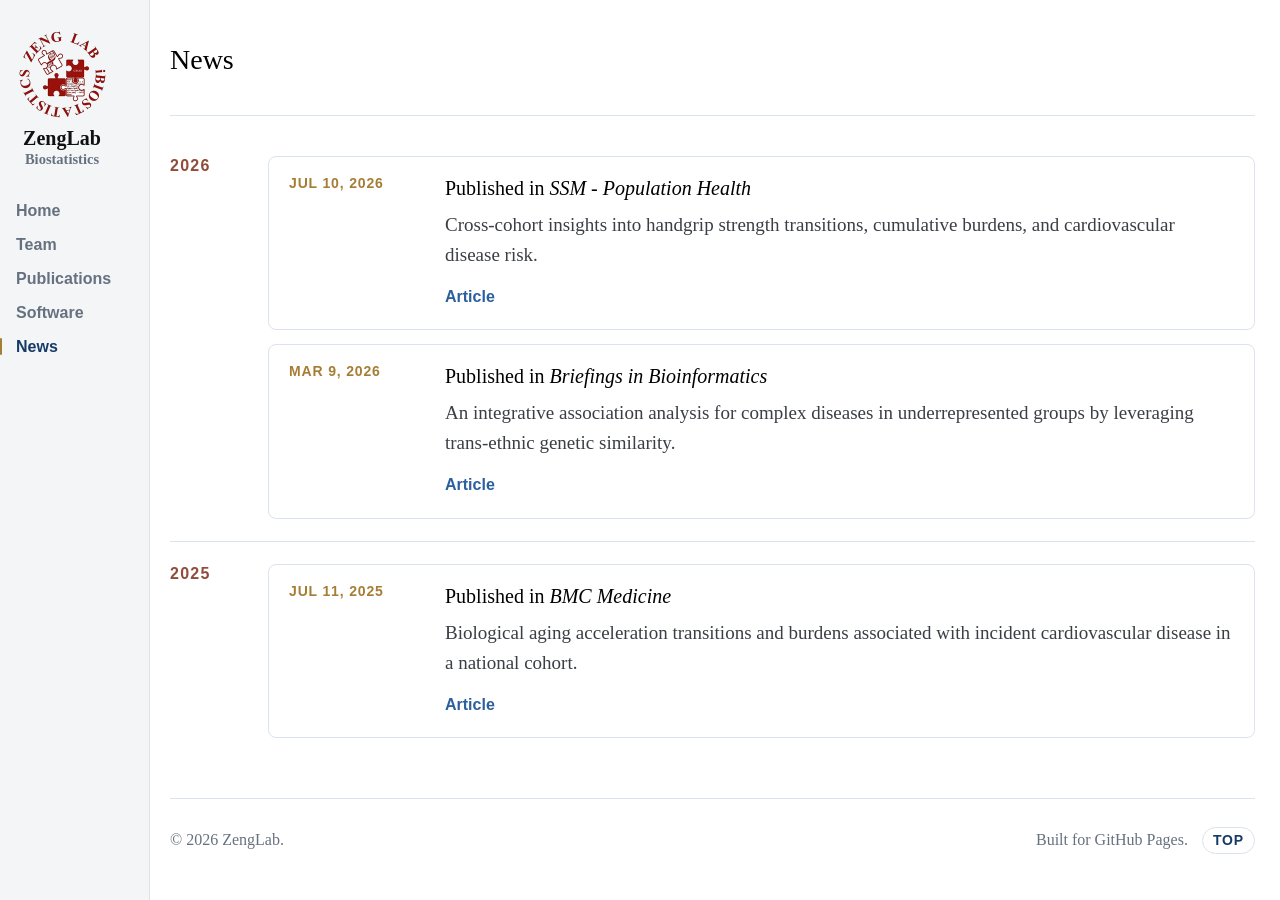
<file: news.html>
﻿<!DOCTYPE html>
<html lang="en">
<head>
  <meta charset="utf-8">
  <meta name="viewport" content="width=device-width, initial-scale=1">
  <meta name="description" content="Recent news from ZengLab, including new publications and research updates.">
  <title>ZengLab | News</title>
  <link rel="icon" href="assets/logo-zenglab-favicon.png" type="image/png">
  <link rel="preload" href="assets/logo-zenglab-loader.png" as="image">
  <link rel="preload" href="assets/logo-zenglab-web.png" as="image">
  <link rel="stylesheet" href="styles.css">
</head>
<body id="top">
  <div class="launch-screen" role="status" aria-label="Loading ZengLab">
    <div class="launch-stack">
      <div class="launch-mark" aria-hidden="true">
        <img src="assets/logo-zenglab-loader.png" alt="" width="72" height="72" decoding="async" fetchpriority="high">
      </div>
      <div class="launch-copy">
        <p class="launch-kicker">Loading</p>
        <div class="launch-title">ZengLab</div>
        <p class="launch-subtitle">Biostatistics and population health</p>
      </div>
      <div class="launch-bar" aria-hidden="true"><span></span></div>
    </div>
  </div>
  <header class="site-header">
    <a class="brand" href="index.html" aria-label="ZengLab home">
      <span class="brand-mark" aria-hidden="true"><img src="assets/logo-zenglab-web.png" alt="" width="46" height="46" decoding="async" fetchpriority="high"></span>
      <span class="brand-text">
        <strong>ZengLab</strong>
        <small>Biostatistics</small>
      </span>
    </a>
    <nav class="nav" aria-label="Primary navigation">
      <a href="index.html">Home</a>
      <a href="team.html">Team</a>
      <a href="publications.html">Publications</a>
      <a href="software.html">Software</a>
      <a class="active" href="news.html">News</a>
    </nav>
  </header>

  <main class="news-page">
    <section class="news-intro">
      <h1 class="page-title">News</h1>
    </section>

    <section class="news-archive" aria-label="Lab news">
      <div class="news-year-block">
        <h2 class="news-year">2026</h2>
        <div class="news-list">
          <article class="news-entry">
            <time datetime="2026-07-10">Jul 10, 2026</time>
            <div>
              <h3>Published in <em>SSM - Population Health</em></h3>
              <p>Cross-cohort insights into handgrip strength transitions, cumulative burdens, and cardiovascular disease risk.</p>
              <a href="https://doi.org/10.1016/j.ssmph.2026.101946" target="_blank" rel="noopener">Article</a>
            </div>
          </article>

          <article class="news-entry">
            <time datetime="2026-03-09">Mar 9, 2026</time>
            <div>
              <h3>Published in <em>Briefings in Bioinformatics</em></h3>
              <p>An integrative association analysis for complex diseases in underrepresented groups by leveraging trans-ethnic genetic similarity.</p>
              <a href="https://doi.org/10.1093/bib/bbag103" target="_blank" rel="noopener">Article</a>
            </div>
          </article>
        </div>
      </div>

      <div class="news-year-block">
        <h2 class="news-year">2025</h2>
        <div class="news-list">
          <article class="news-entry">
            <time datetime="2025-07-11">Jul 11, 2025</time>
            <div>
              <h3>Published in <em>BMC Medicine</em></h3>
              <p>Biological aging acceleration transitions and burdens associated with incident cardiovascular disease in a national cohort.</p>
              <a href="https://doi.org/10.1186/s12916-025-04177-w" target="_blank" rel="noopener">Article</a>
            </div>
          </article>
        </div>
      </div>
    </section>
  </main>

  <footer class="site-footer">
    <span>&copy; 2026 ZengLab.</span>
    <span class="footer-links">
      <span>Built for GitHub Pages.</span>
      <a class="back-to-top" href="#top">Top</a>
    </span>
  </footer>
</body>
</html>
</file>
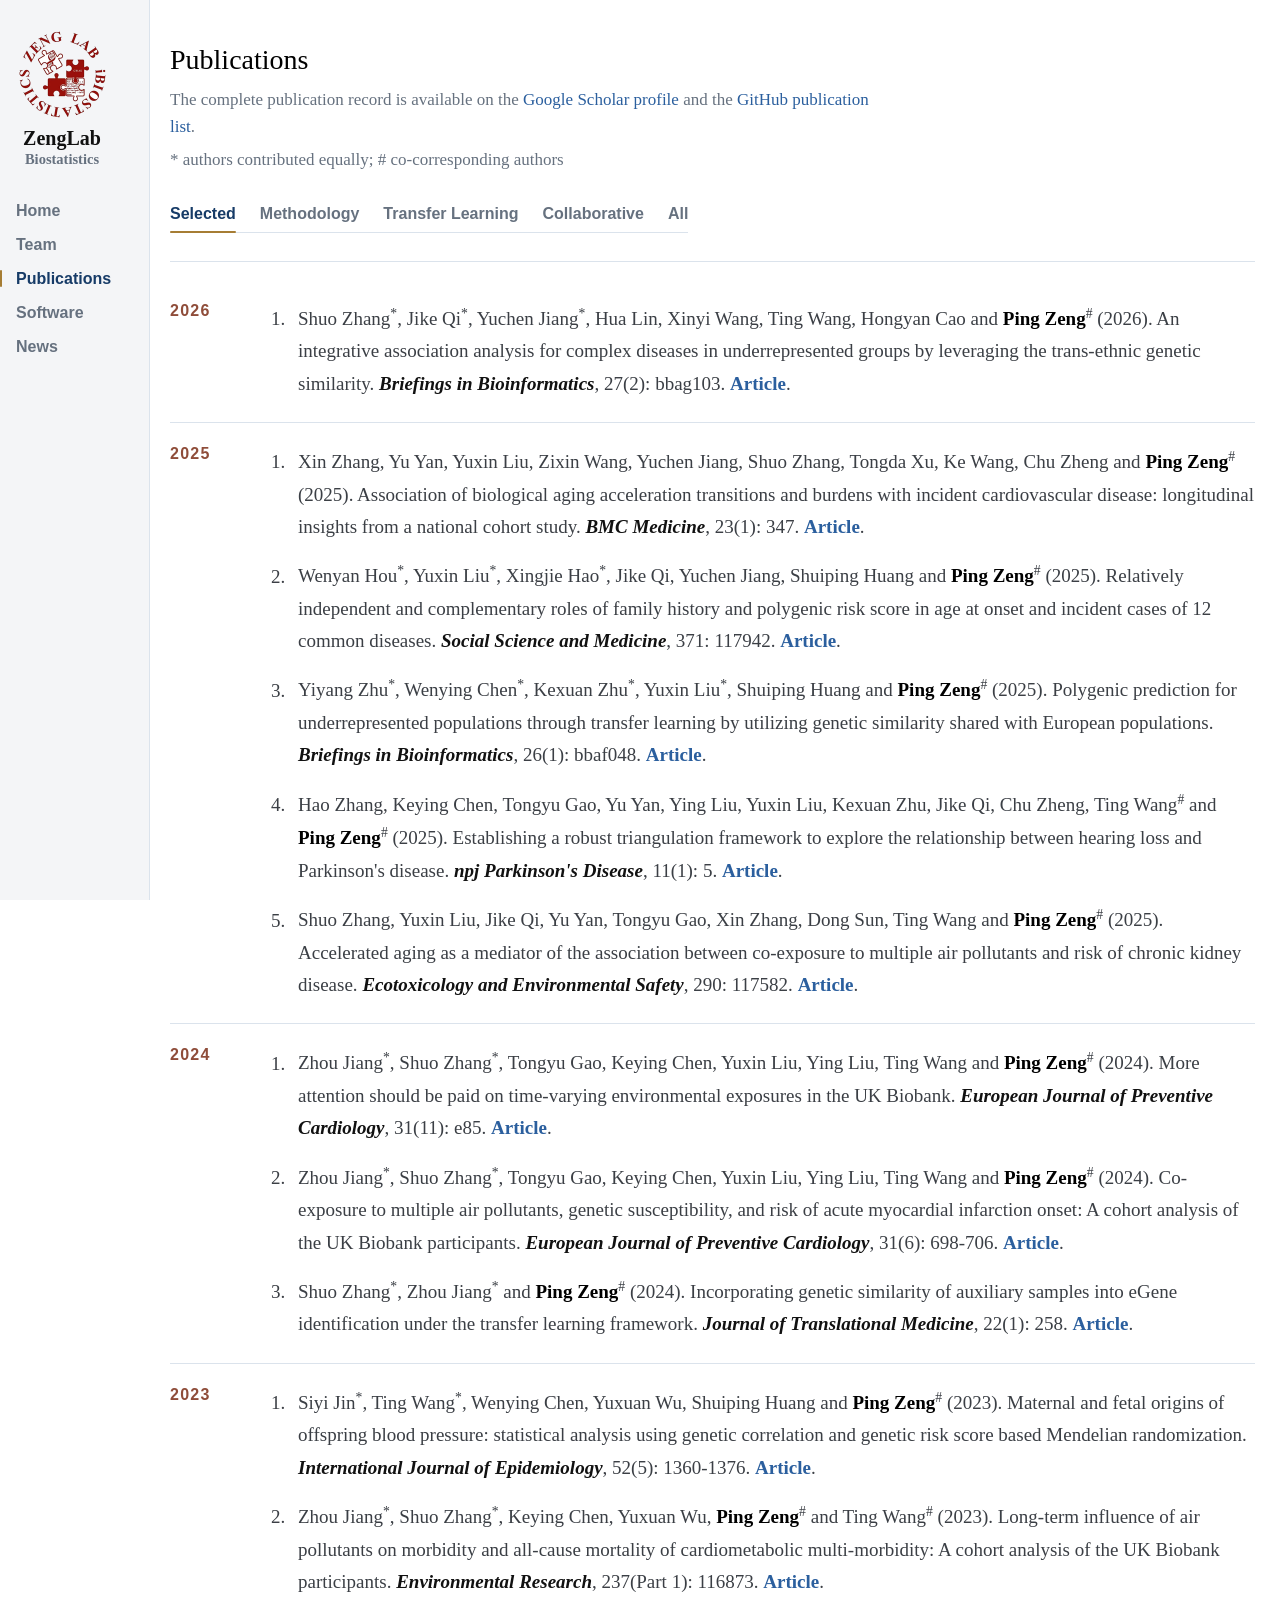
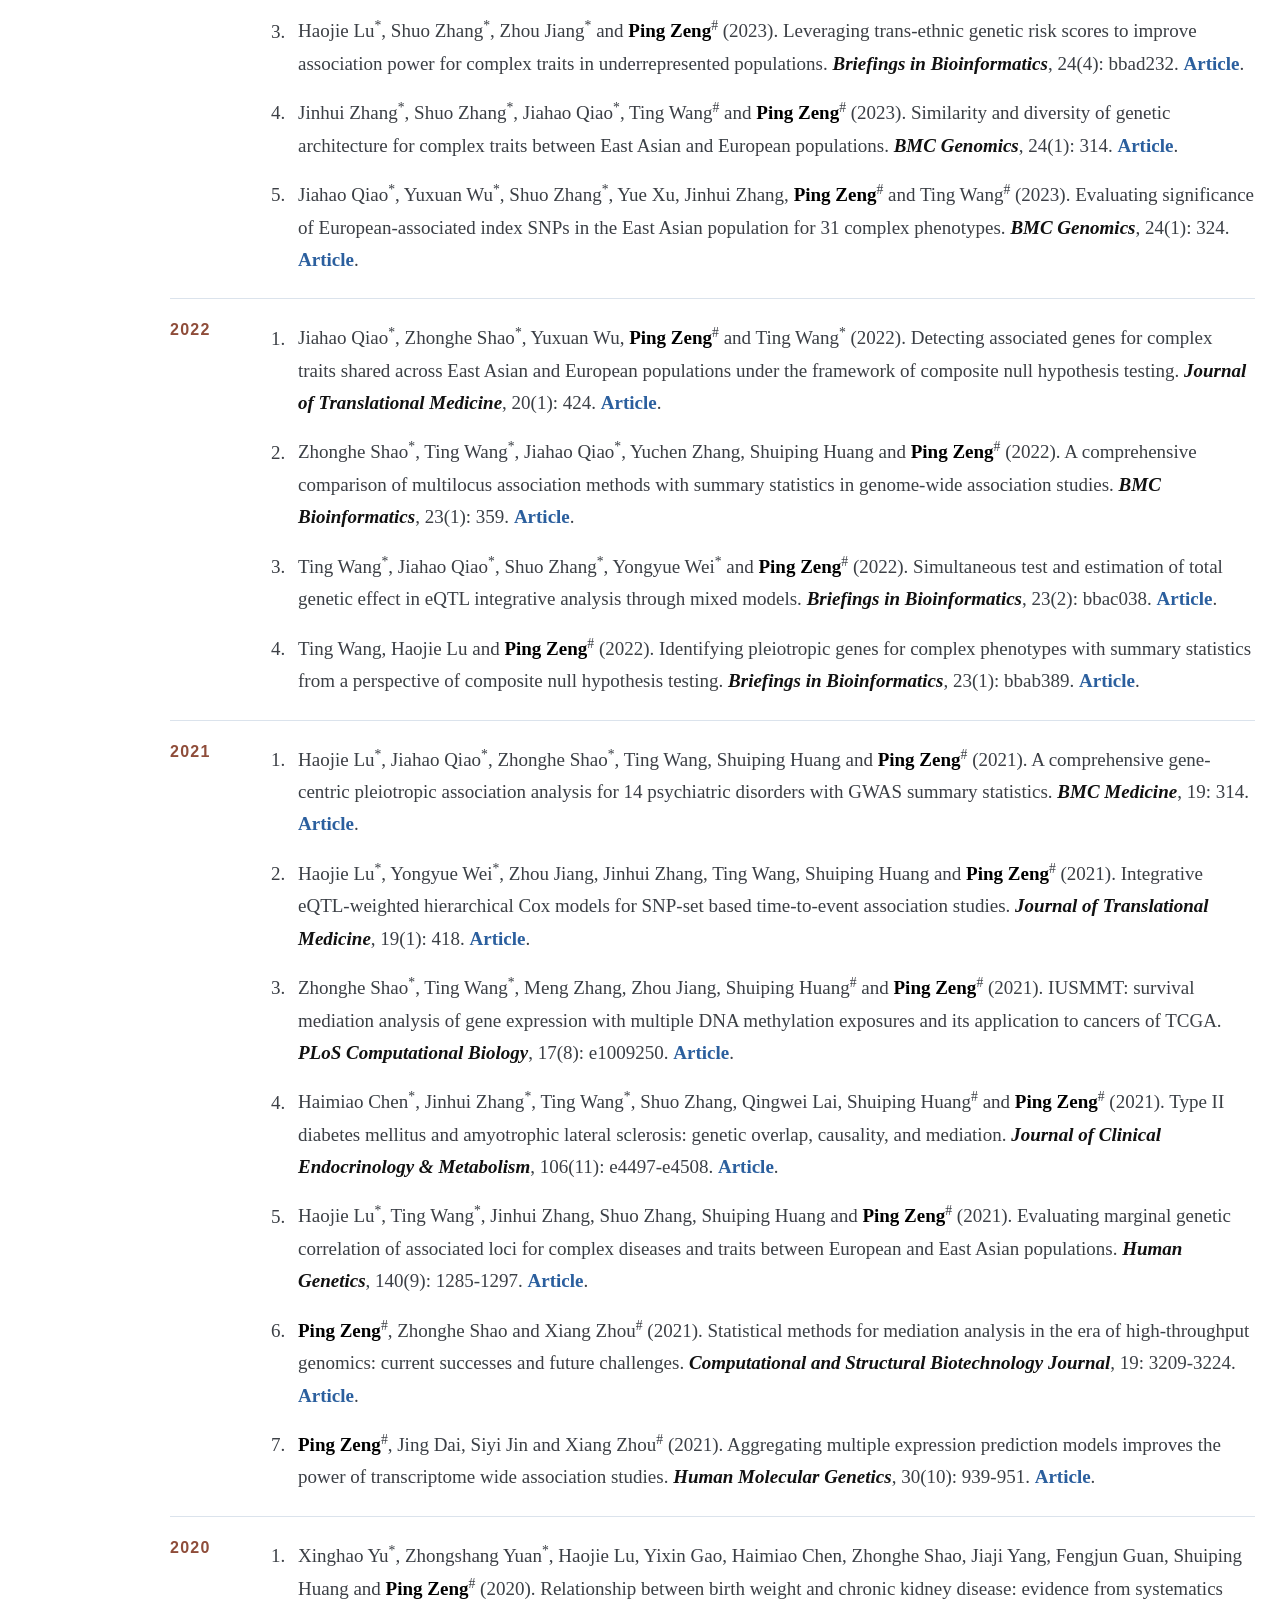
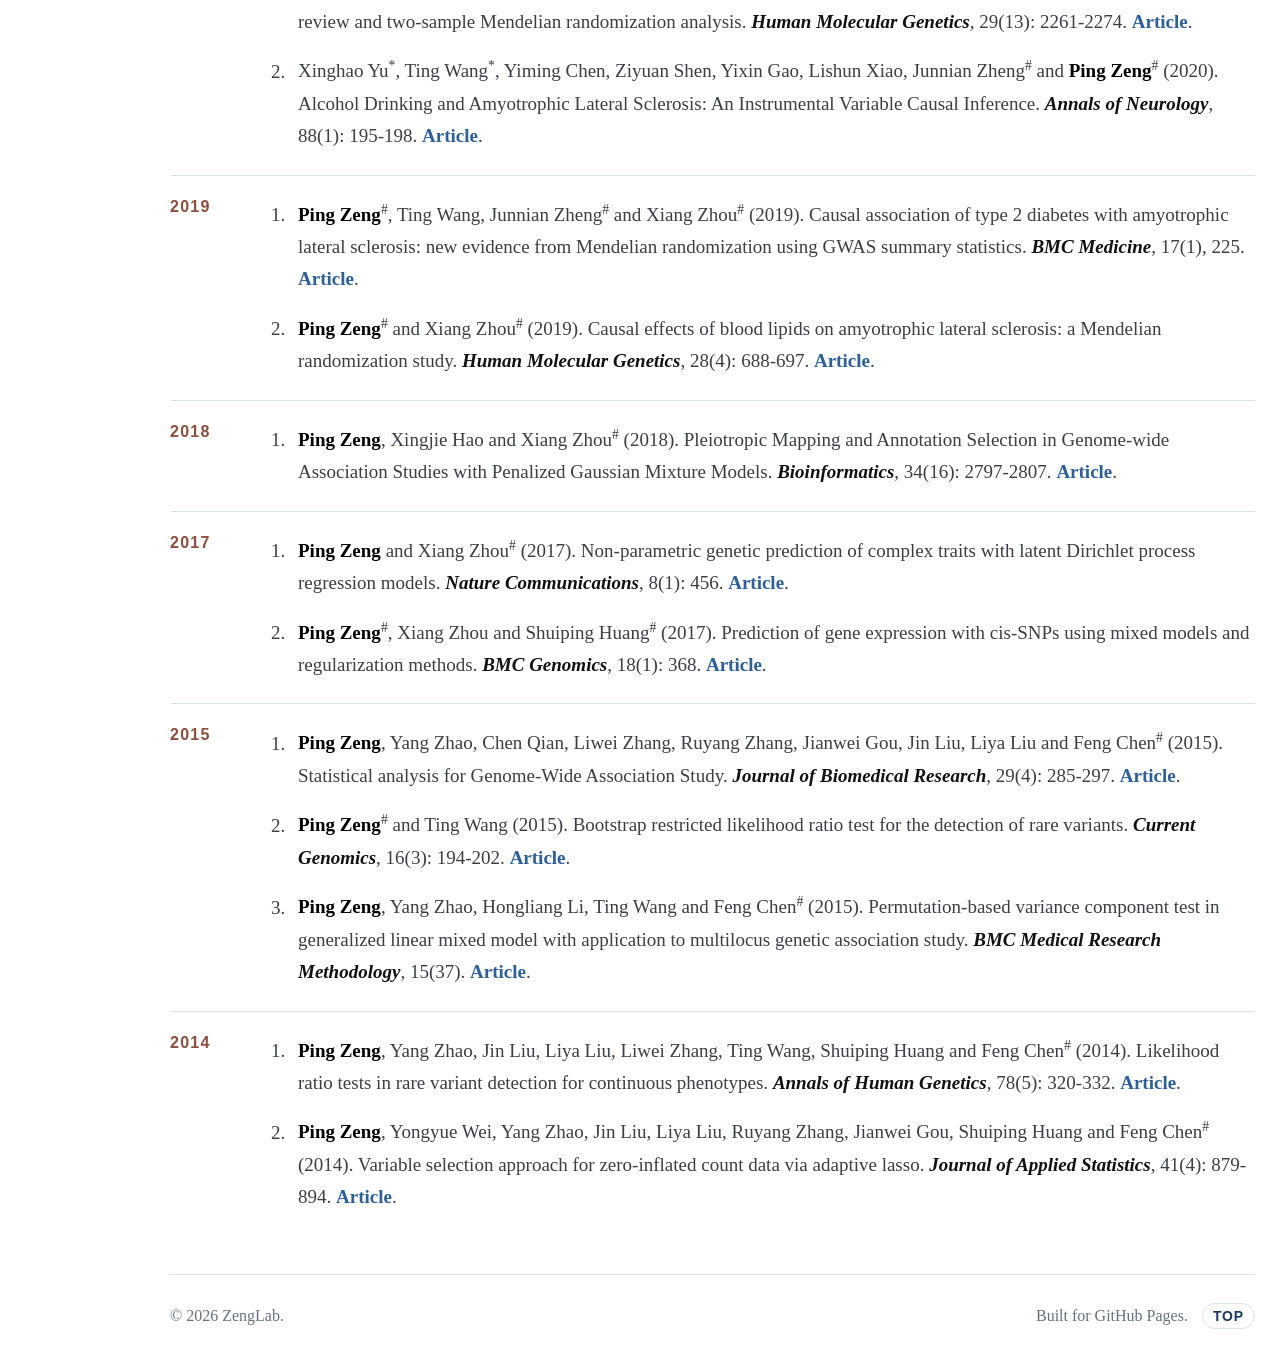
<file: publications.html>
<!DOCTYPE html>
<html lang="en">
<head>
  <meta charset="utf-8">
  <meta name="viewport" content="width=device-width, initial-scale=1">
  <meta name="description" content="Selected, collaborative, and complete publications from ZengLab in statistical genetics, epidemiology, and biomedical data science.">
  <title>ZengLab | Publications</title>
  <link rel="icon" href="assets/logo-zenglab-favicon.png" type="image/png">
  <link rel="preload" href="assets/logo-zenglab-loader.png" as="image">
  <link rel="preload" href="assets/logo-zenglab-web.png" as="image">
  <link rel="stylesheet" href="styles.css">
</head>
<body id="top">
  <div class="launch-screen" role="status" aria-label="Loading ZengLab">
    <div class="launch-stack">
      <div class="launch-mark" aria-hidden="true">
        <img src="assets/logo-zenglab-loader.png" alt="" width="72" height="72" decoding="async" fetchpriority="high">
      </div>
      <div class="launch-copy">
        <p class="launch-kicker">Loading</p>
        <div class="launch-title">ZengLab</div>
        <p class="launch-subtitle">Biostatistics and population health</p>
      </div>
      <div class="launch-bar" aria-hidden="true"><span></span></div>
    </div>
  </div>
  <header class="site-header">
    <a class="brand" href="index.html" aria-label="ZengLab home">
      <span class="brand-mark" aria-hidden="true"><img src="assets/logo-zenglab-web.png" alt="" width="46" height="46" decoding="async" fetchpriority="high"></span>
      <span class="brand-text">
        <strong>ZengLab</strong>
        <small>Biostatistics</small>
      </span>
    </a>
    <nav class="nav" aria-label="Primary navigation">
      <a href="index.html">Home</a>
      <a href="team.html">Team</a>
      <a class="active" href="publications.html">Publications</a>
      <a href="software.html">Software</a>
      <a href="news.html">News</a>
    </nav>
  </header>

  <main class="publications-page">
    <section class="publications-intro">
      <h1 class="page-title">Publications</h1>
      <p class="publication-note">
        The complete publication record is available on the
        <a href="https://scholar.google.com/citations?user=GankdrwAAAAJ&amp;hl=en" target="_blank" rel="noopener">Google Scholar profile</a>
        and the
        <a href="https://github.com/biostatpzeng/pingzeng/blob/master/publications/English%20publications.md" target="_blank" rel="noopener">GitHub publication list</a>.
      </p>
      <p class="publication-note">* authors contributed equally; # co-corresponding authors</p>
      <div class="publication-tabs" role="tablist" aria-label="Publication categories">
        <button class="publication-tab active" id="tab-selected-publications" type="button" role="tab" aria-selected="true" aria-controls="selected-publications" data-target="selected-publications">Selected</button>
        <button class="publication-tab" id="tab-methodology-publications" type="button" role="tab" aria-selected="false" aria-controls="methodology-publications" data-target="methodology-publications">Methodology</button>
        <button class="publication-tab" id="tab-transfer-learning-publications" type="button" role="tab" aria-selected="false" aria-controls="transfer-learning-publications" data-target="transfer-learning-publications">Transfer Learning</button>
        <button class="publication-tab" id="tab-collaborative-publications" type="button" role="tab" aria-selected="false" aria-controls="collaborative-publications" data-target="collaborative-publications">Collaborative</button>
        <button class="publication-tab" id="tab-all-publications" type="button" role="tab" aria-selected="false" aria-controls="all-publications" data-target="all-publications">All</button>
      </div>
    </section>

    <section class="publication-section publication-panel" id="selected-publications" role="tabpanel" aria-labelledby="tab-selected-publications" aria-hidden="false">
      <div class="pub-year-block">
        <h2 class="pub-year">2026</h2>
        <ol class="publication-list">
          <li>Shuo Zhang<sup>*</sup>, Jike Qi<sup>*</sup>, Yuchen Jiang<sup>*</sup>, Hua Lin, Xinyi Wang, Ting Wang, Hongyan Cao and <strong>Ping Zeng</strong><sup>#</sup> (2026). An integrative association analysis for complex diseases in underrepresented groups by leveraging the trans-ethnic genetic similarity. <em>Briefings in Bioinformatics</em>, 27(2): bbag103. <a class="pub-link" href="https://academic.oup.com/bib/article/27/2/bbag103/8512410" target="_blank" rel="noopener">Article</a>.</li>
        </ol>
      </div>
      <div class="pub-year-block">
        <h2 class="pub-year">2025</h2>
        <ol class="publication-list">
          <li>Xin Zhang, Yu Yan, Yuxin Liu, Zixin Wang, Yuchen Jiang, Shuo Zhang, Tongda Xu, Ke Wang, Chu Zheng and <strong>Ping Zeng</strong><sup>#</sup> (2025). Association of biological aging acceleration transitions and burdens with incident cardiovascular disease: longitudinal insights from a national cohort study. <em>BMC Medicine</em>, 23(1): 347. <a class="pub-link" href="https://bmcmedicine.biomedcentral.com/articles/10.1186/s12916-025-04177-w" target="_blank" rel="noopener">Article</a>.</li>
          <li>Wenyan Hou<sup>*</sup>, Yuxin Liu<sup>*</sup>, Xingjie Hao<sup>*</sup>, Jike Qi, Yuchen Jiang, Shuiping Huang and <strong>Ping Zeng</strong><sup>#</sup> (2025). Relatively independent and complementary roles of family history and polygenic risk score in age at onset and incident cases of 12 common diseases. <em>Social Science and Medicine</em>, 371: 117942. <a class="pub-link" href="https://www.sciencedirect.com/science/article/pii/S0277953625002710#:~:text=We%20here%20investigated%20the%20impacts%20of%20FH%20and,well%20as%20their%20clinical%20value%20in%20risk%20prediction." target="_blank" rel="noopener">Article</a>.</li>
          <li>Yiyang Zhu<sup>*</sup>, Wenying Chen<sup>*</sup>, Kexuan Zhu<sup>*</sup>, Yuxin Liu<sup>*</sup>, Shuiping Huang and <strong>Ping Zeng</strong><sup>#</sup> (2025). Polygenic prediction for underrepresented populations through transfer learning by utilizing genetic similarity shared with European populations. <em>Briefings in Bioinformatics</em>, 26(1): bbaf048. <a class="pub-link" href="https://academic.oup.com/bib/article/26/1/bbaf048/7999071" target="_blank" rel="noopener">Article</a>.</li>
          <li>Hao Zhang, Keying Chen, Tongyu Gao, Yu Yan, Ying Liu, Yuxin Liu, Kexuan Zhu, Jike Qi, Chu Zheng, Ting Wang<sup>#</sup> and <strong>Ping Zeng</strong><sup>#</sup> (2025). Establishing a robust triangulation framework to explore the relationship between hearing loss and Parkinson's disease. <em>npj Parkinson&#x27;s Disease</em>, 11(1): 5. <a class="pub-link" href="https://www.nature.com/articles/s41531-024-00861-5?utm_source=rct_congratemailt&amp;utm_medium=email&amp;utm_campaign=oa_20250103&amp;utm_content=10.1038/s41531-024-00861-5#citeas" target="_blank" rel="noopener">Article</a>.</li>
          <li>Shuo Zhang, Yuxin Liu, Jike Qi, Yu Yan, Tongyu Gao, Xin Zhang, Dong Sun, Ting Wang and <strong>Ping Zeng</strong><sup>#</sup> (2025). Accelerated aging as a mediator of the association between co-exposure to multiple air pollutants and risk of chronic kidney disease. <em>Ecotoxicology and Environmental Safety</em>, 290: 117582. <a class="pub-link" href="https://www.sciencedirect.com/science/article/pii/S0147651324016580" target="_blank" rel="noopener">Article</a>.</li>
        </ol>
      </div>
      <div class="pub-year-block">
        <h2 class="pub-year">2024</h2>
        <ol class="publication-list">
          <li>Zhou Jiang<sup>*</sup>, Shuo Zhang<sup>*</sup>, Tongyu Gao, Keying Chen, Yuxin Liu, Ying Liu, Ting Wang and <strong>Ping Zeng</strong><sup>#</sup> (2024). More attention should be paid on time-varying environmental exposures in the UK Biobank. <em>European Journal of Preventive Cardiology</em>, 31(11): e85. <a class="pub-link" href="https://academic.oup.com/eurjpc/article-abstract/31/11/e85/7670371?utm_source=etoc&amp;utm_campaign=eurjpc&amp;utm_medium=email#" target="_blank" rel="noopener">Article</a>.</li>
          <li>Zhou Jiang<sup>*</sup>, Shuo Zhang<sup>*</sup>, Tongyu Gao, Keying Chen, Yuxin Liu, Ying Liu, Ting Wang and <strong>Ping Zeng</strong><sup>#</sup> (2024). Co-exposure to multiple air pollutants, genetic susceptibility, and risk of acute myocardial infarction onset: A cohort analysis of the UK Biobank participants. <em>European Journal of Preventive Cardiology</em>, 31(6): 698-706. <a class="pub-link" href="https://academic.oup.com/eurjpc/article-abstract/31/6/698/7470718?redirectedFrom=fulltext" target="_blank" rel="noopener">Article</a>.</li>
          <li>Shuo Zhang<sup>*</sup>, Zhou Jiang<sup>*</sup> and <strong>Ping Zeng</strong><sup>#</sup> (2024). Incorporating genetic similarity of auxiliary samples into eGene identification under the transfer learning framework. <em>Journal of Translational Medicine</em>, 22(1): 258. <a class="pub-link" href="https://translational-medicine.biomedcentral.com/articles/10.1186/s12967-024-05053-6" target="_blank" rel="noopener">Article</a>.</li>
        </ol>
      </div>
      <div class="pub-year-block">
        <h2 class="pub-year">2023</h2>
        <ol class="publication-list">
          <li>Siyi Jin<sup>*</sup>, Ting Wang<sup>*</sup>, Wenying Chen, Yuxuan Wu, Shuiping Huang and <strong>Ping Zeng</strong><sup>#</sup> (2023). Maternal and fetal origins of offspring blood pressure: statistical analysis using genetic correlation and genetic risk score based Mendelian randomization. <em>International Journal of Epidemiology</em>, 52(5): 1360-1376. <a class="pub-link" href="https://academic.oup.com/ije/advance-article-abstract/doi/10.1093/ije/dyad034/7082923?redirectedFrom=fulltext&amp;login=false" target="_blank" rel="noopener">Article</a>.</li>
          <li>Zhou Jiang<sup>*</sup>, Shuo Zhang<sup>*</sup>, Keying Chen, Yuxuan Wu, <strong>Ping Zeng</strong><sup>#</sup> and Ting Wang<sup>#</sup> (2023). Long-term influence of air pollutants on morbidity and all-cause mortality of cardiometabolic multi-morbidity: A cohort analysis of the UK Biobank participants. <em>Environmental Research</em>, 237(Part 1): 116873. <a class="pub-link" href="https://linkinghub.elsevier.com/retrieve/pii/S0013935123016778" target="_blank" rel="noopener">Article</a>.</li>
          <li>Haojie Lu<sup>*</sup>, Shuo Zhang<sup>*</sup>, Zhou Jiang<sup>*</sup> and <strong>Ping Zeng</strong><sup>#</sup> (2023). Leveraging trans-ethnic genetic risk scores to improve association power for complex traits in underrepresented populations. <em>Briefings in Bioinformatics</em>, 24(4): bbad232. <a class="pub-link" href="https://academic.oup.com/bib/article-abstract/24/4/bbad232/7199900?redirectedFrom=fulltext&amp;login=false" target="_blank" rel="noopener">Article</a>.</li>
          <li>Jinhui Zhang<sup>*</sup>, Shuo Zhang<sup>*</sup>, Jiahao Qiao<sup>*</sup>, Ting Wang<sup>#</sup> and <strong>Ping Zeng</strong><sup>#</sup> (2023). Similarity and diversity of genetic architecture for complex traits between East Asian and European populations.  <em>BMC Genomics</em>, 24(1): 314. <a class="pub-link" href="https://bmcgenomics.biomedcentral.com/articles/10.1186/s12864-023-09434-x" target="_blank" rel="noopener">Article</a>.</li>
          <li>Jiahao Qiao<sup>*</sup>, Yuxuan Wu<sup>*</sup>, Shuo Zhang<sup>*</sup>, Yue Xu, Jinhui Zhang, <strong>Ping Zeng</strong><sup>#</sup> and Ting Wang<sup>#</sup> (2023). Evaluating significance of European-associated index SNPs in the East Asian population for 31 complex phenotypes. <em>BMC Genomics</em>, 24(1): 324. <a class="pub-link" href="https://bmcgenomics.biomedcentral.com/articles/10.1186/s12864-023-09425-y" target="_blank" rel="noopener">Article</a>.</li>
        </ol>
      </div>
      <div class="pub-year-block">
        <h2 class="pub-year">2022</h2>
        <ol class="publication-list">
          <li>Jiahao Qiao<sup>*</sup>, Zhonghe Shao<sup>*</sup>, Yuxuan Wu, <strong>Ping Zeng</strong><sup>#</sup> and Ting Wang<sup>*</sup> (2022). Detecting associated genes for complex traits shared across East Asian and European populations  under the framework of composite null hypothesis testing. <em>Journal of Translational Medicine</em>, 20(1): 424. <a class="pub-link" href="https://translational-medicine.biomedcentral.com/articles/10.1186/s12967-022-03637-8" target="_blank" rel="noopener">Article</a>.</li>
          <li>Zhonghe Shao<sup>*</sup>, Ting Wang<sup>*</sup>, Jiahao Qiao<sup>*</sup>, Yuchen Zhang, Shuiping Huang and <strong>Ping Zeng</strong><sup>#</sup> (2022). A comprehensive comparison of multilocus association methods with summary statistics in genome-wide association studies. <em>BMC Bioinformatics</em>, 23(1): 359. <a class="pub-link" href="https://bmcbioinformatics.biomedcentral.com/articles/10.1186/s12859-022-04897-3" target="_blank" rel="noopener">Article</a>.</li>
          <li>Ting Wang<sup>*</sup>, Jiahao Qiao<sup>*</sup>, Shuo Zhang<sup>*</sup>, Yongyue Wei<sup>*</sup> and <strong>Ping Zeng</strong><sup>#</sup> (2022). Simultaneous test and estimation of total genetic effect in eQTL integrative analysis through mixed models. <em>Briefings in Bioinformatics</em>, 23(2): bbac038. <a class="pub-link" href="https://academic.oup.com/bib/advance-article-abstract/doi/10.1093/bib/bbac038/6535679?redirectedFrom=fulltext" target="_blank" rel="noopener">Article</a>.</li>
          <li>Ting Wang, Haojie Lu and <strong>Ping Zeng</strong><sup>#</sup> (2022). Identifying pleiotropic genes for complex phenotypes with summary statistics from a perspective of composite null hypothesis testing. <em>Briefings in Bioinformatics</em>, 23(1): bbab389. <a class="pub-link" href="https://academic.oup.com/bib/advance-article-abstract/doi/10.1093/bib/bbab389/6375058?redirectedFrom=fulltext" target="_blank" rel="noopener">Article</a>.</li>
        </ol>
      </div>
      <div class="pub-year-block">
        <h2 class="pub-year">2021</h2>
        <ol class="publication-list">
          <li>Haojie Lu<sup>*</sup>, Jiahao Qiao<sup>*</sup>, Zhonghe Shao<sup>*</sup>, Ting Wang, Shuiping Huang and <strong>Ping Zeng</strong><sup>#</sup> (2021). A comprehensive gene-centric pleiotropic association analysis for 14 psychiatric disorders with GWAS summary statistics. <em>BMC Medicine</em>, 19: 314. <a class="pub-link" href="https://bmcmedicine.biomedcentral.com/articles/10.1186/s12916-021-02186-z#citeas" target="_blank" rel="noopener">Article</a>.</li>
          <li>Haojie Lu<sup>*</sup>, Yongyue Wei<sup>*</sup>, Zhou Jiang, Jinhui Zhang, Ting Wang, Shuiping Huang and <strong>Ping Zeng</strong><sup>#</sup> (2021). Integrative eQTL-weighted hierarchical Cox models for SNP-set based time-to-event association studies. <em>Journal of Translational Medicine</em>, 19(1): 418. <a class="pub-link" href="https://translational-medicine.biomedcentral.com/articles/10.1186/s12967-021-03090-z" target="_blank" rel="noopener">Article</a>.</li>
          <li>Zhonghe Shao<sup>*</sup>, Ting Wang<sup>*</sup>, Meng Zhang, Zhou Jiang, Shuiping Huang<sup>#</sup> and <strong>Ping Zeng</strong><sup>#</sup> (2021). IUSMMT: survival mediation analysis of gene expression with multiple DNA methylation exposures and its application to cancers of TCGA. <em>PLoS Computational Biology</em>, 17(8): e1009250. <a class="pub-link" href="https://journals.plos.org/ploscompbiol/article?id=10.1371/journal.pcbi.1009250" target="_blank" rel="noopener">Article</a>.</li>
          <li>Haimiao Chen<sup>*</sup>, Jinhui Zhang<sup>*</sup>, Ting Wang<sup>*</sup>, Shuo Zhang, Qingwei Lai, Shuiping Huang<sup>#</sup> and <strong>Ping Zeng</strong><sup>#</sup> (2021). Type II diabetes mellitus and amyotrophic lateral sclerosis: genetic overlap, causality, and mediation. <em>Journal of Clinical Endocrinology &amp; Metabolism</em>, 106(11): e4497-e4508. <a class="pub-link" href="https://academic.oup.com/jcem/advance-article-abstract/doi/10.1210/clinem/dgab465/6309609?redirectedFrom=fulltext" target="_blank" rel="noopener">Article</a>.</li>
          <li>Haojie Lu<sup>*</sup>, Ting Wang<sup>*</sup>, Jinhui Zhang, Shuo Zhang, Shuiping Huang and <strong>Ping Zeng</strong><sup>#</sup> (2021). Evaluating marginal genetic correlation of associated loci for complex diseases and traits between European and East Asian populations. <em>Human Genetics</em>, 140(9): 1285-1297. <a class="pub-link" href="https://link.springer.com/article/10.1007%2Fs00439-021-02299-8" target="_blank" rel="noopener">Article</a>.</li>
          <li><strong>Ping Zeng</strong><sup>#</sup>, Zhonghe Shao and Xiang Zhou<sup>#</sup> (2021). Statistical methods for mediation analysis in the era of high-throughput genomics: current successes and future challenges. <em>Computational and Structural Biotechnology Journal</em>, 19: 3209-3224. <a class="pub-link" href="https://www.sciencedirect.com/science/article/pii/S2001037021002233?via%3Dihub" target="_blank" rel="noopener">Article</a>.</li>
          <li><strong>Ping Zeng</strong><sup>#</sup>, Jing Dai, Siyi Jin and Xiang Zhou<sup>#</sup> (2021). Aggregating multiple expression prediction models improves the power of transcriptome wide association studies. <em>Human Molecular Genetics</em>, 30(10): 939-951. <a class="pub-link" href="https://academic.oup.com/hmg/article-abstract/30/10/939/6145951?redirectedFrom=fulltext" target="_blank" rel="noopener">Article</a>.</li>
        </ol>
      </div>
      <div class="pub-year-block">
        <h2 class="pub-year">2020</h2>
        <ol class="publication-list">
          <li>Xinghao Yu<sup>*</sup>, Zhongshang Yuan<sup>*</sup>, Haojie Lu, Yixin Gao, Haimiao Chen, Zhonghe Shao, Jiaji Yang, Fengjun Guan, Shuiping Huang and <strong>Ping Zeng</strong><sup>#</sup> (2020). Relationship between birth weight and chronic kidney disease: evidence from systematics review and two-sample Mendelian randomization analysis. <em>Human Molecular Genetics</em>, 29(13): 2261-2274. <a class="pub-link" href="https://academic.oup.com/hmg/article-abstract/29/13/2261/5824309?redirectedFrom=fulltext" target="_blank" rel="noopener">Article</a>.</li>
          <li>Xinghao Yu<sup>*</sup>, Ting Wang<sup>*</sup>, Yiming Chen, Ziyuan Shen, Yixin Gao, Lishun Xiao, Junnian Zheng<sup>#</sup> and <strong>Ping Zeng</strong><sup>#</sup> (2020). Alcohol Drinking and Amyotrophic Lateral Sclerosis: An Instrumental Variable Causal Inference. <em>Annals of Neurology</em>, 88(1): 195-198. <a class="pub-link" href="https://onlinelibrary.wiley.com/doi/full/10.1002/ana.25721" target="_blank" rel="noopener">Article</a>.</li>
        </ol>
      </div>
      <div class="pub-year-block">
        <h2 class="pub-year">2019</h2>
        <ol class="publication-list">
          <li><strong>Ping Zeng</strong><sup>#</sup>, Ting Wang, Junnian Zheng<sup>#</sup> and Xiang Zhou<sup>#</sup> (2019). Causal association of type 2 diabetes with amyotrophic lateral sclerosis: new evidence from Mendelian randomization using GWAS summary statistics. <em>BMC Medicine</em>, 17(1), 225. <a class="pub-link" href="https://bmcmedicine.biomedcentral.com/articles/10.1186/s12916-019-1448-9" target="_blank" rel="noopener">Article</a>.</li>
          <li><strong>Ping Zeng</strong><sup>#</sup> and Xiang Zhou<sup>#</sup> (2019). Causal effects of blood lipids on amyotrophic lateral sclerosis: a Mendelian randomization study. <em>Human Molecular Genetics</em>, 28(4): 688-697. <a class="pub-link" href="https://www.ncbi.nlm.nih.gov/pubmed/30445611" target="_blank" rel="noopener">Article</a>.</li>
        </ol>
      </div>
      <div class="pub-year-block">
        <h2 class="pub-year">2018</h2>
        <ol class="publication-list">
          <li><strong>Ping Zeng</strong>, Xingjie Hao and Xiang Zhou<sup>#</sup> (2018). Pleiotropic Mapping and Annotation Selection in Genome-wide Association Studies with Penalized Gaussian Mixture Models. <em>Bioinformatics</em>, 34(16): 2797-2807. <a class="pub-link" href="https://academic.oup.com/bioinformatics/advance-article-abstract/doi/10.1093/bioinformatics/bty204/4960046?redirectedFrom=fulltext" target="_blank" rel="noopener">Article</a>.</li>
        </ol>
      </div>
      <div class="pub-year-block">
        <h2 class="pub-year">2017</h2>
        <ol class="publication-list">
          <li><strong>Ping Zeng</strong> and Xiang Zhou<sup>#</sup> (2017). Non-parametric genetic prediction of complex traits with latent Dirichlet process regression models. <em>Nature Communications</em>, 8(1): 456. <a class="pub-link" href="https://www.nature.com/articles/s41467-017-00470-2?WT.feed_name=subjects_genetics" target="_blank" rel="noopener">Article</a>.</li>
          <li><strong>Ping Zeng</strong><sup>#</sup>, Xiang Zhou and Shuiping Huang<sup>#</sup> (2017). Prediction of gene expression with cis-SNPs using mixed models and regularization methods. <em>BMC Genomics</em>, 18(1): 368. <a class="pub-link" href="https://bmcgenomics.biomedcentral.com/articles/10.1186/s12864-017-3759-6" target="_blank" rel="noopener">Article</a>.</li>
        </ol>
      </div>
      <div class="pub-year-block">
        <h2 class="pub-year">2015</h2>
        <ol class="publication-list">
          <li><strong>Ping Zeng</strong>, Yang Zhao, Chen Qian, Liwei Zhang, Ruyang Zhang, Jianwei Gou, Jin Liu, Liya Liu and Feng Chen<sup>#</sup> (2015). Statistical analysis for Genome-Wide Association Study. <em>Journal of Biomedical Research</em>, 29(4): 285-297. <a class="pub-link" href="http://www.jbr-pub.org/ch/reader/view_abstract.aspx?file_no=JBR150403&amp;flag=1" target="_blank" rel="noopener">Article</a>.</li>
          <li><strong>Ping Zeng</strong><sup>#</sup> and Ting Wang (2015). Bootstrap restricted likelihood ratio test for the detection of rare variants. <em>Current Genomics</em>, 16(3): 194-202. <a class="pub-link" href="http://www.eurekaselect.com/129127" target="_blank" rel="noopener">Article</a>.</li>
          <li><strong>Ping Zeng</strong>, Yang Zhao, Hongliang Li, Ting Wang and Feng Chen<sup>#</sup> (2015). Permutation-based variance component test in generalized linear mixed model with application to multilocus genetic association study. <em>BMC Medical Research Methodology</em>, 15(37). <a class="pub-link" href="https://bmcmedresmethodol.biomedcentral.com/articles/10.1186/s12874-015-0030-1" target="_blank" rel="noopener">Article</a>.</li>
        </ol>
      </div>
      <div class="pub-year-block">
        <h2 class="pub-year">2014</h2>
        <ol class="publication-list">
          <li><strong>Ping Zeng</strong>, Yang Zhao, Jin Liu, Liya Liu, Liwei Zhang, Ting Wang, Shuiping Huang and Feng Chen<sup>#</sup> (2014). Likelihood ratio tests in rare variant detection for continuous phenotypes. <em>Annals of Human Genetics</em>, 78(5): 320-332. <a class="pub-link" href="http://onlinelibrary.wiley.com/doi/10.1111/ahg.12071/full" target="_blank" rel="noopener">Article</a>.</li>
          <li><strong>Ping Zeng</strong>, Yongyue Wei, Yang Zhao, Jin Liu, Liya Liu, Ruyang Zhang, Jianwei Gou, Shuiping Huang and Feng Chen<sup>#</sup> (2014). Variable selection approach for zero-inflated count data via adaptive lasso. <em>Journal of Applied Statistics</em>, 41(4): 879-894. <a class="pub-link" href="http://www.tandfonline.com/doi/abs/10.1080/02664763.2013.858672" target="_blank" rel="noopener">Article</a>.</li>
        </ol>
      </div>
    </section>

    <section class="publication-section publication-panel" id="methodology-publications" role="tabpanel" aria-labelledby="tab-methodology-publications" aria-hidden="true" hidden></section>

    <section class="publication-section publication-panel" id="transfer-learning-publications" role="tabpanel" aria-labelledby="tab-transfer-learning-publications" aria-hidden="true" hidden></section>

    <section class="publication-section publication-panel" id="collaborative-publications" role="tabpanel" aria-labelledby="tab-collaborative-publications" aria-hidden="true" hidden>
      <div class="pub-year-block">
        <h2 class="pub-year">2024</h2>
        <ol class="publication-list">
          <li>Shuo Zhang<sup>*</sup>, Hongyan Cao<sup>*</sup>, Keying Chen, Tongyu Gao, Huashuo Zhao, Chu Zheng, Ting Wang, <strong>Ping Zeng</strong><sup>#</sup> and Ke Wang<sup>#</sup> (2024). Joint exposure to various ambient air pollutants, genetic susceptibility and incident dementia: a prospective analysis in the UK Biobank cohort. <em>International Journal of Public Health</em>, 69: 1606868. <a class="pub-link" href="https://www.ssph-journal.org/articles/10.3389/ijph.2024.1606868/full?&amp;utm_source=Email_to_authors_&amp;utm_medium=Email&amp;utm_content=T1_11.5e1_author&amp;utm_campaign=Email_publication&amp;field=&amp;journalName=International_Journal_of_Public_Health&amp;id=1606868" target="_blank" rel="noopener">Article</a>.</li>
          <li>Meng Zhang<sup>*</sup>, Jiahao Qiao<sup>*</sup>, <strong>Ping Zeng</strong><sup>#</sup> and Zhuangzhuang Liu<sup>#</sup> (2024). Investigating the relationship between birthweight and breast cancer from a non-linear and mediation perspective. <em>Iranian Journal of Public Health</em>, 53(1): 187-197. <a class="pub-link" href="https://publish.kne-publishing.com/index.php/ijph/article/view/14695" target="_blank" rel="noopener">Article</a>.</li>
        </ol>
      </div>
      <div class="pub-year-block">
        <h2 class="pub-year">2023</h2>
        <ol class="publication-list">
          <li>Peilin Yu, Zhou Jiang, Chu Zheng, <strong>Ping Zeng</strong>, Lihong Huang<sup>#</sup>, Yingliang Jin<sup>#</sup> and Ke Wang<sup>#</sup> (2023). Variety ACEs and risk of developing anxiety, depression, or anxiety-depression co-morbidity: the 2006-2022 UK Biobank data. <em>Frontiers in Psychiatry</em>, 14: 1233981. <a class="pub-link" href="https://www.frontiersin.org/articles/10.3389/fpsyt.2023.1233981/full" target="_blank" rel="noopener">Article</a>.</li>
        </ol>
      </div>
      <div class="pub-year-block">
        <h2 class="pub-year">2022</h2>
        <ol class="publication-list">
          <li>Haibo Xu<sup>#</sup>, Xing Liu and <strong>Ping Zeng</strong> (2022). The Mediating Role of Social Support in the Relationship between Psychological Capital and Depression among Chinese Emergency Physicians. <em>Psychology Research and Behavior Management</em>, 15: 977-990. <a class="pub-link" href="https://www.dovepress.com/the-mediating-role-of-social-support-in-the-relationship-between-psych-peer-reviewed-fulltext-article-PRBM" target="_blank" rel="noopener">Article</a>.</li>
        </ol>
      </div>
      <div class="pub-year-block">
        <h2 class="pub-year">2021</h2>
        <ol class="publication-list">
          <li>Derui Yan, Mingjing Shen, Zixuan Du, Jianping Cao, Ye Tian, <strong>Ping Zeng</strong><sup>#</sup> and Zaixiang Tang<sup>#</sup> (2021). Developing ZNF Gene Signatures Predicting Radiosensitivity of Patients with Breast Cancer. <em>Journal of Oncology</em>, 9255494. <a class="pub-link" href="https://www.hindawi.com/journals/jo/2021/9255494/" target="_blank" rel="noopener">Article</a>.</li>
          <li>Xinghao Yu, Yongyue Wei, <strong>Ping Zeng</strong><sup>#</sup> and Shufeng Lei<sup>#</sup> (2021). Birth weight is positively associated with adult osteoporosis risk: observational and Mendelian randomization studies. <em>Journal of Bone and Mineral Research</em>, 36(8): 1469-1480. <a class="pub-link" href="https://asbmr.onlinelibrary.wiley.com/doi/10.1002/jbmr.4316" target="_blank" rel="noopener">Article</a>.</li>
          <li>Yanjun Wang, Ping Guo, Lu Liu, Yanan Zhang, <strong>Ping Zeng</strong><sup>#</sup> and Zhongshang Yuan<sup>#</sup> (2021). Mendelian randomization highlights the causal role of normal thyroid function on blood lipid profiles. <em>Endocrinology</em>, 162(5): bqab037. <a class="pub-link" href="https://doi.org/10.1210/endocr/bqab037" target="_blank" rel="noopener">Article</a>.</li>
          <li>Lu Liu, <strong>Ping Zeng</strong>, Fuzhong Xue, Zhongshang Yuan<sup>#</sup> and Xiang Zhou<sup>#</sup> (2021). Multi-trait transcriptome-wide association studies with probabilistic Mendelian randomization. <em>American Journal of Human Genetics</em>, 108(2): 240-256. <a class="pub-link" href="https://www.sciencedirect.com/science/article/abs/pii/S0002929720304420" target="_blank" rel="noopener">Article</a>.</li>
        </ol>
      </div>
      <div class="pub-year-block">
        <h2 class="pub-year">2020</h2>
        <ol class="publication-list">
          <li>Zhongshang Yuan, Huanhuan Zhu, <strong>Ping Zeng</strong>, Sheng Yang, Shiquan Sun, Can Yang, Jin Liu and Xiang Zhou<sup>#</sup> (2020). Testing and controlling for horizontal pleiotropy with the probabilistic Mendelian randomization in transcriptome-wide association studies. <em>Nature Communications</em>, 11(1): 3861. <a class="pub-link" href="https://www.nature.com/articles/s41467-020-17668-6" target="_blank" rel="noopener">Article</a>.</li>
          <li>Lu Liu<sup>*</sup>, <strong>Ping Zeng</strong><sup>*</sup>, Sheng Yang<sup>#</sup> and Zhongshang Yuan<sup>#</sup> (2020). Leveraging methylation to identify the potential causal genes on survival in lung adenocarcinoma and lung squamous cell carcinoma. <em>Oncology Letters</em>, 20(1): 193-200. <a class="pub-link" href="https://www.spandidos-publications.com/10.3892/ol.2020.11564/abstract" target="_blank" rel="noopener">Article</a>.</li>
        </ol>
      </div>
      <div class="pub-year-block">
        <h2 class="pub-year">2019</h2>
        <ol class="publication-list">
          <li>Xinghao Yu, Lishun Xiao, <strong>Ping Zeng</strong><sup>#</sup> and Shuiping Huang<sup>#</sup> (2019). Jackknife Model Averaging Prediction Methods for Complex Phenotypes with Gene Expression Levels by Integrating External Pathway Information. <em>Computational and Mathematical Methods in Medicine</em>, 2019: 8. <a class="pub-link" href="https://www.hindawi.com/journals/cmmm/2019/2807470/cta/" target="_blank" rel="noopener">Article</a>.</li>
        </ol>
      </div>
      <div class="pub-year-block">
        <h2 class="pub-year">2018</h2>
        <ol class="publication-list">
          <li>Xingjie Hao, <strong>Ping Zeng</strong>, Shujun Zhang and Xiang Zhou<sup>#</sup> (2018). Identifying and exploiting trait-relevant tissues with multiple functional annotations in genome-wide association studies. <em>PLoS Genetics</em>, 14(1): e1007186. <a class="pub-link" href="http://journals.plos.org/plosgenetics/article?id=10.1371/journal.pgen.1007186" target="_blank" rel="noopener">Article</a>.</li>
        </ol>
      </div>
      <div class="pub-year-block">
        <h2 class="pub-year">2017</h2>
        <ol class="publication-list">
          <li>Lorin Crawford<sup>#</sup>, <strong>Ping Zeng</strong>, Sayan Mukherjee and Xiang Zhou<sup>#</sup> (2017). Detecting epistasis with the marginal epistasis test in genetic mapping studies of quantitative traits. <em>PLoS Genetics</em>, 13(7): e1006869. <a class="pub-link" href="http://journals.plos.org/plosgenetics/article?id=10.1371/journal.pgen.1006869" target="_blank" rel="noopener">Article</a>.</li>
        </ol>
      </div>
    </section>

    <section class="publication-section publication-panel" id="all-publications" role="tabpanel" aria-labelledby="tab-all-publications" aria-hidden="true" hidden>
      <div class="pub-year-block">
        <h2 class="pub-year">2026</h2>
        <ol class="publication-list">
          <li>Hua Lin<sup>*</sup>, Jike Qi<sup>*</sup>, Yuchen Jiang<sup>*</sup>, Yu Yan, Hao Zhang, Xin Zhang, Jingjing Sun, Min Sun, Wensu Chen, Chen Wang, Tongda Xu, Tianyue Xu,  Xingjie Hao, Chu Zheng, Ke Wang and <strong>Ping Zeng</strong><sup>#</sup> (2026). Cross-cohort insights into the association of handgrip strength transitions and burdens with cardiovascular disease risk. <em>SSM - Population Health</em>, 35: 101946. <a class="pub-link" href="https://www.sciencedirect.com/science/article/pii/S2352827326000480" target="_blank" rel="noopener">Article</a>.</li>
          <li>Guojing Yuan<sup>*</sup>, Ying Liu<sup>*</sup>, Jike Qi, Hua Lin, Yuchen Jiang, Xinyi Wang, Yu Yan, Ting Wang, Shuo Zhang and <strong>Ping Zeng</strong><sup>#</sup> (2026). Biological Age Acceleration and the Dynamic Progression of Cardiovascular-Kidney-Metabolic Diseases to Multimorbidity, Dementia and Mortality: A Prospective Cohort Study. <em>Geriatrics &amp; gerontology international</em>, 26(5): e70557. <a class="pub-link" href="https://onlinelibrary.wiley.com/doi/10.1111/ggi.70557" target="_blank" rel="noopener">Article</a>.</li>
          <li>Shuo Zhang<sup>*</sup>, Jike Qi<sup>*</sup>, Yuchen Jiang<sup>*</sup>, Hua Lin, Xinyi Wang, Ting Wang, Hongyan Cao and <strong>Ping Zeng</strong><sup>#</sup> (2026). An integrative association analysis for complex diseases in underrepresented groups by leveraging the trans-ethnic genetic similarity. <em>Briefings in Bioinformatics</em>, 27(2): bbag103. <a class="pub-link" href="https://academic.oup.com/bib/article/27/2/bbag103/8512410" target="_blank" rel="noopener">Article</a>.</li>
          <li>Hao Zhang, Yuxin Liu, Yu Yan, Jike Qi, Hua Lin, Yuchen Jiang, Xinyi Wang, Hongyan Cao, Zhou Jiang, Shuo Zhang, Ting Wang, Yue Xu, Weiyi Song, Ke Wang<sup>#</sup>, Chu Zheng<sup>#</sup> and <strong>Ping Zeng</strong><sup>#</sup> (2026). Unravelling the role of inflammatory markers in coronary artery disease risk via association, mediation and prediction analyses. <em>Journal of Global Health</em>, 16: 04060. <a class="pub-link" href="https://jogh.org/2026/jogh-16-04060" target="_blank" rel="noopener">Article</a>.</li>
        </ol>
      </div>
      <div class="pub-year-block">
        <h2 class="pub-year">2025</h2>
        <ol class="publication-list">
          <li>Xin Zhang, Yu Yan, Yuxin Liu, Zixin Wang, Yuchen Jiang, Shuo Zhang, Tongda Xu, Ke Wang, Chu Zheng and <strong>Ping Zeng</strong><sup>#</sup> (2025). Association of biological aging acceleration transitions and burdens with incident cardiovascular disease: longitudinal insights from a national cohort study. <em>BMC Medicine</em>, 23(1): 347. <a class="pub-link" href="https://bmcmedicine.biomedcentral.com/articles/10.1186/s12916-025-04177-w" target="_blank" rel="noopener">Article</a>.</li>
          <li>Yuxin Liu, Yu Yan, Yuchen Jiang, Xinyi Wang, Hua Lin, Keying Chen, Shuo Zhang, Fengjun Guan, Pan Zhang, Ting Wang, Ke Wang, Chu Zheng, Yue Xu<sup>#</sup> and <strong>Ping Zeng</strong><sup>#</sup> (2025). A comprehensive exploration of the impact and contribution of polygenic risk score on age at onset of 30 complex diseases. <em>Public Health</em>, 244: 105754. <a class="pub-link" href="https://www.sciencedirect.com/science/article/abs/pii/S0033350625002008?via%3Dihub" target="_blank" rel="noopener">Article</a>.</li>
          <li>Zhou Jiang, Yu Yan, Jike Qi, Yuxin Liu, Yuchen Jiang, Hao Zhang, Hao Chen, Xinying Guan, Pan Zhang, Ting Wang and <strong>Ping Zeng</strong><sup>#</sup> (2025). Roles of genetic predisposition and mediation of biological age acceleration in the association between air pollution and dementia. <em>Journals of Gerontology Series A: Biomedical Sciences and Medical Sciences</em>, 80(6): glaf046. <a class="pub-link" href="https://academic.oup.com/biomedgerontology/article-abstract/80/6/glaf046/8051326?redirectedFrom=fulltext" target="_blank" rel="noopener">Article</a>.</li>
          <li>Shuo Zhang, Ting Wang and <strong>Ping Zeng</strong><sup>#</sup> (2025). Associations of Maternal Smoking During Pregnancy and Genetic Susceptibility with Incident Asthma from a Cohort Study. <em>Prevention Science</em>, 26(3): 343-354. <a class="pub-link" href="https://link.springer.com/article/10.1007/s11121-025-01793-z" target="_blank" rel="noopener">Article</a>.</li>
          <li>Wenying Chen<sup>*</sup>, Yuxin Liu<sup>*</sup>, Shuo Zhang<sup>*</sup>, Zhou Jiang<sup>*</sup>, Ting Wang, Shuiping Huang and <strong>Ping Zeng</strong><sup>#</sup> (2025). Transfer Learning Prediction of Early Exposures and Genetic Risk Score on Adult Obesity in Two Minority Cohorts. <em>Prevention Science</em>, 26(2): 234-245. <a class="pub-link" href="https://link.springer.com/article/10.1007/s11121-025-01781-3" target="_blank" rel="noopener">Article</a>.</li>
          <li>Wenyan Hou<sup>*</sup>, Yuxin Liu<sup>*</sup>, Xingjie Hao<sup>*</sup>, Jike Qi, Yuchen Jiang, Shuiping Huang and <strong>Ping Zeng</strong><sup>#</sup> (2025). Relatively independent and complementary roles of family history and polygenic risk score in age at onset and incident cases of 12 common diseases. <em>Social Science and Medicine</em>, 371: 117942. <a class="pub-link" href="https://www.sciencedirect.com/science/article/pii/S0277953625002710#:~:text=We%20here%20investigated%20the%20impacts%20of%20FH%20and,well%20as%20their%20clinical%20value%20in%20risk%20prediction." target="_blank" rel="noopener">Article</a>.</li>
          <li>Yuxin Liu<sup>*</sup>, Wenyan Hou<sup>*</sup>, Tongyu Gao, Yu Yan, Ting Wang, Chu Zheng and <strong>Ping Zeng</strong><sup>#</sup> (2025). Influence and role of polygenic risk score in the development of 32 complex diseases. <em>Journal of Global Health</em>, 15: 04071. <a class="pub-link" href="https://jogh.org/2025/jogh-15-04071" target="_blank" rel="noopener">Article</a>.</li>
          <li>Yiyang Zhu<sup>*</sup>, Wenying Chen<sup>*</sup>, Kexuan Zhu<sup>*</sup>, Yuxin Liu<sup>*</sup>, Shuiping Huang and <strong>Ping Zeng</strong><sup>#</sup> (2025). Polygenic prediction for underrepresented populations through transfer learning by utilizing genetic similarity shared with European populations. <em>Briefings in Bioinformatics</em>, 26(1): bbaf048. <a class="pub-link" href="https://academic.oup.com/bib/article/26/1/bbaf048/7999071" target="_blank" rel="noopener">Article</a>.</li>
          <li>Hao Zhang, Keying Chen, Tongyu Gao, Yu Yan, Ying Liu, Yuxin Liu, Kexuan Zhu, Jike Qi, Chu Zheng, Ting Wang<sup>#</sup> and <strong>Ping Zeng</strong><sup>#</sup> (2025). Establishing a robust triangulation framework to explore the relationship between hearing loss and Parkinson's disease. <em>npj Parkinson&#x27;s Disease</em>, 11(1): 5. <a class="pub-link" href="https://www.nature.com/articles/s41531-024-00861-5?utm_source=rct_congratemailt&amp;utm_medium=email&amp;utm_campaign=oa_20250103&amp;utm_content=10.1038/s41531-024-00861-5#citeas" target="_blank" rel="noopener">Article</a>.</li>
          <li>Tongyu Gao<sup>*</sup>, Hao Zhang<sup>*</sup>, Yu Yan, Yuxin Liu, Zhou Jiang and <strong>Ping Zeng</strong><sup>#</sup> (2025). Broad evidence triangulation should be established for a valid and robust causal relation between air pollution and health outcome. <em>CNS Neuroscience &amp; Therapeutics</em>, 31(1): e70207. <a class="pub-link" href="https://onlinelibrary.wiley.com/doi/10.1111/cns.70207" target="_blank" rel="noopener">Article</a>.</li>
          <li>Shuo Zhang, Yuxin Liu, Jike Qi, Yu Yan, Tongyu Gao, Xin Zhang, Dong Sun, Ting Wang and <strong>Ping Zeng</strong><sup>#</sup> (2025). Accelerated aging as a mediator of the association between co-exposure to multiple air pollutants and risk of chronic kidney disease. <em>Ecotoxicology and Environmental Safety</em>, 290: 117582. <a class="pub-link" href="https://www.sciencedirect.com/science/article/pii/S0147651324016580" target="_blank" rel="noopener">Article</a>.</li>
          <li>Yuxuan Wu<sup>*</sup>, Yu Yan<sup>*</sup>, Jike Qi, Yuxin Liu, Ting Wang, Chu Zheng<sup>#</sup> and <strong>Ping Zeng</strong><sup>#</sup> (2025). Mendelian randomization and genetic pleiotropy analysis for the connection between inflammatory bowel disease and Alzheimer's disease. <em>Progress in Neuro-Psychopharmacology and Biological Psychiatry</em>, 136: 111203. <a class="pub-link" href="https://www.sciencedirect.com/science/article/pii/S0278584624002719?dgcid=author" target="_blank" rel="noopener">Article</a>.</li>
        </ol>
      </div>
      <div class="pub-year-block">
        <h2 class="pub-year">2024</h2>
        <ol class="publication-list">
          <li>Wenyan Hou<sup>*</sup>, Fengjun Guan<sup>*</sup>, Wenying Chen, Jike Qi, Shuiping Huang<sup>#</sup> and <strong>Ping Zeng</strong><sup>#</sup> (2024). Breastfeeding, genetic susceptibility, and the risk of asthma and allergic diseases in children and adolescents: a retrospective national population-based cohort study. <em>BMC Public Health</em>, 24(1): 3056. <a class="pub-link" href="https://bmcpublichealth.biomedcentral.com/articles/10.1186/s12889-024-20501-0" target="_blank" rel="noopener">Article</a>.</li>
          <li>Zhou Jiang<sup>*</sup>, Shuo Zhang<sup>*</sup>, Tongyu Gao, Keying Chen, Yuxin Liu, Ying Liu, Ting Wang and <strong>Ping Zeng</strong><sup>#</sup> (2024). More attention should be paid on time-varying environmental exposures in the UK Biobank. <em>European Journal of Preventive Cardiology</em>, 31(11): e85. <a class="pub-link" href="https://academic.oup.com/eurjpc/article-abstract/31/11/e85/7670371?utm_source=etoc&amp;utm_campaign=eurjpc&amp;utm_medium=email#" target="_blank" rel="noopener">Article</a>.</li>
          <li>Zhou Jiang<sup>*</sup>, Tongyu Gao<sup>*</sup>, Xingjie Hao<sup>*</sup> and <strong>Ping Zeng</strong><sup>#</sup> (2024). Mendelian randomization is good but not almighty. <em>Science of the Total Environment</em>, 950, 175432. <a class="pub-link" href="https://www.sciencedirect.com/science/article/abs/pii/S0048969724055827?via%3Dihub" target="_blank" rel="noopener">Article</a>.</li>
          <li>Shuo Zhang<sup>*</sup>, Zhou Jiang<sup>*</sup>, Hao Zhang, Yuxin Liu, Jike Qi,  Yu Yan, Ting Wang and <strong>Ping Zeng</strong><sup>#</sup> (2024). Association of cigarette smoking, smoking cessation with the risk of cardiometabolic multimorbidity in the UK Biobank. <em>BMC Public Health</em>, 24(1): 1910. <a class="pub-link" href="https://bmcpublichealth.biomedcentral.com/articles/10.1186/s12889-024-19457-y" target="_blank" rel="noopener">Article</a>.</li>
          <li>Zhou Jiang<sup>*</sup>, Shuo Zhang<sup>*</sup>, Tongyu Gao, Keying Chen, Yuxin Liu, Ying Liu, Ting Wang and <strong>Ping Zeng</strong><sup>#</sup> (2024). Co-exposure to multiple air pollutants, genetic susceptibility, and risk of acute myocardial infarction onset: A cohort analysis of the UK Biobank participants. <em>European Journal of Preventive Cardiology</em>, 31(6): 698-706. <a class="pub-link" href="https://academic.oup.com/eurjpc/article-abstract/31/6/698/7470718?redirectedFrom=fulltext" target="_blank" rel="noopener">Article</a>.</li>
          <li>Shuo Zhang<sup>*</sup>, Zhou Jiang<sup>*</sup> and <strong>Ping Zeng</strong><sup>#</sup> (2024). Incorporating genetic similarity of auxiliary samples into eGene identification under the transfer learning framework. <em>Journal of Translational Medicine</em>, 22(1): 258. <a class="pub-link" href="https://translational-medicine.biomedcentral.com/articles/10.1186/s12967-024-05053-6" target="_blank" rel="noopener">Article</a>.</li>
          <li>Shuo Zhang<sup>*</sup>, Hongyan Cao<sup>*</sup>, Keying Chen, Tongyu Gao, Huashuo Zhao, Chu Zheng, Ting Wang, <strong>Ping Zeng</strong><sup>#</sup> and Ke Wang<sup>#</sup> (2024). Joint exposure to various ambient air pollutants, genetic susceptibility and incident dementia: a prospective analysis in the UK Biobank cohort. <em>International Journal of Public Health</em>, 69: 1606868. <a class="pub-link" href="https://www.ssph-journal.org/articles/10.3389/ijph.2024.1606868/full?&amp;utm_source=Email_to_authors_&amp;utm_medium=Email&amp;utm_content=T1_11.5e1_author&amp;utm_campaign=Email_publication&amp;field=&amp;journalName=International_Journal_of_Public_Health&amp;id=1606868" target="_blank" rel="noopener">Article</a>.</li>
          <li>Yiyang Zhu, Hao Zhang, Jike Qi, Yuxin Liu, Yu Yan, Ting Wang and <strong>Ping Zeng</strong><sup>#</sup> (2024). Evaluating causal association of maternal educational attainment on offspring birthweight via observational study and Mendelian randomization analyses. <em>SSM - Population Health</em>, 25: 101587. <a class="pub-link" href="https://www.sciencedirect.com/science/article/pii/S2352827323002525" target="_blank" rel="noopener">Article</a>.</li>
          <li>Meng Zhang<sup>*</sup>, Jiahao Qiao<sup>*</sup>, <strong>Ping Zeng</strong><sup>#</sup> and Zhuangzhuang Liu<sup>#</sup> (2024). Investigating the relationship between birthweight and breast cancer from a non-linear and mediation perspective. <em>Iranian Journal of Public Health</em>, 53(1): 187-197. <a class="pub-link" href="https://publish.kne-publishing.com/index.php/ijph/article/view/14695" target="_blank" rel="noopener">Article</a>.</li>
          <li>Jing Dai, Keying Chen, Yiyang Zhu, Lei Xia, Ting Wang, Zhongshang Yuan and <strong>Ping Zeng</strong><sup>#</sup> (2024). Identifying risk loci for obsessive-compulsive disorder and shared genetic component with schizophrenia: a large-scale multi-trait association analysis with summary statistics. <em>Progress in Neuro-Psychopharmacology and Biological Psychiatry</em>, 129: 110906. <a class="pub-link" href="https://www.sciencedirect.com/science/article/pii/S0278584623001926?dgcid=author" target="_blank" rel="noopener">Article</a>.</li>
          <li>Keying Chen, Tongyu Gao, Ying Liu, Kexuan Zhu, Ting Wang and <strong>Ping Zeng</strong><sup>#</sup> (2024). Identifying risk loci for FTD and shared genetic component with ALS: a large-scale multi-trait association analysis. <em>Neurobiology of Aging</em>, 134: 28-39. <a class="pub-link" href="https://www.sciencedirect.com/science/article/pii/S0197458023002361" target="_blank" rel="noopener">Article</a>.</li>
        </ol>
      </div>
      <div class="pub-year-block">
        <h2 class="pub-year">2023</h2>
        <ol class="publication-list">
          <li>Peilin Yu, Zhou Jiang, Chu Zheng, <strong>Ping Zeng</strong>, Lihong Huang<sup>#</sup>, Yingliang Jin<sup>#</sup> and Ke Wang<sup>#</sup> (2023). Variety ACEs and risk of developing anxiety, depression, or anxiety-depression co-morbidity: the 2006-2022 UK Biobank data. <em>Frontiers in Psychiatry</em>, 14: 1233981. <a class="pub-link" href="https://www.frontiersin.org/articles/10.3389/fpsyt.2023.1233981/full" target="_blank" rel="noopener">Article</a>.</li>
          <li>Zhou Jiang<sup>*</sup>, Shuo Zhang<sup>*</sup>, <strong>Ping Zeng</strong><sup>#</sup> and Ting Wang<sup>#</sup> (2023). Influence of social deprivation on morbidity and all-cause mortality of cardiometabolic multi-morbidity: a cohort analysis of the UK Biobank. <em>BMC Public Health</em>, 23(1): 2177. <a class="pub-link" href="https://bmcpublichealth.biomedcentral.com/articles/10.1186/s12889-023-17008-5#citeas" target="_blank" rel="noopener">Article</a>.</li>
          <li>Yuxuan Wu<sup>*</sup>, Xingjie Hao<sup>*</sup>, Kexuan Zhu, Chu Zheng, Fengjun Guan, <strong>Ping Zeng</strong><sup>#</sup> and Ting Wang<sup>#</sup> (2023). Long-term adverse influence of smoking during pregnancy on height and body size of offspring at ten years old in the UK Biobank cohort. <em>SSM - Population Health</em>, 24: 101506. <a class="pub-link" href="https://www.sciencedirect.com/science/article/pii/S2352827323001714" target="_blank" rel="noopener">Article</a>.</li>
          <li>Siyi Jin<sup>*</sup>, Ting Wang<sup>*</sup>, Wenying Chen, Yuxuan Wu, Shuiping Huang and <strong>Ping Zeng</strong><sup>#</sup> (2023). Maternal and fetal origins of offspring blood pressure: statistical analysis using genetic correlation and genetic risk score based Mendelian randomization. <em>International Journal of Epidemiology</em>, 52(5): 1360-1376. <a class="pub-link" href="https://academic.oup.com/ije/advance-article-abstract/doi/10.1093/ije/dyad034/7082923?redirectedFrom=fulltext&amp;login=false" target="_blank" rel="noopener">Article</a>.</li>
          <li>Zhou Jiang<sup>*</sup>, Shuo Zhang<sup>*</sup>, Keying Chen, Yuxuan Wu, <strong>Ping Zeng</strong><sup>#</sup> and Ting Wang<sup>#</sup> (2023). Long-term influence of air pollutants on morbidity and all-cause mortality of cardiometabolic multi-morbidity: A cohort analysis of the UK Biobank participants. <em>Environmental Research</em>, 237(Part 1): 116873. <a class="pub-link" href="https://linkinghub.elsevier.com/retrieve/pii/S0013935123016778" target="_blank" rel="noopener">Article</a>.</li>
          <li>Haojie Lu<sup>*</sup>, Shuo Zhang<sup>*</sup>, Zhou Jiang<sup>*</sup> and <strong>Ping Zeng</strong><sup>#</sup> (2023). Leveraging trans-ethnic genetic risk scores to improve association power for complex traits in underrepresented populations. <em>Briefings in Bioinformatics</em>, 24(4): bbad232. <a class="pub-link" href="https://academic.oup.com/bib/article-abstract/24/4/bbad232/7199900?redirectedFrom=fulltext&amp;login=false" target="_blank" rel="noopener">Article</a>.</li>
          <li>Jinhui Zhang<sup>*</sup>, Shuo Zhang<sup>*</sup>, Jiahao Qiao<sup>*</sup>, Ting Wang<sup>#</sup> and <strong>Ping Zeng</strong><sup>#</sup> (2023). Similarity and diversity of genetic architecture for complex traits between East Asian and European populations.  <em>BMC Genomics</em>, 24(1): 314. <a class="pub-link" href="https://bmcgenomics.biomedcentral.com/articles/10.1186/s12864-023-09434-x" target="_blank" rel="noopener">Article</a>.</li>
          <li>Jiahao Qiao<sup>*</sup>, Yuxuan Wu<sup>*</sup>, Shuo Zhang<sup>*</sup>, Yue Xu, Jinhui Zhang, <strong>Ping Zeng</strong><sup>#</sup> and Ting Wang<sup>#</sup> (2023). Evaluating significance of European-associated index SNPs in the East Asian population for 31 complex phenotypes. <em>BMC Genomics</em>, 24(1): 324. <a class="pub-link" href="https://bmcgenomics.biomedcentral.com/articles/10.1186/s12864-023-09425-y" target="_blank" rel="noopener">Article</a>.</li>
          <li>Haibo Xu<sup>*</sup>, Zhonghe Shao<sup>*</sup>, Shuo Zhang<sup>*</sup>, Xin Liu and <strong>Ping Zeng</strong><sup>#</sup> (2023). How can childhood maltreatment affect post-traumatic stress disorder in adult: results from a composite null hypothesis perspective of mediation analysis. <em>Frontiers in Psychiatry</em>, 14: 1102811. <a class="pub-link" href="https://www.frontiersin.org/articles/10.3389/fpsyt.2023.1102811/full" target="_blank" rel="noopener">Article</a>.</li>
          <li>Jiahao Qiao<sup>*</sup>，Ting Wang<sup>*</sup>, Zhonghe Shao<sup>*</sup>, Yiyang Zhu, Meng Zhang, Shuiping Huang and <strong>Ping Zeng</strong><sup>#</sup> (2023). Genetic correlation and gene-based pleiotropy analysis for four neurodegenerative diseases with summary statistics from genome-wide association studies. <em>Neurobiology of Aging</em>, 124: 117-128. <a class="pub-link" href="https://www.sciencedirect.com/science/article/abs/pii/S0197458022002755?CMX_ID=&amp;SIS_ID=&amp;dgcid=STMJ_AUTH_SERV_PUBLISHED&amp;utm_acid=103379320&amp;utm_campaign=STMJ_AUTH_SERV_PUBLISHED&amp;utm_in=DM331526&amp;utm_medium=email&amp;utm_source=AC_" target="_blank" rel="noopener">Article</a>.</li>
          <li>Jing Dai, Yue Xu, Ting Wang and <strong>Ping Zeng</strong><sup>#</sup> (2023). Exploring the relationship between socioeconomic deprivation index and Alzheimer's disease using summary-level data: from genetic correlation to causality. <em>Progress in Neuro-Psychopharmacology and Biological Psychiatry</em>, 123: 110700. <a class="pub-link" href="https://www.sciencedirect.com/science/article/pii/S0278584622001920?dgcid=author" target="_blank" rel="noopener">Article</a>.</li>
        </ol>
      </div>
      <div class="pub-year-block">
        <h2 class="pub-year">2022</h2>
        <ol class="publication-list">
          <li>Wenyan Hou<sup>*</sup>, Fengjun Guan<sup>*</sup>, Lei Xia, Yue Xu, Shuiping Huang<sup>#</sup> and <strong>Ping Zeng</strong><sup>#</sup> (2022). Investigating the influence of breastfeeding on asthma in children under 12 years old in the UK Biobank. <em>Frontiers in Immunology</em>, 13: 967101. <a class="pub-link" href="https://www.frontiersin.org/articles/10.3389/fimmu.2022.967101/full?utm_source=F-NTF&amp;utm_medium=EMLX&amp;utm_campaign=PRD_FEOPS_20170000_ARTICLE" target="_blank" rel="noopener">Article</a>.</li>
          <li>Jiahao Qiao<sup>*</sup>, Zhonghe Shao<sup>*</sup>, Yuxuan Wu, <strong>Ping Zeng</strong><sup>#</sup> and Ting Wang<sup>*</sup> (2022). Detecting associated genes for complex traits shared across East Asian and European populations  under the framework of composite null hypothesis testing. <em>Journal of Translational Medicine</em>, 20(1): 424. <a class="pub-link" href="https://translational-medicine.biomedcentral.com/articles/10.1186/s12967-022-03637-8" target="_blank" rel="noopener">Article</a>.</li>
          <li>Zhonghe Shao<sup>*</sup>, Ting Wang<sup>*</sup>, Jiahao Qiao<sup>*</sup>, Yuchen Zhang, Shuiping Huang and <strong>Ping Zeng</strong><sup>#</sup> (2022). A comprehensive comparison of multilocus association methods with summary statistics in genome-wide association studies. <em>BMC Bioinformatics</em>, 23(1): 359. <a class="pub-link" href="https://bmcbioinformatics.biomedcentral.com/articles/10.1186/s12859-022-04897-3" target="_blank" rel="noopener">Article</a>.</li>
          <li>Meng Zhang <sup>*</sup>, Jiahao Qiao<sup>*</sup>, Shuo Zhang<sup>*</sup> and <strong>Ping Zeng</strong><sup>#</sup> (2022). Exploring the association between birthweight and breast cancer using summary statistics from a perspective of genetic correlation, mediation, and causality. <em>Journal of Translational Medicine</em>, 20: 227. <a class="pub-link" href="https://translational-medicine.biomedcentral.com/articles/10.1186/s12967-022-03435-2" target="_blank" rel="noopener">Article</a>.</li>
          <li>Haibo Xu<sup>#</sup>, Xing Liu and <strong>Ping Zeng</strong> (2022). The Mediating Role of Social Support in the Relationship between Psychological Capital and Depression among Chinese Emergency Physicians. <em>Psychology Research and Behavior Management</em>, 15: 977-990. <a class="pub-link" href="https://www.dovepress.com/the-mediating-role-of-social-support-in-the-relationship-between-psych-peer-reviewed-fulltext-article-PRBM" target="_blank" rel="noopener">Article</a>.</li>
          <li>Ting Wang<sup>*</sup>, Jiahao Qiao<sup>*</sup>, Shuo Zhang<sup>*</sup>, Yongyue Wei<sup>*</sup> and <strong>Ping Zeng</strong><sup>#</sup> (2022). Simultaneous test and estimation of total genetic effect in eQTL integrative analysis through mixed models. <em>Briefings in Bioinformatics</em>, 23(2): bbac038. <a class="pub-link" href="https://academic.oup.com/bib/advance-article-abstract/doi/10.1093/bib/bbac038/6535679?redirectedFrom=fulltext" target="_blank" rel="noopener">Article</a>.</li>
          <li>Ting Wang, Haojie Lu and <strong>Ping Zeng</strong><sup>#</sup> (2022). Identifying pleiotropic genes for complex phenotypes with summary statistics from a perspective of composite null hypothesis testing. <em>Briefings in Bioinformatics</em>, 23(1): bbab389. <a class="pub-link" href="https://academic.oup.com/bib/advance-article-abstract/doi/10.1093/bib/bbab389/6375058?redirectedFrom=fulltext" target="_blank" rel="noopener">Article</a>.</li>
          <li>王婷, 蒋舟, <strong>曾平</strong><sup>#</sup> (2022). 基于两样本孟德尔随机化方法分析血液代谢物与慢性肾病的因果关系. <em>江苏预防医学</em>. 33(2): 124-128.</li>
          <li>邢智轩, 周洋洋, 张家坤, 尹钰恒, <strong>曾平</strong><sup>#</sup> (2022). 双样本孟德尔随机化法探究出生体重与乳腺癌的关系. <em>江苏预防医学</em>. 33(2): 119-123+157.</li>
          <li>陆皓杰, <strong>曾平</strong><sup>#</sup>, 黄水平<sup>#</sup> (2022). 基因表达对膀胱癌生存结局的预测：稀疏与混合Cox模型的实证比较研究. <em>中国卫生统计</em>, 39(1): 25-30.</li>
        </ol>
      </div>
      <div class="pub-year-block">
        <h2 class="pub-year">2021</h2>
        <ol class="publication-list">
          <li>Haimiao Chen<sup>*</sup>, Jiahao Qiao<sup>*</sup>, Ting Wang<sup>*</sup>, Zhonghe Shao, Shuiping Huang and <strong>Ping Zeng</strong><sup>#</sup> (2021). Assessing causal relationship between human blood metabolites and five neurodegenerative diseases with GWAS summary statistics. <em>Frontiers in Neuroscience</em>, 15: 680104. <a class="pub-link" href="https://www.frontiersin.org/articles/10.3389/fnins.2021.680104/full" target="_blank" rel="noopener">Article</a>.</li>
          <li>Haojie Lu<sup>*</sup>, Jiahao Qiao<sup>*</sup>, Zhonghe Shao<sup>*</sup>, Ting Wang, Shuiping Huang and <strong>Ping Zeng</strong><sup>#</sup> (2021). A comprehensive gene-centric pleiotropic association analysis for 14 psychiatric disorders with GWAS summary statistics. <em>BMC Medicine</em>, 19: 314. <a class="pub-link" href="https://bmcmedicine.biomedcentral.com/articles/10.1186/s12916-021-02186-z#citeas" target="_blank" rel="noopener">Article</a>.</li>
          <li>Jiahao Qiao, Meng Zhang, Ting Wang, Shuiping Huang<sup>#</sup> and <strong>Ping Zeng</strong><sup>#</sup> (2021). Evaluating Causal Relationship Between Metabolites and Six Cardiovascular Diseases Based on GWAS Summary Statistics. <em>Frontiers in Genetics</em>, 12: 746677. <a class="pub-link" href="https://www.frontiersin.org/articles/10.3389/fgene.2021.746677/full" target="_blank" rel="noopener">Article</a>.</li>
          <li>Haojie Lu<sup>*</sup>, Yongyue Wei<sup>*</sup>, Zhou Jiang, Jinhui Zhang, Ting Wang, Shuiping Huang and <strong>Ping Zeng</strong><sup>#</sup> (2021). Integrative eQTL-weighted hierarchical Cox models for SNP-set based time-to-event association studies. <em>Journal of Translational Medicine</em>, 19(1): 418. <a class="pub-link" href="https://translational-medicine.biomedcentral.com/articles/10.1186/s12967-021-03090-z" target="_blank" rel="noopener">Article</a>.</li>
          <li>Derui Yan, Mingjing Shen, Zixuan Du, Jianping Cao, Ye Tian, <strong>Ping Zeng</strong><sup>#</sup> and Zaixiang Tang<sup>#</sup> (2021). Developing ZNF Gene Signatures Predicting Radiosensitivity of Patients with Breast Cancer. <em>Journal of Oncology</em>, 9255494. <a class="pub-link" href="https://www.hindawi.com/journals/jo/2021/9255494/" target="_blank" rel="noopener">Article</a>.</li>
          <li>Zhonghe Shao<sup>*</sup>, Ting Wang<sup>*</sup>, Meng Zhang, Zhou Jiang, Shuiping Huang<sup>#</sup> and <strong>Ping Zeng</strong><sup>#</sup> (2021). IUSMMT: survival mediation analysis of gene expression with multiple DNA methylation exposures and its application to cancers of TCGA. <em>PLoS Computational Biology</em>, 17(8): e1009250. <a class="pub-link" href="https://journals.plos.org/ploscompbiol/article?id=10.1371/journal.pcbi.1009250" target="_blank" rel="noopener">Article</a>.</li>
          <li>Haimiao Chen<sup>*</sup>, Jinhui Zhang<sup>*</sup>, Ting Wang<sup>*</sup>, Shuo Zhang, Qingwei Lai, Shuiping Huang<sup>#</sup> and <strong>Ping Zeng</strong><sup>#</sup> (2021). Type II diabetes mellitus and amyotrophic lateral sclerosis: genetic overlap, causality, and mediation. <em>Journal of Clinical Endocrinology &amp; Metabolism</em>, 106(11): e4497-e4508. <a class="pub-link" href="https://academic.oup.com/jcem/advance-article-abstract/doi/10.1210/clinem/dgab465/6309609?redirectedFrom=fulltext" target="_blank" rel="noopener">Article</a>.</li>
          <li>Haojie Lu<sup>*</sup>, Ting Wang<sup>*</sup>, Jinhui Zhang, Shuo Zhang, Shuiping Huang and <strong>Ping Zeng</strong><sup>#</sup> (2021). Evaluating marginal genetic correlation of associated loci for complex diseases and traits between European and East Asian populations. <em>Human Genetics</em>, 140(9): 1285-1297. <a class="pub-link" href="https://link.springer.com/article/10.1007%2Fs00439-021-02299-8" target="_blank" rel="noopener">Article</a>.</li>
          <li>Lihong Huang<sup>*</sup>, Xinghao Yu<sup>*</sup>, Zhou Jiang and <strong>Ping Zeng</strong><sup>#</sup> (2021). Novel autophagy-related gene signature investigation for patients with oral squamous cell carcinoma. <em>Frontiers in Genetics</em>, 12: 673319. <a class="pub-link" href="https://www.frontiersin.org/articles/10.3389/fgene.2021.673319/full" target="_blank" rel="noopener">Article</a>.</li>
          <li><strong>Ping Zeng</strong><sup>#</sup>, Zhonghe Shao and Xiang Zhou<sup>#</sup> (2021). Statistical methods for mediation analysis in the era of high-throughput genomics: current successes and future challenges. <em>Computational and Structural Biotechnology Journal</em>, 19: 3209-3224. <a class="pub-link" href="https://www.sciencedirect.com/science/article/pii/S2001037021002233?via%3Dihub" target="_blank" rel="noopener">Article</a>.</li>
          <li>Xinghao Yu, Yongyue Wei, <strong>Ping Zeng</strong><sup>#</sup> and Shufeng Lei<sup>#</sup> (2021). Birth weight is positively associated with adult osteoporosis risk: observational and Mendelian randomization studies. <em>Journal of Bone and Mineral Research</em>, 36(8): 1469-1480. <a class="pub-link" href="https://asbmr.onlinelibrary.wiley.com/doi/10.1002/jbmr.4316" target="_blank" rel="noopener">Article</a>.</li>
          <li>Jinhui Zhang<sup>*</sup>, Haojie Lu<sup>*</sup>, Shuo Zhang, Huashuo Zhao, Ting Wang, Fengjun Guan<sup>#</sup> and <strong>Ping Zeng</strong><sup>#</sup> (2021). Leveraging methylation alterations to discover potential causal genes associated with the survival risk of cervical cancer in TCGA through a two-stage inference approach. <em>Frontiers in Genetics</em>, 12: 667877. <a class="pub-link" href="https://www.frontiersin.org/articles/10.3389/fgene.2021.667877/full" target="_blank" rel="noopener">Article</a>.</li>
          <li>Yixin Gao<sup>*</sup>, Jinhui Zhang<sup>*</sup>, Huashuo Zhao, Fengjun Guan<sup>#</sup> and <strong>Ping Zeng</strong><sup>#</sup> (2021). Instrumental heterogeneity in sex-specific two-sample Mendelian randomization: causal effects of anthropometric traits on breast/prostate cancer. <em>Frontiers in Genetics</em>, 12: 651332. <a class="pub-link" href="https://www.frontiersin.org/articles/10.3389/fgene.2021.651332/full" target="_blank" rel="noopener">Article</a>.</li>
          <li>Haojie Lu<sup>*</sup>, Jinhui Zhang<sup>*</sup>, Zhou Jiang, Meng Zhang, Ting Wang, Huashuo Zhao and <strong>Ping Zeng</strong><sup>#</sup> (2021). Detection of genetic overlap between rheumatoid arthritis and systemic lupus erythematosus using GWAS summary statistics. <em>Frontiers in Genetics</em>, 12: 656545. <a class="pub-link" href="https://www.frontiersin.org/articles/10.3389/fgene.2021.656545/full" target="_blank" rel="noopener">Article</a>.</li>
          <li><strong>Ping Zeng</strong><sup>#</sup>, Jing Dai, Siyi Jin and Xiang Zhou<sup>#</sup> (2021). Aggregating multiple expression prediction models improves the power of transcriptome wide association studies. <em>Human Molecular Genetics</em>, 30(10): 939-951. <a class="pub-link" href="https://academic.oup.com/hmg/article-abstract/30/10/939/6145951?redirectedFrom=fulltext" target="_blank" rel="noopener">Article</a>.</li>
          <li>Yanjun Wang, Ping Guo, Lu Liu, Yanan Zhang, <strong>Ping Zeng</strong><sup>#</sup> and Zhongshang Yuan<sup>#</sup> (2021). Mendelian randomization highlights the causal role of normal thyroid function on blood lipid profiles. <em>Endocrinology</em>, 162(5): bqab037. <a class="pub-link" href="https://doi.org/10.1210/endocr/bqab037" target="_blank" rel="noopener">Article</a>.</li>
          <li>Xinghao Yu<sup>*</sup>, Ting Wang<sup>*</sup>, Shuiping Huang<sup>#</sup> and <strong>Ping Zeng</strong><sup>#</sup> (2021). Evaluation of the causal effects of blood lipid levels on gout with summary level GWAS data: two-sample Mendelian randomization and mediation analysis. <em>Journal of Human Genetics</em>，66(5): 465-473. <a class="pub-link" href="https://www.nature.com/articles/s10038-020-00863-0#citeas" target="_blank" rel="noopener">Article</a>.</li>
          <li>Lu Liu, <strong>Ping Zeng</strong>, Fuzhong Xue, Zhongshang Yuan<sup>#</sup> and Xiang Zhou<sup>#</sup> (2021). Multi-trait transcriptome-wide association studies with probabilistic Mendelian randomization. <em>American Journal of Human Genetics</em>, 108(2): 240-256. <a class="pub-link" href="https://www.sciencedirect.com/science/article/abs/pii/S0002929720304420" target="_blank" rel="noopener">Article</a>.</li>
          <li>Haimiao Chen<sup>*</sup>, Ting Wang<sup>*</sup>, Shuiping Huang<sup>#</sup> and <strong>Ping Zeng</strong><sup>#</sup> (2021). New novel non-MHC genes were identified for cervical cancer with an integrative approach of transcriptome-wide association analysis. <em>Journal of Cancer</em>, 12(3): 840-848. <a class="pub-link" href="https://www.jcancer.org/v12p0840.htm" target="_blank" rel="noopener">Article</a>.</li>
          <li>高一欣, <strong>曾平</strong><sup>#</sup>, 赵华硕<sup>#</sup> (2021). 两样本孟德尔随机化中工具变量对因果估计的性别特异性影响：人体测量学性状与乳腺癌关系的实证研究. <em>中国卫生统计</em>, 38(2): 198-203.</li>
        </ol>
      </div>
      <div class="pub-year-block">
        <h2 class="pub-year">2020</h2>
        <ol class="publication-list">
          <li>Haimiao Chen<sup>*</sup>, Ting Wang<sup>*</sup>, Jinna Yang, Shuiping Huang<sup>#</sup> and <strong>Ping Zeng</strong><sup>#</sup> (2020). Improved detection of potentially pleiotropic genes in coronary artery disease and chronic kidney disease using GWAS summary statistics. <em>Frontiers in Genetics</em>, 11: 592461. <a class="pub-link" href="https://doi.org/10.3389/fgene.2020.592461" target="_blank" rel="noopener">Article</a>.</li>
          <li>Lishun Xiao<sup>*</sup>, Zhongshang Yuan<sup>*</sup>, Siyi Jin, Ting Wang and <strong>Ping Zeng</strong><sup>#</sup> (2020). Multiple-Tissue Integrative Transcriptome-Wide Association Studies Discovered New Genes Associated With Amyotrophic Lateral Sclerosis. <em>Frontiers in Genetics</em>, 11:587243. <a class="pub-link" href="https://www.frontiersin.org/articles/10.3389/fgene.2020.587243/full" target="_blank" rel="noopener">Article</a>.</li>
          <li>Yixin Gao<sup>*</sup>, Yongyue Wei<sup>*</sup>, Shuiping Huang, Xiang Zhou, Huashuo Zhao and <strong>Ping Zeng</strong><sup>#</sup> (2020). Assessing the relationship between leukocyte telomere length and cancer risk/mortality in UK Biobank and TCGA data sets with the genetic risk score and Mendelian randomization approaches. <em>Frontiers in Genetics</em>, 11(1270): 583106. <a class="pub-link" href="https://www.frontiersin.org/articles/10.3389/fgene.2020.583106/full?&amp;utm_source=Email_to_authors_&amp;utm_medium=Email&amp;utm_content=T1_11.5e1_author&amp;utm_campaign=Email_publication&amp;field=&amp;journalName=Frontiers_in_Genetics&amp;id=583106" target="_blank" rel="noopener">Article</a>.</li>
          <li>Xinghao Yu, Ting Wang, Shuiping Huang<sup>#</sup> and <strong>Ping Zeng</strong><sup>#</sup> (2020). How can gene expression information improve prognostic prediction in TCGA cancers: an empirical comparison study on regularization and mixed-effect survival models. <em>Frontiers in Genetics</em>, 11: 920. <a class="pub-link" href="https://www.frontiersin.org/articles/10.3389/fgene.2020.00920/full" target="_blank" rel="noopener">Article</a>.</li>
          <li>Yixin Gao<sup>*</sup>, Ting Wang<sup>*</sup>, Xinghao Yu, International FTD-Genomics Consortium (IFGC), Huashuo Zhao<sup>#</sup> and <strong>Ping Zeng</strong><sup>#</sup> (2020). Mendelian randomization implies no direct causal association between leukocyte telomere length and amyotrophic lateral sclerosis. <em>Scientific Reports</em>, 10(1): 12184. <a class="pub-link" href="https://www.nature.com/articles/s41598-020-68848-9" target="_blank" rel="noopener">Article</a>.</li>
          <li>Zhongshang Yuan, Huanhuan Zhu, <strong>Ping Zeng</strong>, Sheng Yang, Shiquan Sun, Can Yang, Jin Liu and Xiang Zhou<sup>#</sup> (2020). Testing and controlling for horizontal pleiotropy with the probabilistic Mendelian randomization in transcriptome-wide association studies. <em>Nature Communications</em>, 11(1): 3861. <a class="pub-link" href="https://www.nature.com/articles/s41467-020-17668-6" target="_blank" rel="noopener">Article</a>.</li>
          <li>Xinghao Yu<sup>*</sup>, Zhongshang Yuan<sup>*</sup>, Haojie Lu, Yixin Gao, Haimiao Chen, Zhonghe Shao, Jiaji Yang, Fengjun Guan, Shuiping Huang and <strong>Ping Zeng</strong><sup>#</sup> (2020). Relationship between birth weight and chronic kidney disease: evidence from systematics review and two-sample Mendelian randomization analysis. <em>Human Molecular Genetics</em>, 29(13): 2261-2274. <a class="pub-link" href="https://academic.oup.com/hmg/article-abstract/29/13/2261/5824309?redirectedFrom=fulltext" target="_blank" rel="noopener">Article</a>.</li>
          <li>Xinghao Yu<sup>*</sup>, Ting Wang<sup>*</sup>, Yiming Chen, Ziyuan Shen, Yixin Gao, Lishun Xiao, Junnian Zheng<sup>#</sup> and <strong>Ping Zeng</strong><sup>#</sup> (2020). Alcohol Drinking and Amyotrophic Lateral Sclerosis: An Instrumental Variable Causal Inference. <em>Annals of Neurology</em>, 88(1): 195-198. <a class="pub-link" href="https://onlinelibrary.wiley.com/doi/full/10.1002/ana.25721" target="_blank" rel="noopener">Article</a>.</li>
          <li>Lu Liu<sup>*</sup>, <strong>Ping Zeng</strong><sup>*</sup>, Sheng Yang<sup>#</sup> and Zhongshang Yuan<sup>#</sup> (2020). Leveraging methylation to identify the potential causal genes on survival in lung adenocarcinoma and lung squamous cell carcinoma. <em>Oncology Letters</em>, 20(1): 193-200. <a class="pub-link" href="https://www.spandidos-publications.com/10.3892/ol.2020.11564/abstract" target="_blank" rel="noopener">Article</a>.</li>
          <li>Ting Wang<sup>*</sup>, Zaixiang Tang<sup>*</sup>, Xinghao Yu<sup>*</sup>, Yixin Gao, Chengzong Li, Fengjun Guan, Shuiping Huang<sup>#</sup>, Junnian Zheng<sup>#</sup> and <strong>Ping Zeng</strong><sup>#</sup> (2020). Birth weight and stroke in adult life: genetic correlation and causal inference with large scale genome-wide association genetic data sets. <em>Frontiers in Neuroscience</em>, 14(479). <a class="pub-link" href="https://www.frontiersin.org/articles/10.3389/fnins.2020.00479/full" target="_blank" rel="noopener">Article</a>.</li>
          <li>Haimiao Chen, Zhonghe Shao, Yixin Gao, Xinghao Yu, Shuiping Huang<sup>#</sup> and <strong>Ping Zeng</strong><sup>#</sup> (2020). Are blood lipids risk factors for osteoporotic fracture? Integrative evidence from instrumental variable causal inference and mediation analysis using genetic data. <em>Bone</em>, 131: 115174. <a class="pub-link" href="https://www.sciencedirect.com/science/article/abs/pii/S8756328219304685" target="_blank" rel="noopener">Article</a>.</li>
        </ol>
      </div>
      <div class="pub-year-block">
        <h2 class="pub-year">2019</h2>
        <ol class="publication-list">
          <li><strong>Ping Zeng</strong><sup>#</sup>, Ting Wang, Junnian Zheng<sup>#</sup> and Xiang Zhou<sup>#</sup> (2019). Causal association of type 2 diabetes with amyotrophic lateral sclerosis: new evidence from Mendelian randomization using GWAS summary statistics. <em>BMC Medicine</em>, 17(1), 225. <a class="pub-link" href="https://bmcmedicine.biomedcentral.com/articles/10.1186/s12916-019-1448-9" target="_blank" rel="noopener">Article</a>.</li>
          <li><strong>Ping Zeng</strong><sup>#</sup> and Xiang Zhou<sup>#</sup> (2019). Causal Association Between Birth Weight and Adult Diseases: Evidence From a Mendelian Randomization Analysis. <em>Frontiers in Genetics</em>,10(618). <a class="pub-link" href="https://www.frontiersin.org/articles/10.3389/fgene.2019.00618/abstract" target="_blank" rel="noopener">Article</a>.</li>
          <li><strong>Ping Zeng</strong><sup>#</sup>, Xinghao Yu and Haibo Xu<sup>#</sup> (2019). Association Between Premorbid Body Mass Index and Amyotrophic Lateral Sclerosis: Causal Inference Through Genetic Approaches. <em>Frontiers in Neurology</em>, 10(543). <a class="pub-link" href="https://www.frontiersin.org/articles/10.3389/fneur.2019.00543/full" target="_blank" rel="noopener">Article</a>.</li>
          <li><strong>Ping Zeng</strong><sup>#</sup>, Xinghao Yu and Xiang Zhou<sup>#</sup> (2019). Birth weight is not causally associated with adult asthma: results from instrumental variable analyses. <em>Scientific Reports</em>, 9(1): 7647. <a class="pub-link" href="https://www.nature.com/articles/s41598-019-44114-5" target="_blank" rel="noopener">Article</a>.</li>
          <li>Xinghao Yu, Lishun Xiao, <strong>Ping Zeng</strong><sup>#</sup> and Shuiping Huang<sup>#</sup> (2019). Jackknife Model Averaging Prediction Methods for Complex Phenotypes with Gene Expression Levels by Integrating External Pathway Information. <em>Computational and Mathematical Methods in Medicine</em>, 2019: 8. <a class="pub-link" href="https://www.hindawi.com/journals/cmmm/2019/2807470/cta/" target="_blank" rel="noopener">Article</a>.</li>
          <li><strong>Ping Zeng</strong><sup>#</sup> and Xiang Zhou<sup>#</sup> (2019). Causal effects of blood lipids on amyotrophic lateral sclerosis: a Mendelian randomization study. <em>Human Molecular Genetics</em>, 28(4): 688-697. <a class="pub-link" href="https://www.ncbi.nlm.nih.gov/pubmed/30445611" target="_blank" rel="noopener">Article</a>.</li>
        </ol>
      </div>
      <div class="pub-year-block">
        <h2 class="pub-year">2018</h2>
        <ol class="publication-list">
          <li><strong>Ping Zeng</strong>, Xingjie Hao and Xiang Zhou<sup>#</sup> (2018). Pleiotropic Mapping and Annotation Selection in Genome-wide Association Studies with Penalized Gaussian Mixture Models. <em>Bioinformatics</em>, 34(16): 2797-2807. <a class="pub-link" href="https://academic.oup.com/bioinformatics/advance-article-abstract/doi/10.1093/bioinformatics/bty204/4960046?redirectedFrom=fulltext" target="_blank" rel="noopener">Article</a>.</li>
          <li>Xingjie Hao, <strong>Ping Zeng</strong>, Shujun Zhang and Xiang Zhou<sup>#</sup> (2018). Identifying and exploiting trait-relevant tissues with multiple functional annotations in genome-wide association studies. <em>PLoS Genetics</em>, 14(1): e1007186. <a class="pub-link" href="http://journals.plos.org/plosgenetics/article?id=10.1371/journal.pgen.1007186" target="_blank" rel="noopener">Article</a>.</li>
        </ol>
      </div>
      <div class="pub-year-block">
        <h2 class="pub-year">2017</h2>
        <ol class="publication-list">
          <li><strong>Ping Zeng</strong><sup>#</sup>, Ting Wang and Shuiping Huang<sup>#</sup> (2017). Cis-SNPs Set Testing and PrediXcan Analysis for Gene Expression Data using Linear Mixed Models. <em>Scientific Reports</em>, 7(1): 15237. <a class="pub-link" href="https://www.nature.com/articles/s41598-017-15055-8" target="_blank" rel="noopener">Article</a>.</li>
          <li><strong>Ping Zeng</strong> and Xiang Zhou<sup>#</sup> (2017). Non-parametric genetic prediction of complex traits with latent Dirichlet process regression models. <em>Nature Communications</em>, 8(1): 456. <a class="pub-link" href="https://www.nature.com/articles/s41467-017-00470-2?WT.feed_name=subjects_genetics" target="_blank" rel="noopener">Article</a>.</li>
          <li><strong>Ping Zeng</strong><sup>#</sup>, Xiang Zhou and Shuiping Huang<sup>#</sup> (2017). Prediction of gene expression with cis-SNPs using mixed models and regularization methods. <em>BMC Genomics</em>, 18(1): 368. <a class="pub-link" href="https://bmcgenomics.biomedcentral.com/articles/10.1186/s12864-017-3759-6" target="_blank" rel="noopener">Article</a>.</li>
          <li>Lorin Crawford<sup>#</sup>, <strong>Ping Zeng</strong>, Sayan Mukherjee and Xiang Zhou<sup>#</sup> (2017). Detecting epistasis with the marginal epistasis test in genetic mapping studies of quantitative traits. <em>PLoS Genetics</em>, 13(7): e1006869. <a class="pub-link" href="http://journals.plos.org/plosgenetics/article?id=10.1371/journal.pgen.1006869" target="_blank" rel="noopener">Article</a>.</li>
        </ol>
      </div>
      <div class="pub-year-block">
        <h2 class="pub-year">2015</h2>
        <ol class="publication-list">
          <li><strong>Ping Zeng</strong>, Yang Zhao, Chen Qian, Liwei Zhang, Ruyang Zhang, Jianwei Gou, Jin Liu, Liya Liu and Feng Chen<sup>#</sup> (2015). Statistical analysis for Genome-Wide Association Study. <em>Journal of Biomedical Research</em>, 29(4): 285-297. <a class="pub-link" href="http://www.jbr-pub.org/ch/reader/view_abstract.aspx?file_no=JBR150403&amp;flag=1" target="_blank" rel="noopener">Article</a>.</li>
          <li><strong>Ping Zeng</strong><sup>#</sup> and Ting Wang (2015). Bootstrap restricted likelihood ratio test for the detection of rare variants. <em>Current Genomics</em>, 16(3): 194-202. <a class="pub-link" href="http://www.eurekaselect.com/129127" target="_blank" rel="noopener">Article</a>.</li>
          <li><strong>Ping Zeng</strong>, Yang Zhao, Hongliang Li, Ting Wang and Feng Chen<sup>#</sup> (2015). Permutation-based variance component test in generalized linear mixed model with application to multilocus genetic association study. <em>BMC Medical Research Methodology</em>, 15(37). <a class="pub-link" href="https://bmcmedresmethodol.biomedcentral.com/articles/10.1186/s12874-015-0030-1" target="_blank" rel="noopener">Article</a>.</li>
        </ol>
      </div>
      <div class="pub-year-block">
        <h2 class="pub-year">2014</h2>
        <ol class="publication-list">
          <li><strong>Ping Zeng</strong>, Yang Zhao, Jin Liu, Liya Liu, Liwei Zhang, Ting Wang, Shuiping Huang and Feng Chen<sup>#</sup> (2014). Likelihood ratio tests in rare variant detection for continuous phenotypes. <em>Annals of Human Genetics</em>, 78(5): 320-332. <a class="pub-link" href="http://onlinelibrary.wiley.com/doi/10.1111/ahg.12071/full" target="_blank" rel="noopener">Article</a>.</li>
          <li><strong>Ping Zeng</strong>, Yang Zhao, Liwei Zhang, Shuiping Huang and Feng Chen<sup>#</sup> (2014). Rare Variants Detection with Kernel Machine Learning Based on Likelihood Ratio Test. <em>PLoS ONE</em>, 9(3): e93355. <a class="pub-link" href="http://journals.plos.org/plosone/article?id=10.1371/journal.pone.0093355" target="_blank" rel="noopener">Article</a>.</li>
          <li><strong>Ping Zeng</strong>, Yongyue Wei, Yang Zhao, Jin Liu, Liya Liu, Ruyang Zhang, Jianwei Gou, Shuiping Huang and Feng Chen<sup>#</sup> (2014). Variable selection approach for zero-inflated count data via adaptive lasso. <em>Journal of Applied Statistics</em>, 41(4): 879-894. <a class="pub-link" href="http://www.tandfonline.com/doi/abs/10.1080/02664763.2013.858672" target="_blank" rel="noopener">Article</a>.</li>
        </ol>
      </div>
    </section>
  </main>

  <footer class="site-footer">
    <span>&copy; 2026 ZengLab.</span>
    <span class="footer-links">
      <span>Built for GitHub Pages.</span>
      <a class="back-to-top" href="#top">Top</a>
    </span>
  </footer>

  <script>
    const generatedPublicationPanels = {
      'methodology-publications': [
        'An integrative association analysis for complex diseases in underrepresented groups by leveraging the trans-ethnic genetic similarity',
        'Polygenic prediction for underrepresented populations through transfer learning by utilizing genetic similarity shared with European populations',
        'Mendelian randomization is good but not almighty',
        'Incorporating genetic similarity of auxiliary samples into eGene identification under the transfer learning framework',
        'Leveraging trans-ethnic genetic risk scores to improve association power for complex traits in underrepresented populations',
        'Similarity and diversity of genetic architecture for complex traits between East Asian and European populations',
        'Evaluating significance of European-associated index SNPs in the East Asian population for 31 complex phenotypes',
        'Detecting associated genes for complex traits shared across East Asian and European populations',
        'A comprehensive comparison of multilocus association methods with summary statistics in genome-wide association studies',
        'Simultaneous test and estimation of total genetic effect in eQTL integrative analysis through mixed models',
        'Identifying pleiotropic genes for complex phenotypes with summary statistics from a perspective of composite null hypothesis testing',
        'Integrative eQTL-weighted hierarchical Cox models for SNP-set based time-to-event association studies',
        'IUSMMT: survival mediation analysis of gene expression with multiple DNA methylation exposures and its application to cancers of TCGA',
        'Evaluating marginal genetic correlation of associated loci for complex diseases and traits between European and East Asian populations',
        'Statistical methods for mediation analysis in the era of high-throughput genomics',
        'Aggregating multiple expression prediction models improves the power of transcriptome wide association studies',
        'How can gene expression information improve prognostic prediction in TCGA cancers',
        'Jackknife Model Averaging Prediction Methods for Complex Phenotypes with Gene Expression Levels by Integrating External Pathway Information',
        'Pleiotropic Mapping and Annotation Selection in Genome-wide Association Studies with Penalized Gaussian Mixture Models',
        'Cis-SNPs Set Testing and PrediXcan Analysis for Gene Expression Data using Linear Mixed Models',
        'Non-parametric genetic prediction of complex traits with latent Dirichlet process regression models',
        'Prediction of gene expression with cis-SNPs using mixed models and regularization methods',
        'Statistical analysis for Genome-Wide Association Study',
        'Bootstrap restricted likelihood ratio test for the detection of rare variants',
        'Permutation-based variance component test in generalized linear mixed model with application to multilocus genetic association study',
        'Likelihood ratio tests in rare variant detection for continuous phenotypes',
        'Rare Variants Detection with Kernel Machine Learning Based on Likelihood Ratio Test',
        'Variable selection approach for zero-inflated count data via adaptive lasso'
      ],
      'transfer-learning-publications': [
        'An integrative association analysis for complex diseases in underrepresented groups by leveraging the trans-ethnic genetic similarity',
        'Transfer Learning Prediction of Early Exposures and Genetic Risk Score on Adult Obesity in Two Minority Cohorts',
        'Polygenic prediction for underrepresented populations through transfer learning by utilizing genetic similarity shared with European populations',
        'Incorporating genetic similarity of auxiliary samples into eGene identification under the transfer learning framework',
        'Leveraging trans-ethnic genetic risk scores to improve association power for complex traits in underrepresented populations',
        'Similarity and diversity of genetic architecture for complex traits between East Asian and European populations',
        'Evaluating significance of European-associated index SNPs in the East Asian population for 31 complex phenotypes',
        'Detecting associated genes for complex traits shared across East Asian and European populations',
        'Evaluating marginal genetic correlation of associated loci for complex diseases and traits between European and East Asian populations'
      ]
    };

    const normalizePublicationText = (text) => text.replace(/\s+/g, ' ').trim().toLowerCase();

    const buildGeneratedPublicationPanel = (panelId, titleFragments) => {
      const sourcePanel = document.getElementById('all-publications');
      const targetPanel = document.getElementById(panelId);
      if (!sourcePanel || !targetPanel) return;

      const normalizedFragments = titleFragments.map(normalizePublicationText);
      const seenItems = new Set();
      targetPanel.replaceChildren();

      sourcePanel.querySelectorAll('.pub-year-block').forEach((sourceYearBlock) => {
        const year = sourceYearBlock.querySelector('.pub-year')?.textContent.trim();
        const matchedItems = [];

        sourceYearBlock.querySelectorAll('.publication-list li').forEach((item) => {
          const itemText = normalizePublicationText(item.textContent);
          const isMatched = normalizedFragments.some((fragment) => itemText.includes(fragment));
          if (!isMatched || seenItems.has(itemText)) return;
          seenItems.add(itemText);
          matchedItems.push(item.cloneNode(true));
        });

        if (!year || matchedItems.length === 0) return;

        const yearBlock = document.createElement('div');
        yearBlock.className = 'pub-year-block';

        const yearHeading = document.createElement('h2');
        yearHeading.className = 'pub-year';
        yearHeading.textContent = year;
        yearBlock.append(yearHeading);

        const list = document.createElement('ol');
        list.className = 'publication-list';
        matchedItems.forEach((item) => list.append(item));
        yearBlock.append(list);

        targetPanel.append(yearBlock);
      });
    };

    Object.entries(generatedPublicationPanels).forEach(([panelId, titleFragments]) => {
      buildGeneratedPublicationPanel(panelId, titleFragments);
    });

    document.querySelectorAll('.publication-tab').forEach((tab) => {
      tab.addEventListener('click', () => {
        const targetId = tab.dataset.target;
        document.querySelectorAll('.publication-tab').forEach((item) => {
          const active = item === tab;
          item.classList.toggle('active', active);
          item.setAttribute('aria-selected', String(active));
        });
        document.querySelectorAll('.publication-panel').forEach((panel) => {
          const active = panel.id === targetId;
          panel.hidden = !active;
          panel.setAttribute('aria-hidden', String(!active));
        });
      });
    });
  </script>
</body>
</html>
</file>
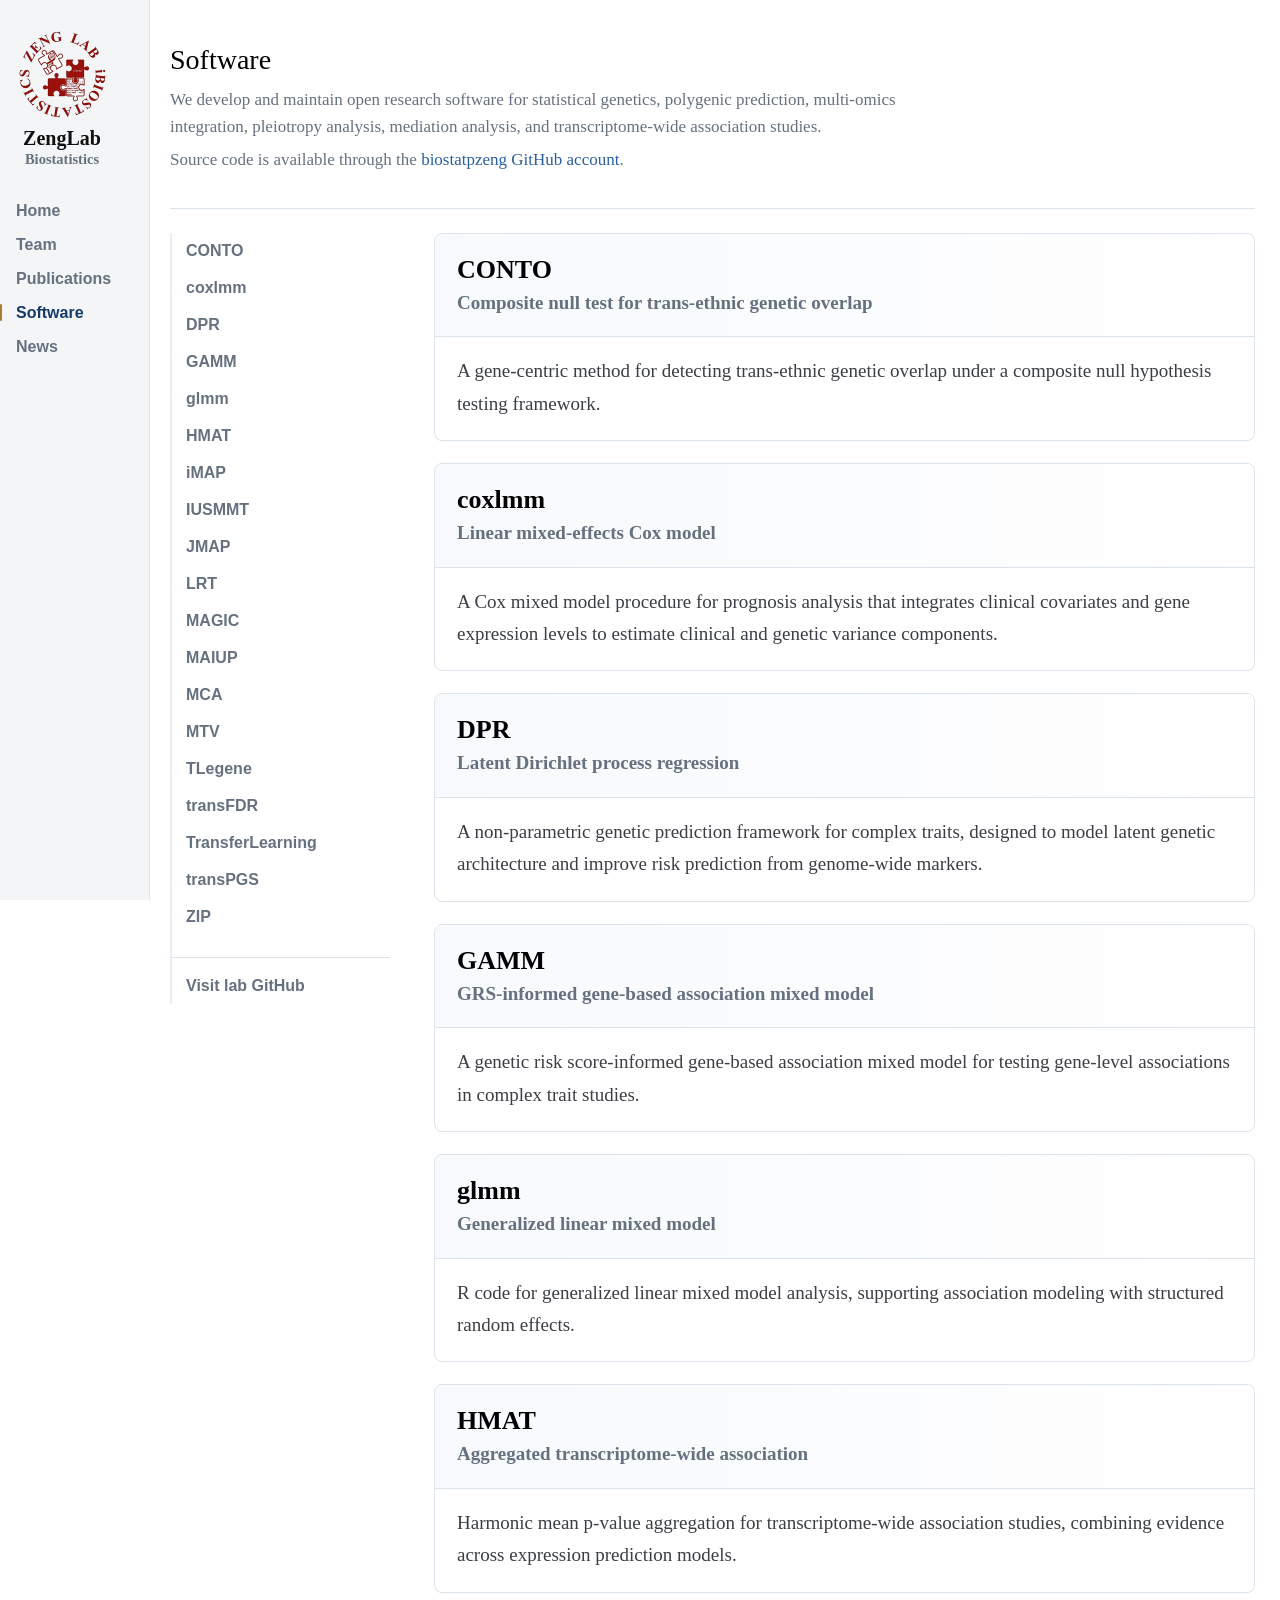
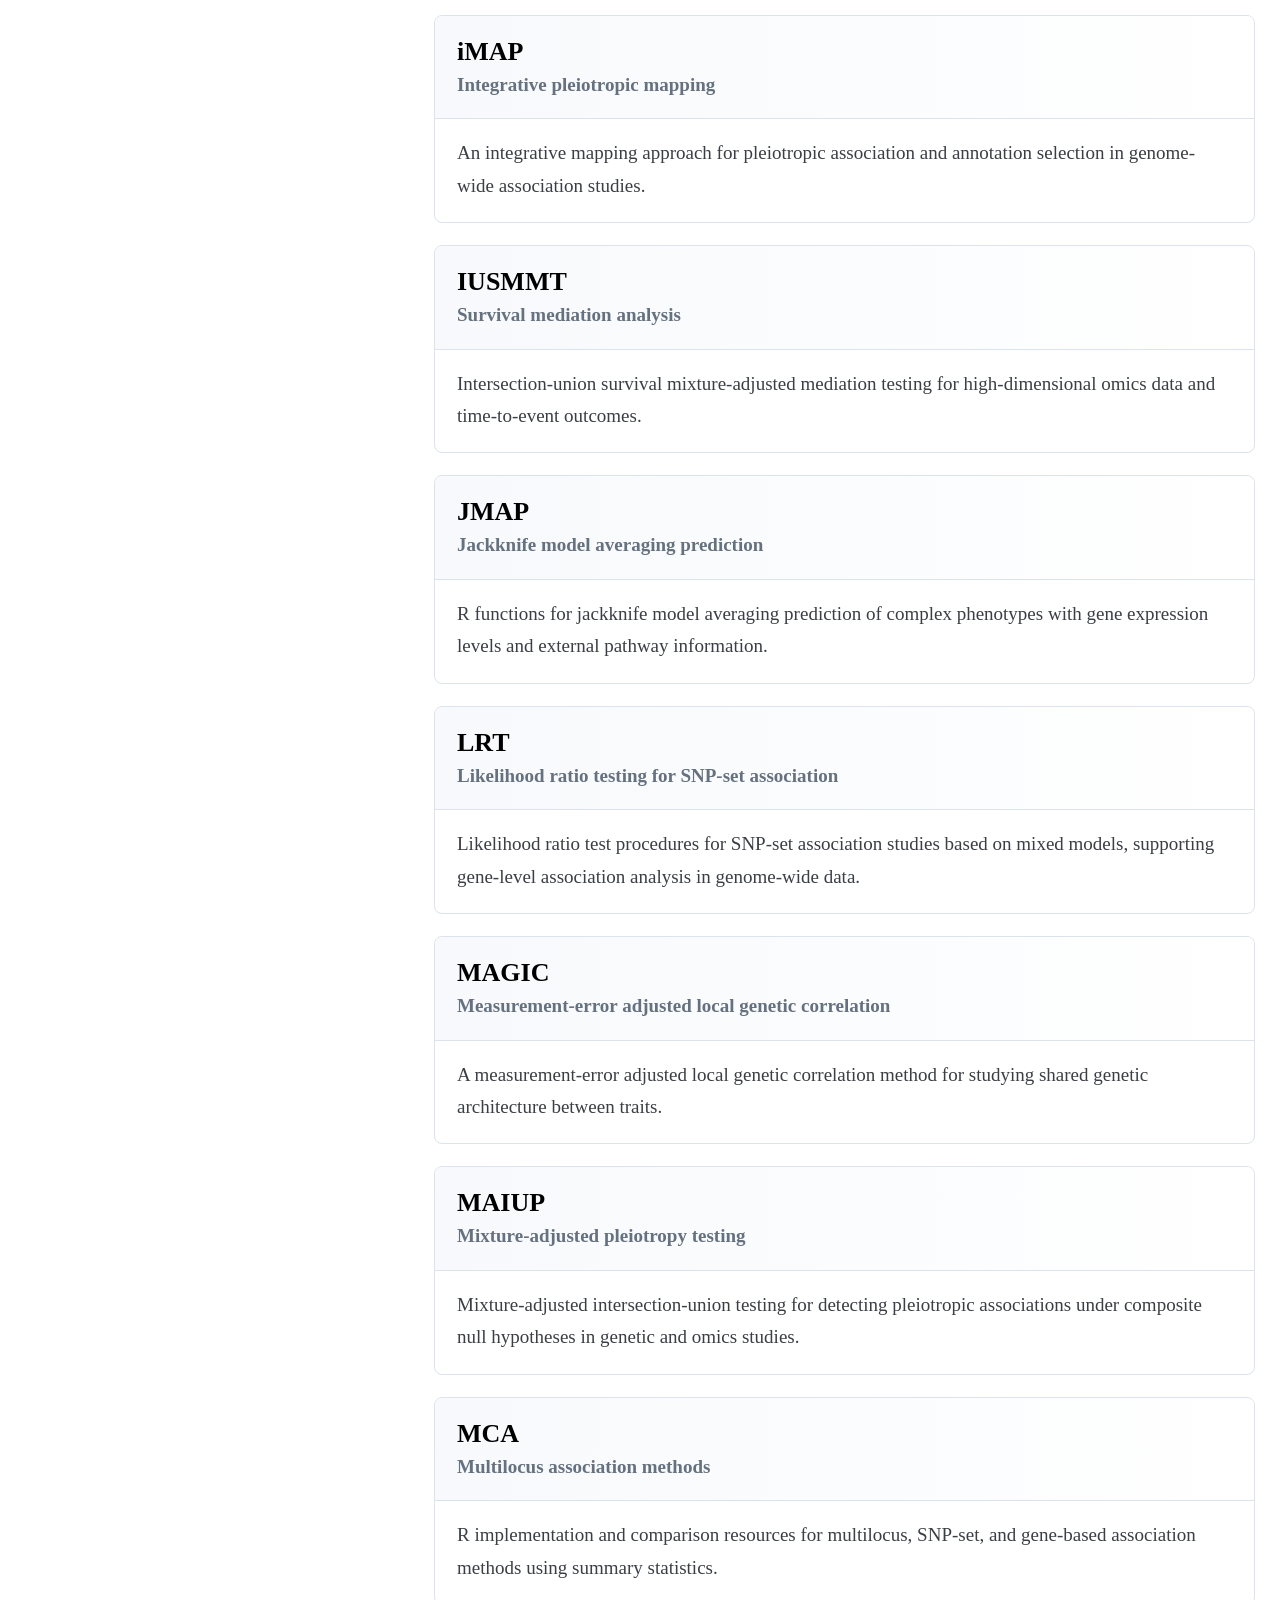
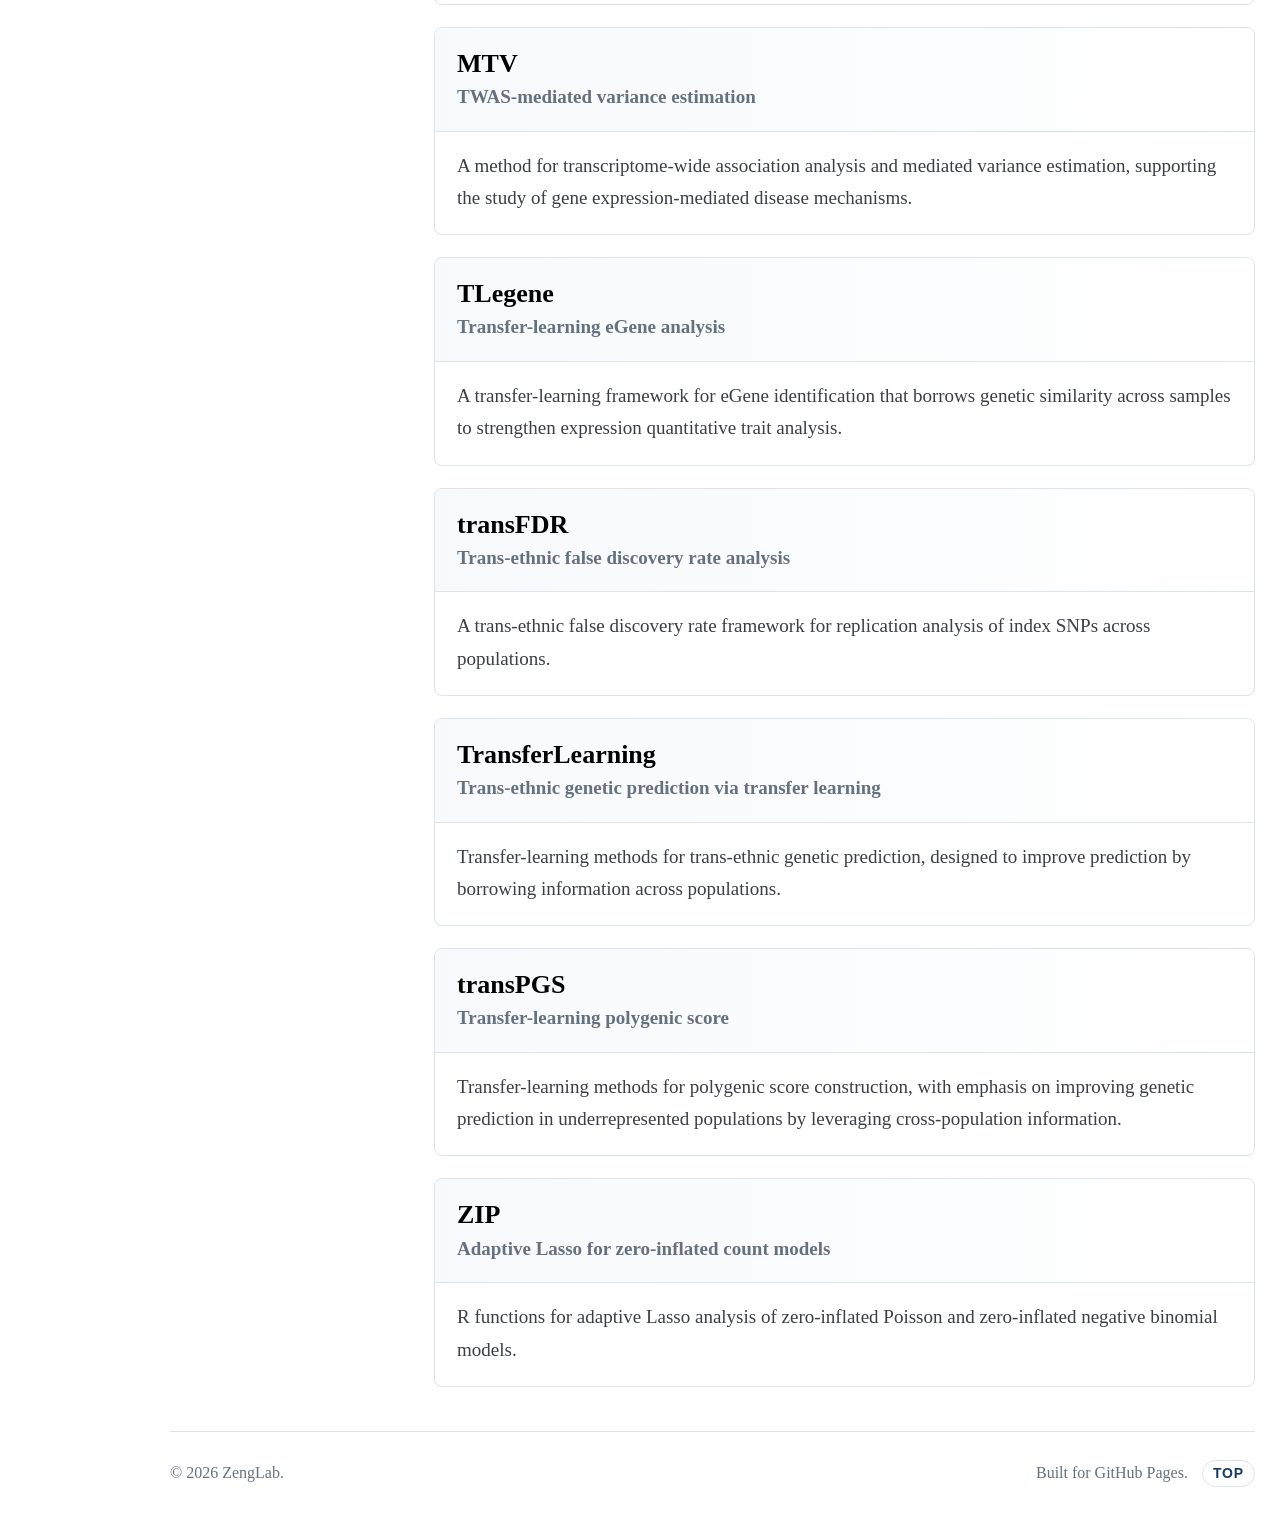
<file: software.html>
<!DOCTYPE html>
<html lang="en">
<head>
  <meta charset="utf-8">
  <meta name="viewport" content="width=device-width, initial-scale=1">
  <meta name="description" content="Selected original software projects from ZengLab and the biostatpzeng GitHub account.">
  <title>ZengLab | Software</title>
  <link rel="icon" href="assets/logo-zenglab-favicon.png" type="image/png">
  <link rel="preload" href="assets/logo-zenglab-loader.png" as="image">
  <link rel="preload" href="assets/logo-zenglab-web.png" as="image">
  <link rel="stylesheet" href="styles.css">
</head>
<body id="top">
  <div class="launch-screen" role="status" aria-label="Loading ZengLab">
    <div class="launch-stack">
      <div class="launch-mark" aria-hidden="true">
        <img src="assets/logo-zenglab-loader.png" alt="" width="72" height="72" decoding="async" fetchpriority="high">
      </div>
      <div class="launch-copy">
        <p class="launch-kicker">Loading</p>
        <div class="launch-title">ZengLab</div>
        <p class="launch-subtitle">Biostatistics and population health</p>
      </div>
      <div class="launch-bar" aria-hidden="true"><span></span></div>
    </div>
  </div>
  <header class="site-header">
    <a class="brand" href="index.html" aria-label="ZengLab home">
      <span class="brand-mark" aria-hidden="true"><img src="assets/logo-zenglab-web.png" alt="" width="46" height="46" decoding="async" fetchpriority="high"></span>
      <span class="brand-text">
        <strong>ZengLab</strong>
        <small>Biostatistics</small>
      </span>
    </a>
    <nav class="nav" aria-label="Primary navigation">
      <a href="index.html">Home</a>
      <a href="team.html">Team</a>
      <a href="publications.html">Publications</a>
      <a class="active" href="software.html">Software</a>
      <a href="news.html">News</a>
    </nav>
  </header>

  <main class="software-page">
    <section class="software-intro">
      <h1 class="page-title">Software</h1>
      <p class="software-note">
        We develop and maintain open research software for statistical genetics, polygenic prediction, multi-omics integration, pleiotropy analysis, mediation analysis, and transcriptome-wide association studies.
      </p>
      <p class="software-note">
        Source code is available through the <a href="https://github.com/biostatpzeng/" target="_blank" rel="noopener">biostatpzeng GitHub account</a>.
      </p>
    </section>

    <section class="software-section" aria-label="Software list">
      <div class="software-layout">
        <aside class="software-sidebar" aria-label="Software index">
          <nav>
            <a href="#CONTO">CONTO</a>
            <a href="#coxlmm">coxlmm</a>
            <a href="#DPR">DPR</a>
            <a href="#GAMM">GAMM</a>
            <a href="#glmm">glmm</a>
            <a href="#HMAT">HMAT</a>
            <a href="#iMAP">iMAP</a>
            <a href="#IUSMMT">IUSMMT</a>
            <a href="#JMAP">JMAP</a>
            <a href="#LRT">LRT</a>
            <a href="#MAGIC">MAGIC</a>
            <a href="#MAIUP">MAIUP</a>
            <a href="#MCA">MCA</a>
            <a href="#MTV">MTV</a>
            <a href="#TLegene">TLegene</a>
            <a href="#transFDR">transFDR</a>
            <a href="#TransferLearning">TransferLearning</a>
            <a href="#transPGS">transPGS</a>
            <a href="#ZIP">ZIP</a>
          </nav>
          <a class="software-github" href="https://github.com/biostatpzeng/" target="_blank" rel="noopener">Visit lab GitHub</a>
        </aside>

        <div class="software-list">
          <a class="software-item" id="CONTO" href="https://github.com/biostatpzeng/CONTO" target="_blank" rel="noopener" aria-label="Open CONTO GitHub repository">
            <div class="software-item-header">
              <div>
                <h2>CONTO</h2>
                <p>Composite null test for trans-ethnic genetic overlap</p>
              </div>
            </div>
            <p class="software-description">
              A gene-centric method for detecting trans-ethnic genetic overlap under a composite null hypothesis testing framework.
            </p>
          </a>

          <a class="software-item" id="coxlmm" href="https://github.com/biostatpzeng/coxlmm" target="_blank" rel="noopener" aria-label="Open coxlmm GitHub repository">
            <div class="software-item-header">
              <div>
                <h2>coxlmm</h2>
                <p>Linear mixed-effects Cox model</p>
              </div>
            </div>
            <p class="software-description">
              A Cox mixed model procedure for prognosis analysis that integrates clinical covariates and gene expression levels to estimate clinical and genetic variance components.
            </p>
          </a>

          <a class="software-item" id="DPR" href="https://github.com/biostatpzeng/DPR" target="_blank" rel="noopener" aria-label="Open DPR GitHub repository">
            <div class="software-item-header">
              <div>
                <h2>DPR</h2>
                <p>Latent Dirichlet process regression</p>
              </div>
            </div>
            <p class="software-description">
              A non-parametric genetic prediction framework for complex traits, designed to model latent genetic architecture and improve risk prediction from genome-wide markers.
            </p>
          </a>

          <a class="software-item" id="GAMM" href="https://github.com/biostatpzeng/GAMM" target="_blank" rel="noopener" aria-label="Open GAMM GitHub repository">
            <div class="software-item-header">
              <div>
                <h2>GAMM</h2>
                <p>GRS-informed gene-based association mixed model</p>
              </div>
            </div>
            <p class="software-description">
              A genetic risk score-informed gene-based association mixed model for testing gene-level associations in complex trait studies.
            </p>
          </a>

          <a class="software-item" id="glmm" href="https://github.com/biostatpzeng/glmm" target="_blank" rel="noopener" aria-label="Open glmm GitHub repository">
            <div class="software-item-header">
              <div>
                <h2>glmm</h2>
                <p>Generalized linear mixed model</p>
              </div>
            </div>
            <p class="software-description">
              R code for generalized linear mixed model analysis, supporting association modeling with structured random effects.
            </p>
          </a>

          <a class="software-item" id="HMAT" href="https://github.com/biostatpzeng/HMAT" target="_blank" rel="noopener" aria-label="Open HMAT GitHub repository">
            <div class="software-item-header">
              <div>
                <h2>HMAT</h2>
                <p>Aggregated transcriptome-wide association</p>
              </div>
            </div>
            <p class="software-description">
              Harmonic mean p-value aggregation for transcriptome-wide association studies, combining evidence across expression prediction models.
            </p>
          </a>

          <a class="software-item" id="iMAP" href="https://github.com/biostatpzeng/iMAP" target="_blank" rel="noopener" aria-label="Open iMAP GitHub repository">
            <div class="software-item-header">
              <div>
                <h2>iMAP</h2>
                <p>Integrative pleiotropic mapping</p>
              </div>
            </div>
            <p class="software-description">
              An integrative mapping approach for pleiotropic association and annotation selection in genome-wide association studies.
            </p>
          </a>

          <a class="software-item" id="IUSMMT" href="https://github.com/biostatpzeng/IUSMMT" target="_blank" rel="noopener" aria-label="Open IUSMMT GitHub repository">
            <div class="software-item-header">
              <div>
                <h2>IUSMMT</h2>
                <p>Survival mediation analysis</p>
              </div>
            </div>
            <p class="software-description">
              Intersection-union survival mixture-adjusted mediation testing for high-dimensional omics data and time-to-event outcomes.
            </p>
          </a>

          <a class="software-item" id="JMAP" href="https://github.com/biostatpzeng/JMAP" target="_blank" rel="noopener" aria-label="Open JMAP GitHub repository">
            <div class="software-item-header">
              <div>
                <h2>JMAP</h2>
                <p>Jackknife model averaging prediction</p>
              </div>
            </div>
            <p class="software-description">
              R functions for jackknife model averaging prediction of complex phenotypes with gene expression levels and external pathway information.
            </p>
          </a>

          <a class="software-item" id="LRT" href="https://github.com/biostatpzeng/LRT" target="_blank" rel="noopener" aria-label="Open LRT GitHub repository">
            <div class="software-item-header">
              <div>
                <h2>LRT</h2>
                <p>Likelihood ratio testing for SNP-set association</p>
              </div>
            </div>
            <p class="software-description">
              Likelihood ratio test procedures for SNP-set association studies based on mixed models, supporting gene-level association analysis in genome-wide data.
            </p>
          </a>

          <a class="software-item" id="MAGIC" href="https://github.com/biostatpzeng/MAGIC" target="_blank" rel="noopener" aria-label="Open MAGIC GitHub repository">
            <div class="software-item-header">
              <div>
                <h2>MAGIC</h2>
                <p>Measurement-error adjusted local genetic correlation</p>
              </div>
            </div>
            <p class="software-description">
              A measurement-error adjusted local genetic correlation method for studying shared genetic architecture between traits.
            </p>
          </a>

          <a class="software-item" id="MAIUP" href="https://github.com/biostatpzeng/MAIUP" target="_blank" rel="noopener" aria-label="Open MAIUP GitHub repository">
            <div class="software-item-header">
              <div>
                <h2>MAIUP</h2>
                <p>Mixture-adjusted pleiotropy testing</p>
              </div>
            </div>
            <p class="software-description">
              Mixture-adjusted intersection-union testing for detecting pleiotropic associations under composite null hypotheses in genetic and omics studies.
            </p>
          </a>

          <a class="software-item" id="MCA" href="https://github.com/biostatpzeng/MCA" target="_blank" rel="noopener" aria-label="Open MCA GitHub repository">
            <div class="software-item-header">
              <div>
                <h2>MCA</h2>
                <p>Multilocus association methods</p>
              </div>
            </div>
            <p class="software-description">
              R implementation and comparison resources for multilocus, SNP-set, and gene-based association methods using summary statistics.
            </p>
          </a>

          <a class="software-item" id="MTV" href="https://github.com/biostatpzeng/MTV" target="_blank" rel="noopener" aria-label="Open MTV GitHub repository">
            <div class="software-item-header">
              <div>
                <h2>MTV</h2>
                <p>TWAS-mediated variance estimation</p>
              </div>
            </div>
            <p class="software-description">
              A method for transcriptome-wide association analysis and mediated variance estimation, supporting the study of gene expression-mediated disease mechanisms.
            </p>
          </a>

          <a class="software-item" id="TLegene" href="https://github.com/biostatpzeng/TLegene" target="_blank" rel="noopener" aria-label="Open TLegene GitHub repository">
            <div class="software-item-header">
              <div>
                <h2>TLegene</h2>
                <p>Transfer-learning eGene analysis</p>
              </div>
            </div>
            <p class="software-description">
              A transfer-learning framework for eGene identification that borrows genetic similarity across samples to strengthen expression quantitative trait analysis.
            </p>
          </a>

          <a class="software-item" id="transFDR" href="https://github.com/biostatpzeng/transFDR" target="_blank" rel="noopener" aria-label="Open transFDR GitHub repository">
            <div class="software-item-header">
              <div>
                <h2>transFDR</h2>
                <p>Trans-ethnic false discovery rate analysis</p>
              </div>
            </div>
            <p class="software-description">
              A trans-ethnic false discovery rate framework for replication analysis of index SNPs across populations.
            </p>
          </a>

          <a class="software-item" id="TransferLearning" href="https://github.com/biostatpzeng/TransferLearning" target="_blank" rel="noopener" aria-label="Open TransferLearning GitHub repository">
            <div class="software-item-header">
              <div>
                <h2>TransferLearning</h2>
                <p>Trans-ethnic genetic prediction via transfer learning</p>
              </div>
            </div>
            <p class="software-description">
              Transfer-learning methods for trans-ethnic genetic prediction, designed to improve prediction by borrowing information across populations.
            </p>
          </a>

          <a class="software-item" id="transPGS" href="https://github.com/biostatpzeng/transPGS" target="_blank" rel="noopener" aria-label="Open transPGS GitHub repository">
            <div class="software-item-header">
              <div>
                <h2>transPGS</h2>
                <p>Transfer-learning polygenic score</p>
              </div>
            </div>
            <p class="software-description">
              Transfer-learning methods for polygenic score construction, with emphasis on improving genetic prediction in underrepresented populations by leveraging cross-population information.
            </p>
          </a>

          <a class="software-item" id="ZIP" href="https://github.com/biostatpzeng/ZIP" target="_blank" rel="noopener" aria-label="Open ZIP GitHub repository">
            <div class="software-item-header">
              <div>
                <h2>ZIP</h2>
                <p>Adaptive Lasso for zero-inflated count models</p>
              </div>
            </div>
            <p class="software-description">
              R functions for adaptive Lasso analysis of zero-inflated Poisson and zero-inflated negative binomial models.
            </p>
          </a>
        </div>
      </div>
    </section>
  </main>

  <footer class="site-footer">
    <span>&copy; 2026 ZengLab.</span>
    <span class="footer-links">
      <span>Built for GitHub Pages.</span>
      <a class="back-to-top" href="#top">Top</a>
    </span>
  </footer>
</body>
</html>
</file>
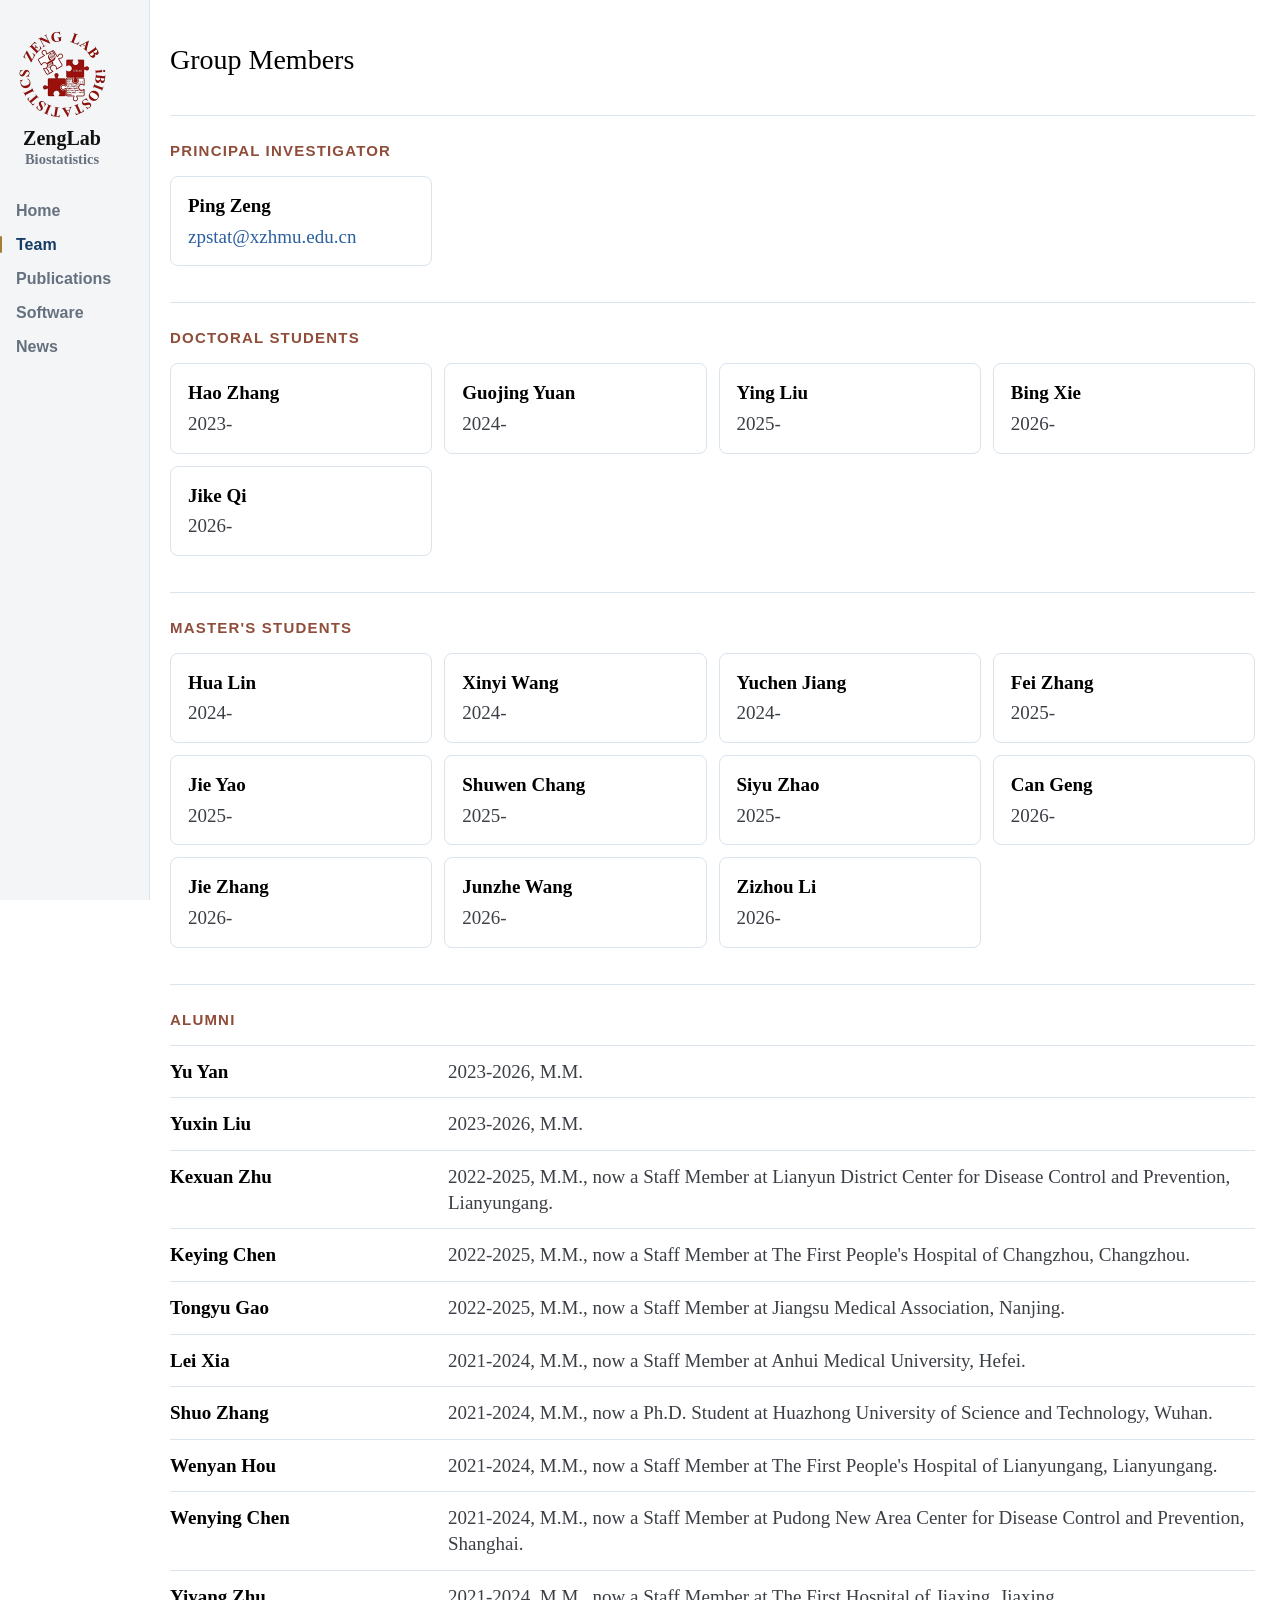
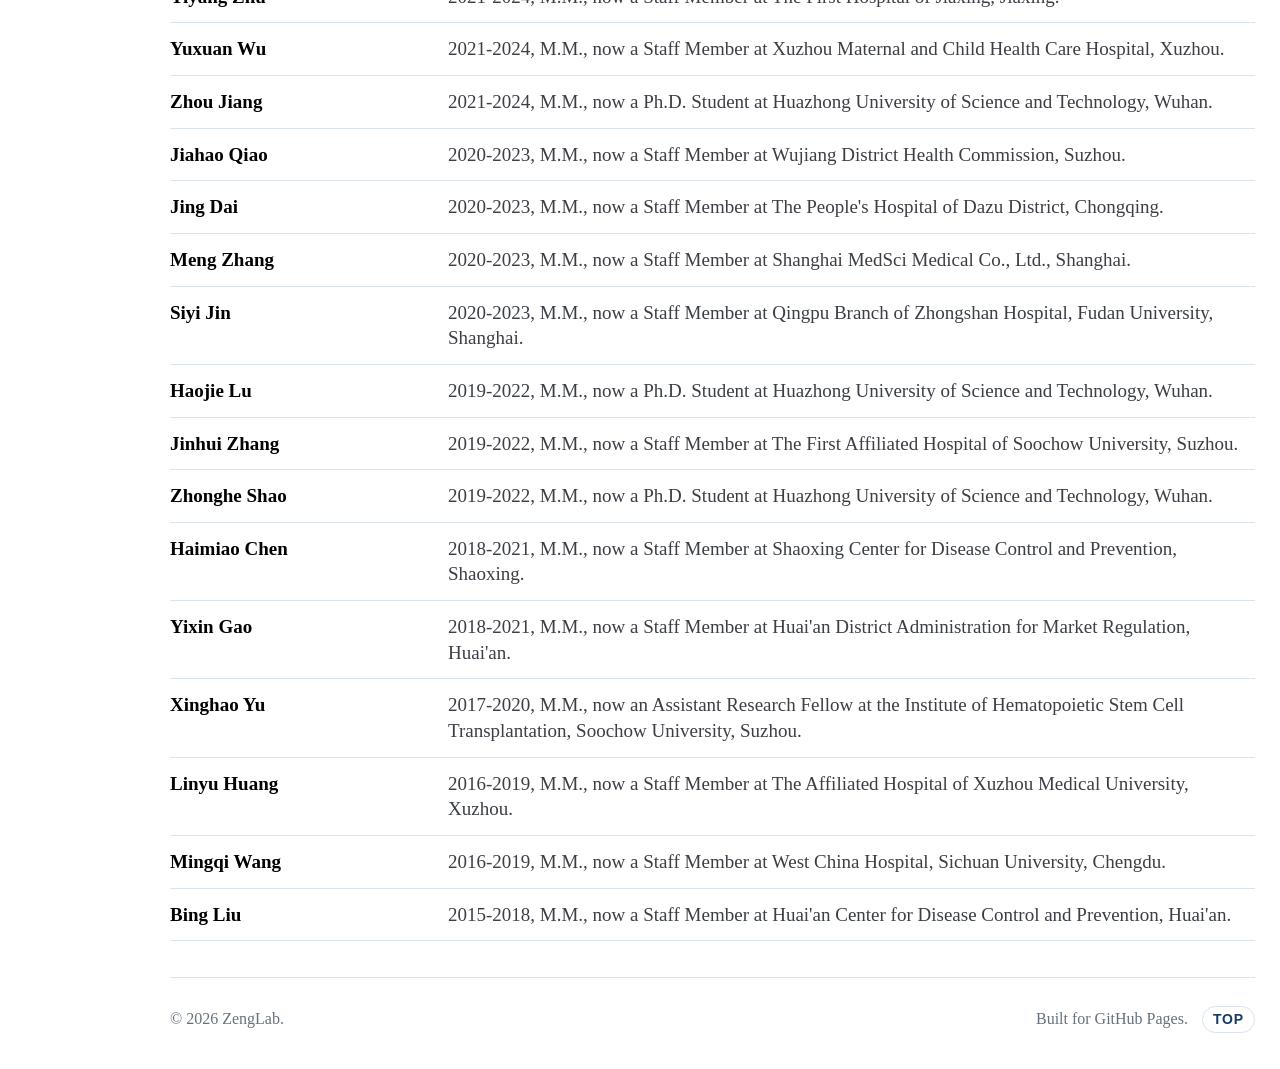
<file: team.html>
<!DOCTYPE html>
<html lang="en">
<head>
  <meta charset="utf-8">
  <meta name="viewport" content="width=device-width, initial-scale=1">
  <meta name="description" content="Group members of ZengLab at Xuzhou Medical University.">
  <title>ZengLab | Team</title>
  <link rel="icon" href="assets/logo-zenglab-favicon.png" type="image/png">
  <link rel="preload" href="assets/logo-zenglab-loader.png" as="image">
  <link rel="preload" href="assets/logo-zenglab-web.png" as="image">
  <link rel="stylesheet" href="styles.css">
</head>
<body id="top">
  <div class="launch-screen" role="status" aria-label="Loading ZengLab">
    <div class="launch-stack">
      <div class="launch-mark" aria-hidden="true">
        <img src="assets/logo-zenglab-loader.png" alt="" width="72" height="72" decoding="async" fetchpriority="high">
      </div>
      <div class="launch-copy">
        <p class="launch-kicker">Loading</p>
        <div class="launch-title">ZengLab</div>
        <p class="launch-subtitle">Biostatistics and population health</p>
      </div>
      <div class="launch-bar" aria-hidden="true"><span></span></div>
    </div>
  </div>
  <header class="site-header">
    <a class="brand" href="index.html" aria-label="ZengLab home">
      <span class="brand-mark" aria-hidden="true"><img src="assets/logo-zenglab-web.png" alt="" width="46" height="46" decoding="async" fetchpriority="high"></span>
      <span class="brand-text">
        <strong>ZengLab</strong>
        <small>Biostatistics</small>
      </span>
    </a>
    <nav class="nav" aria-label="Primary navigation">
      <a href="index.html">Home</a>
      <a class="active" href="team.html">Team</a>
      <a href="publications.html">Publications</a>
      <a href="software.html">Software</a>
      <a href="news.html">News</a>
    </nav>
  </header>

  <main class="team-page">
    <section class="team-intro">
      <h1 class="page-title">Group Members</h1>
    </section>

    <section class="team-section" aria-label="Principal investigator">
      <div class="member-section-heading">
        <h2>Principal Investigator</h2>
      </div>
      <ul class="student-grid">
        <li><strong>Ping Zeng</strong><span><a href="mailto:zpstat@xzhmu.edu.cn">zpstat@xzhmu.edu.cn</a></span></li>
      </ul>
    </section>

    <section class="team-section" aria-label="Doctoral students">
      <div class="member-section-heading">
        <h2>Doctoral Students</h2>
      </div>
      <ul class="student-grid">
        <li><strong>Hao Zhang</strong><span>2023-</span></li>
        <li><strong>Guojing Yuan</strong><span>2024-</span></li>
        <li><strong>Ying Liu</strong><span>2025-</span></li>
        <li><strong>Bing Xie</strong><span>2026-</span></li>
        <li><strong>Jike Qi</strong><span>2026-</span></li>
      </ul>

    </section>

    <section class="team-section" aria-label="Master's students">
      <div class="member-section-heading">
        <h2>Master's Students</h2>
      </div>
      <ul class="student-grid">
        <li><strong>Hua Lin</strong><span>2024-</span></li>
        <li><strong>Xinyi Wang</strong><span>2024-</span></li>
        <li><strong>Yuchen Jiang</strong><span>2024-</span></li>
        <li><strong>Fei Zhang</strong><span>2025-</span></li>
        <li><strong>Jie Yao</strong><span>2025-</span></li>
        <li><strong>Shuwen Chang</strong><span>2025-</span></li>
        <li><strong>Siyu Zhao</strong><span>2025-</span></li>
        <li><strong>Can Geng</strong><span>2026-</span></li>
        <li><strong>Jie Zhang</strong><span>2026-</span></li>
        <li><strong>Junzhe Wang</strong><span>2026-</span></li>
        <li><strong>Zizhou Li</strong><span>2026-</span></li>
      </ul>
    </section>

    <section class="team-section" aria-label="Alumni">
      <div class="member-section-heading">
        <h2>Alumni</h2>
      </div>
      <ul class="alumni-list">
        <li><strong>Yu Yan</strong><span>2023-2026, M.M.</span></li>
        <li><strong>Yuxin Liu</strong><span>2023-2026, M.M.</span></li>
        <li><strong>Kexuan Zhu</strong><span>2022-2025, M.M., now a Staff Member at Lianyun District Center for Disease Control and Prevention, Lianyungang.</span></li>
        <li><strong>Keying Chen</strong><span>2022-2025, M.M., now a Staff Member at The First People's Hospital of Changzhou, Changzhou.</span></li>
        <li><strong>Tongyu Gao</strong><span>2022-2025, M.M., now a Staff Member at Jiangsu Medical Association, Nanjing.</span></li>
        <li><strong>Lei Xia</strong><span>2021-2024, M.M., now a Staff Member at Anhui Medical University, Hefei.</span></li>
        <li><strong>Shuo Zhang</strong><span>2021-2024, M.M., now a Ph.D. Student at Huazhong University of Science and Technology, Wuhan.</span></li>
        <li><strong>Wenyan Hou</strong><span>2021-2024, M.M., now a Staff Member at The First People's Hospital of Lianyungang, Lianyungang.</span></li>
        <li><strong>Wenying Chen</strong><span>2021-2024, M.M., now a Staff Member at Pudong New Area Center for Disease Control and Prevention, Shanghai.</span></li>
        <li><strong>Yiyang Zhu</strong><span>2021-2024, M.M., now a Staff Member at The First Hospital of Jiaxing, Jiaxing.</span></li>
        <li><strong>Yuxuan Wu</strong><span>2021-2024, M.M., now a Staff Member at Xuzhou Maternal and Child Health Care Hospital, Xuzhou.</span></li>
        <li><strong>Zhou Jiang</strong><span>2021-2024, M.M., now a Ph.D. Student at Huazhong University of Science and Technology, Wuhan.</span></li>
        <li><strong>Jiahao Qiao</strong><span>2020-2023, M.M., now a Staff Member at Wujiang District Health Commission, Suzhou.</span></li>
        <li><strong>Jing Dai</strong><span>2020-2023, M.M., now a Staff Member at The People's Hospital of Dazu District, Chongqing.</span></li>
        <li><strong>Meng Zhang</strong><span>2020-2023, M.M., now a Staff Member at Shanghai MedSci Medical Co., Ltd., Shanghai.</span></li>
        <li><strong>Siyi Jin</strong><span>2020-2023, M.M., now a Staff Member at Qingpu Branch of Zhongshan Hospital, Fudan University, Shanghai.</span></li>
        <li><strong>Haojie Lu</strong><span>2019-2022, M.M., now a Ph.D. Student at Huazhong University of Science and Technology, Wuhan.</span></li>
        <li><strong>Jinhui Zhang</strong><span>2019-2022, M.M., now a Staff Member at The First Affiliated Hospital of Soochow University, Suzhou.</span></li>
        <li><strong>Zhonghe Shao</strong><span>2019-2022, M.M., now a Ph.D. Student at Huazhong University of Science and Technology, Wuhan.</span></li>
        <li><strong>Haimiao Chen</strong><span>2018-2021, M.M., now a Staff Member at Shaoxing Center for Disease Control and Prevention, Shaoxing.</span></li>
        <li><strong>Yixin Gao</strong><span>2018-2021, M.M., now a Staff Member at Huai'an District Administration for Market Regulation, Huai'an.</span></li>
        <li><strong>Xinghao Yu</strong><span>2017-2020, M.M., now an Assistant Research Fellow at the Institute of Hematopoietic Stem Cell Transplantation, Soochow University, Suzhou.</span></li>
        <li><strong>Linyu Huang</strong><span>2016-2019, M.M., now a Staff Member at The Affiliated Hospital of Xuzhou Medical University, Xuzhou.</span></li>
        <li><strong>Mingqi Wang</strong><span>2016-2019, M.M., now a Staff Member at West China Hospital, Sichuan University, Chengdu.</span></li>
        <li><strong>Bing Liu</strong><span>2015-2018, M.M., now a Staff Member at Huai'an Center for Disease Control and Prevention, Huai'an.</span></li>
      </ul>
    </section>
  </main>

  <footer class="site-footer">
    <span>&copy; 2026 ZengLab.</span>
    <span class="footer-links">
      <span>Built for GitHub Pages.</span>
      <a class="back-to-top" href="#top">Top</a>
    </span>
  </footer>
</body>
</html>
</file>
<file: styles.css>
﻿:root {
  --ink: #111111;
  --body: #3b3f45;
  --muted: #66717f;
  --line: #dbe3ec;
  --paper: #ffffff;
  --wash: #f5f7fb;
  --teal: #2b5f9e;
  --teal-dark: #163b67;
  --rust: #8f4d3a;
  --sage: #637892;
  --gold: #a67d34;
  --logo-plate: #ffffff;
  --logo-shadow: 0 0 0 1px rgba(219, 227, 236, 0.65);
  --shadow: 0 18px 45px rgba(23, 32, 42, 0.08);
  --side-nav-width: 150px;
}

* {
  box-sizing: border-box;
}

html {
  scroll-behavior: smooth;
  scrollbar-gutter: stable;
}

body {
  position: relative;
  min-height: 100vh;
  margin: 0;
  color: var(--body);
  background: #fff;
  font-family: Georgia, "Times New Roman", serif;
  font-size: 19px;
  line-height: 1.65;
}

.launch-screen {
  position: fixed;
  inset: 0;
  z-index: 1000;
  display: grid;
  place-items: center;
  background: linear-gradient(180deg, #ffffff 0%, #f7fafc 100%);
  animation: launch-fade 0.6s ease 1.25s forwards;
}

.launch-stack {
  display: grid;
  justify-items: center;
  gap: 16px;
  padding: 24px;
  text-align: center;
}

.launch-mark {
  position: relative;
  width: 112px;
  height: 112px;
  display: grid;
  place-items: center;
}

.launch-mark::before {
  content: "";
  position: absolute;
  inset: -12px;
  border: 1px solid rgba(166, 125, 52, 0.18);
  border-radius: 50%;
}

.launch-mark::after {
  content: "";
  position: absolute;
  inset: -8px;
  border: 2px solid rgba(219, 227, 236, 0.95);
  border-top-color: var(--teal);
  border-right-color: var(--gold);
  border-radius: 50%;
  animation: launch-spin 1.3s linear infinite;
}

.launch-mark img {
  position: relative;
  z-index: 1;
  display: block;
  width: 72px;
  height: 72px;
  object-fit: contain;
  border-radius: 50%;
  background: var(--logo-plate);
  box-shadow: var(--logo-shadow);
}

.launch-copy {
  display: grid;
  justify-items: center;
  gap: 6px;
}

.launch-kicker {
  margin: 0;
  color: var(--gold);
  font-family: Arial, Helvetica, sans-serif;
  font-size: 14px;
  font-weight: 700;
  letter-spacing: 0.1em;
  line-height: 1.2;
  text-transform: uppercase;
}

.launch-title {
  margin: 0;
  color: #000;
  font-size: clamp(36px, 4vw, 56px);
  line-height: 1;
}

.launch-subtitle {
  margin: 0;
  color: var(--muted);
  font-size: 17px;
  line-height: 1.35;
}

.launch-bar {
  width: min(260px, 72vw);
  height: 2px;
  overflow: hidden;
  border-radius: 999px;
  background: var(--line);
}

.launch-bar span {
  display: block;
  width: 42%;
  height: 100%;
  border-radius: inherit;
  background: linear-gradient(90deg, var(--teal), var(--gold));
  animation: launch-bar 1.15s ease-in-out infinite;
}

a {
  color: var(--teal);
  text-decoration: none;
}

a:hover {
  color: var(--rust);
}

.site-header,
main,
.site-footer {
  position: relative;
  z-index: 1;
  width: calc(100% - 20px);
  margin: 0 auto;
}

.site-header {
  position: sticky;
  top: 0;
  z-index: 10;
  min-height: 78px;
  display: flex;
  align-items: center;
  justify-content: space-between;
  gap: 24px;
  padding: 10px 0;
  background: rgba(255, 255, 255, 0.86);
  backdrop-filter: blur(10px);
  border-bottom: 1px solid var(--line);
}

.brand {
  display: inline-flex;
  align-items: center;
  gap: 6px;
  color: var(--ink);
}

.brand:hover {
  color: var(--ink);
}

.brand-mark {
  width: 46px;
  height: 46px;
  flex: 0 0 auto;
  display: block;
  overflow: visible;
}

.brand-mark img,
.brand-mark svg {
  display: block;
  width: 100%;
  height: 100%;
  object-fit: contain;
}

.brand-text {
  display: flex;
  flex-direction: column;
  justify-content: center;
  gap: 2px;
  height: 46px;
}

.brand strong,
.brand small {
  display: block;
}

.brand strong {
  color: var(--ink);
  font-size: 21px;
  line-height: 1;
}

.brand small {
  color: var(--muted);
  font-size: 15.4px;
  font-weight: 600;
  line-height: 1;
}

.nav {
  display: flex;
  align-items: center;
  gap: 22px;
  flex-wrap: wrap;
  justify-content: flex-end;
}

.nav a {
  position: relative;
  color: var(--muted);
  padding: 8px 0;
  font-family: Arial, Helvetica, sans-serif;
  font-size: 16px;
  font-weight: 700;
  line-height: 1.1;
  white-space: nowrap;
  transition: color 160ms ease;
}

.nav a::after {
  content: "";
  position: absolute;
  right: 0;
  bottom: 0;
  left: 0;
  height: 2px;
  border-radius: 999px;
  background: var(--gold);
  transform: scaleX(0);
  transform-origin: left;
  transition: transform 160ms ease;
}

.nav a:hover,
.nav a.active {
  color: var(--teal-dark);
}

.nav a:hover::after,
.nav a.active::after {
  transform: scaleX(1);
}

@media (min-width: 901px) {
  main,
  .site-footer {
    width: calc(100% - var(--side-nav-width) - 30px);
    margin-left: calc(var(--side-nav-width) + 20px);
    margin-right: 10px;
  }

  .site-header {
    position: fixed;
    top: 0;
    left: 0;
    bottom: 0;
    z-index: 10;
    width: var(--side-nav-width);
    height: 100vh;
    min-height: 0;
    margin: 0;
    display: flex;
    flex-direction: column;
    align-items: flex-start;
    justify-content: flex-start;
    gap: 26px;
    padding: 28px 16px 24px;
    background: #f4f5f7;
    backdrop-filter: none;
    border-bottom: 0;
    border-right: 1px solid var(--line);
  }

  .brand {
    flex-direction: column;
    align-items: center;
    gap: 8px;
    text-align: center;
  }

  .brand-mark {
    width: 92px;
    height: 92px;
  }

  .brand-text {
    width: 92px;
    align-items: center;
    height: auto;
    gap: 4px;
  }

  .brand strong,
  .brand small {
    width: 100%;
    text-align: center;
  }

  .brand strong {
    font-size: 20px;
  }

  .brand small {
    font-size: 14.5px;
  }

  .nav {
    width: 100%;
    flex-direction: column;
    align-items: stretch;
    justify-content: flex-start;
    gap: 3px;
    flex-wrap: nowrap;
    margin-top: 2px;
  }

  .nav a {
    display: block;
    padding: 6px 10px 6px 0;
    text-align: left;
    line-height: 1.2;
  }

  .nav a::after {
    top: 7px;
    right: auto;
    bottom: 7px;
    left: -16px;
    width: 2px;
    height: auto;
    transform: scaleY(0);
    transform-origin: top;
  }

  .nav a:hover::after,
  .nav a.active::after {
    transform: scaleY(1);
  }
}

.hero {
  min-height: calc(100vh - 78px);
  display: grid;
  grid-template-columns: minmax(0, 1.25fr) 360px;
  align-items: center;
  gap: 64px;
  padding: 44px 0 58px;
  border-bottom: 1px solid var(--line);
}

.hero-copy {
  max-width: 720px;
}

.eyebrow {
  margin: 0 0 10px;
  color: var(--rust);
  font-family: Arial, Helvetica, sans-serif;
  font-size: 15px;
  font-weight: 700;
  letter-spacing: 0.08em;
  text-transform: uppercase;
}

h1,
h2,
h3,
p {
  margin-top: 0;
}

h1,
h2,
h3 {
  color: var(--ink);
  font-weight: 500;
  line-height: 1.18;
}

h1 {
  margin-bottom: 18px;
  font-size: clamp(44px, 6vw, 74px);
}

h2 {
  margin-bottom: 16px;
  font-size: 32px;
}

h3 {
  margin-bottom: 10px;
  font-size: 23px;
}

.lead {
  max-width: 760px;
  color: #2b3740;
  font-size: 25px;
  line-height: 1.45;
}

.lead.narrow {
  max-width: 820px;
}

.hero-actions,
.inline-links {
  display: flex;
  flex-wrap: wrap;
  gap: 12px;
  margin-top: 28px;
}

.button,
.inline-links a {
  display: inline-flex;
  align-items: center;
  justify-content: center;
  min-height: 42px;
  border-radius: 7px;
  padding: 9px 15px;
  font-family: Arial, Helvetica, sans-serif;
  font-size: 16px;
  font-weight: 700;
  line-height: 1.2;
}

.button.primary {
  color: #fff;
  background: var(--teal);
}

.button.primary:hover {
  background: var(--teal-dark);
}

.button.secondary,
.inline-links a {
  color: var(--teal-dark);
  border: 1px solid var(--line);
  background: #fff;
}

.button.secondary:hover,
.inline-links a:hover {
  color: var(--rust);
  border-color: #d4b5a4;
}

@keyframes launch-spin {
  from {
    transform: rotate(0deg);
  }

  to {
    transform: rotate(360deg);
  }
}

@keyframes launch-bar {
  0% {
    transform: translateX(-120%);
  }

  50% {
    transform: translateX(95%);
  }

  100% {
    transform: translateX(250%);
  }
}

@keyframes launch-fade {
  0% {
    opacity: 1;
    visibility: visible;
    pointer-events: auto;
  }

  100% {
    opacity: 0;
    visibility: hidden;
    pointer-events: none;
  }
}

@media (prefers-color-scheme: dark) {
  :root {
    --logo-plate: #ffffff;
    --logo-shadow: 0 0 0 1px rgba(255, 255, 255, 0.2), 0 8px 22px rgba(0, 0, 0, 0.35);
  }
}

.profile {
  margin: 0;
}

.profile img {
  width: 100%;
  max-height: 460px;
  object-fit: cover;
  object-position: center top;
  border-radius: 8px;
  box-shadow: var(--shadow);
  border: 1px solid var(--line);
}

.profile figcaption {
  margin-top: 14px;
  color: var(--muted);
  font-size: 17px;
  line-height: 1.45;
}

.profile figcaption strong,
.profile figcaption span {
  display: block;
}

.profile figcaption strong {
  color: var(--ink);
  font-size: 19px;
}

.home-intro {
  width: 100%;
  display: grid;
  grid-template-columns: minmax(0, 1fr);
  align-items: start;
  padding: 44px 0 32px;
  border-bottom: 1px solid var(--line);
}

.home-profile-copy h1 {
  margin-bottom: 16px;
  color: #000;
  font-size: 36px;
  line-height: 1.2;
}

.home-affiliation {
  margin: 0;
  color: var(--body);
  font-size: 19px;
  line-height: 1.72;
}

.home-section {
  width: 100%;
  padding: 30px 0 28px;
  border-bottom: 1px solid var(--line);
}

.home-section h2 {
  margin-bottom: 12px;
  color: #000;
  font-size: 28px;
  line-height: 1.25;
}

.home-section p,
.home-contact {
  margin-bottom: 13px;
  color: var(--body);
  font-size: 19px;
  line-height: 1.72;
}

.research-interests h2 {
  color: #000;
  font-family: Arial, Helvetica, sans-serif;
  font-size: 16px;
  font-weight: 700;
  letter-spacing: 0.08em;
  text-transform: uppercase;
}

.interest-list {
  display: grid;
  grid-template-columns: repeat(2, minmax(0, 1fr));
  gap: 0 34px;
  margin: 4px 0 0;
  padding: 0;
  list-style: none;
}

.interest-list li {
  margin: 0;
  border-top: 1px solid var(--line);
  padding: 17px 0;
  font-size: 19px;
  line-height: 1.62;
}

.interest-list strong,
.interest-list span {
  display: block;
}

.interest-list strong {
  color: #000;
  font-weight: 600;
}

.interest-list span {
  margin-top: 4px;
  color: var(--body);
}

.home-contact {
  display: grid;
  gap: 10px;
  margin: 0;
}

.home-contact-layout {
  display: grid;
  grid-template-columns: minmax(0, 1fr) max-content;
  gap: 24px 30px;
  align-items: start;
}

.home-contact div {
  display: grid;
  grid-template-columns: 82px minmax(0, 1fr);
  gap: 12px;
  align-items: baseline;
}

.home-contact dt {
  color: var(--body);
  font-weight: 400;
}

.home-contact dd {
  margin: 0;
}

.home-wechat {
  display: flex;
  align-items: center;
  justify-content: flex-end;
  gap: 12px;
  width: fit-content;
  max-width: 100%;
  justify-self: end;
  text-align: left;
}

.home-wechat img {
  display: block;
  flex: 0 0 112px;
  width: 112px;
  height: auto;
}

.home-wechat-copy h3 {
  margin: 0 0 5px;
  color: var(--gold);
  font-family: Arial, Helvetica, sans-serif;
  font-size: 14px;
  font-weight: 700;
  letter-spacing: 0.08em;
  line-height: 1.2;
  text-transform: uppercase;
}

.home-wechat-copy p {
  margin: 0;
  color: #000;
  font-size: 17px;
  font-weight: 600;
  line-height: 1.35;
  white-space: nowrap;
}

.section-title-row {
  display: flex;
  align-items: baseline;
  justify-content: space-between;
  gap: 18px;
  margin-bottom: 18px;
}

.section-title-row h2 {
  margin-bottom: 0;
}

.section-title-row a {
  color: var(--teal-dark);
  font-family: Arial, Helvetica, sans-serif;
  font-size: 16px;
  font-weight: 700;
}

.section-title-row a:hover {
  color: var(--rust);
}

/* Home news: clear image and text areas, with content-driven card heights. */
.lab-news {
  scroll-margin-top: 24px;
}

.lab-news .section-title-row {
  align-items: center;
  flex-direction: row;
  gap: 16px;
  margin-bottom: 24px;
}

.lab-news .section-title-row > a {
  flex-shrink: 0;
  font-size: 14px;
  border-bottom: 1px solid #c8d7e8;
  padding-bottom: 3px;
}

.news-grid {
  display: grid;
  grid-template-columns: repeat(3, minmax(0, 1fr));
  gap: 22px;
}

.news-card {
  display: flex;
  flex-direction: column;
  min-width: 0;
  overflow: hidden;
  border: 1px solid var(--line);
  border-radius: 12px;
  background: #fff;
  color: inherit;
  box-shadow: 0 4px 16px rgba(23, 32, 42, 0.035);
  transition: border-color 180ms ease, box-shadow 180ms ease, transform 180ms ease;
}

.news-card:hover {
  color: inherit;
  border-color: #b5c9df;
  box-shadow: 0 12px 28px rgba(23, 32, 42, 0.09);
  transform: translateY(-3px);
}

.news-card:focus-visible {
  outline: 3px solid var(--teal);
  outline-offset: 4px;
}

.news-cover {
  height: 200px;
  flex-shrink: 0;
  overflow: hidden;
  padding: 22px 28px 0;
  border-bottom: 1px solid var(--line);
  background: #edf3f8;
}

.news-card:nth-child(2) .news-cover {
  background: #eff3ef;
}

.news-card:nth-child(3) .news-cover {
  background: #f5f1ea;
}

.news-cover img {
  display: block;
  width: 100%;
  height: auto;
  min-height: 100%;
  object-fit: cover;
  object-position: top center;
  border: 1px solid rgba(23, 32, 42, 0.08);
  border-radius: 3px 3px 0 0;
  box-shadow: 0 4px 16px rgba(23, 32, 42, 0.1);
  transition: transform 180ms ease;
}

.news-card:hover .news-cover img {
  transform: translateY(-3px);
}

.news-body {
  display: flex;
  flex: 1;
  flex-direction: column;
  align-items: flex-start;
  min-width: 0;
  padding: 24px;
}

.news-body time {
  color: #637083;
  font-family: Arial, Helvetica, sans-serif;
  font-size: 12px;
  font-weight: 700;
  letter-spacing: 0.08em;
  line-height: 1.4;
  text-transform: uppercase;
}

.news-body h3 {
  margin: 12px 0;
  color: var(--ink);
  font-size: clamp(21px, 1.6vw, 25px);
  font-weight: 600;
  line-height: 1.35;
  overflow-wrap: break-word;
}

.news-body h3 em {
  font-style: italic;
  font-weight: inherit;
}

.lab-news .news-body p {
  margin: 0 0 24px;
  color: var(--body);
  font-size: 16px;
  line-height: 1.65;
}

.news-link {
  display: flex;
  align-items: center;
  justify-content: space-between;
  gap: 12px;
  width: 100%;
  margin-top: auto;
  padding-top: 16px;
  border-top: 1px solid var(--line);
  color: var(--teal-dark);
  font-family: Arial, Helvetica, sans-serif;
  font-size: 13px;
  font-weight: 700;
  line-height: 1.4;
}

@media (min-width: 1101px) {
  .lab-news .section-title-row,
  .lab-news .news-grid {
    max-width: 1080px;
    margin-inline: auto;
  }

  .news-grid {
    gap: 24px;
  }

  .news-card {
    border-radius: 8px;
    box-shadow: none;
  }

  .news-cover {
    height: 220px;
    padding: 18px 20px 0;
  }

  .news-body {
    padding: 20px;
  }

  .news-body h3 {
    font-size: 22px;
  }

  .lab-news .news-body p {
    margin-bottom: 20px;
    line-height: 1.6;
  }

  .news-link {
    padding-top: 14px;
  }
}

@media (min-width: 561px) and (max-width: 1100px) {
  .news-grid {
    grid-template-columns: 1fr;
    gap: 16px;
  }

  .news-card {
    flex-direction: row;
  }

  .news-cover {
    width: 190px;
    height: auto;
    padding: 24px 18px 0;
    border-bottom: 0;
    border-right: 1px solid var(--line);
    position: relative;
  }

  .news-cover img {
    position: absolute;
    width: calc(100% - 36px);
    min-height: 0;
  }

  .news-body {
    padding: 22px 24px;
  }

  .news-body h3 {
    margin: 9px 0;
    font-size: 23px;
  }

  .lab-news .news-body p {
    margin-bottom: 18px;
  }
}

@media (max-width: 560px) {
  .news-grid {
    grid-template-columns: 1fr;
    gap: 20px;
  }

  .news-cover {
    height: 150px;
    padding: 18px 28px 0;
  }

  .news-body {
    padding: 20px;
  }

  .news-body h3 {
    font-size: 23px;
  }

  .lab-news .news-body p {
    margin-bottom: 20px;
  }
}

.section,
.page-intro {
  padding: 58px 0;
  border-bottom: 1px solid var(--line);
}

.page-intro {
  padding-top: 64px;
}

.muted {
  background: var(--wash);
  box-shadow: 0 0 0 100vmax var(--wash);
  clip-path: inset(0 -100vmax);
}

.section-heading {
  max-width: 720px;
  margin-bottom: 28px;
}

.text-grid {
  display: grid;
  grid-template-columns: repeat(2, minmax(0, 1fr));
  gap: 34px;
}

.text-grid p {
  margin: 0;
}

.feature-grid,
.software-grid {
  display: grid;
  grid-template-columns: repeat(4, minmax(0, 1fr));
  gap: 16px;
}

.feature,
.software-card {
  min-height: 100%;
  border: 1px solid var(--line);
  border-radius: 8px;
  background: #fff;
  padding: 22px;
}

.feature {
  border-top: 4px solid var(--sage);
}

.feature:nth-child(2) {
  border-top-color: var(--teal);
}

.feature:nth-child(3) {
  border-top-color: var(--rust);
}

.feature:nth-child(4) {
  border-top-color: var(--gold);
}

.feature p,
.software-card p {
  margin-bottom: 0;
  color: var(--muted);
  font-size: 17.5px;
  line-height: 1.6;
}

.split {
  display: grid;
  grid-template-columns: minmax(0, 1fr) 330px;
  gap: 52px;
  align-items: start;
}

.fact-list {
  display: grid;
  gap: 9px;
}

.fact-list a {
  display: block;
  border-left: 3px solid var(--teal);
  background: var(--wash);
  padding: 10px 13px;
  border-radius: 0 6px 6px 0;
}

.contact-band {
  display: grid;
  grid-template-columns: minmax(0, 1fr) minmax(260px, 390px);
  gap: 42px;
  align-items: start;
}

address {
  font-style: normal;
}

.research-list {
  display: grid;
  gap: 1px;
  border: 1px solid var(--line);
  background: var(--line);
}

.research-item {
  display: grid;
  grid-template-columns: 72px minmax(0, 1fr);
  gap: 22px;
  background: #fff;
  padding: 28px;
}

.research-item p {
  margin-bottom: 0;
}

.number {
  color: var(--gold);
  font-family: Arial, Helvetica, sans-serif;
  font-size: 16px;
  font-weight: 700;
}

.metric-grid {
  display: grid;
  gap: 12px;
}

.metric-grid div {
  border: 1px solid var(--line);
  border-radius: 8px;
  padding: 18px;
}

.metric-grid strong {
  display: block;
  color: var(--teal-dark);
  font-family: Arial, Helvetica, sans-serif;
  font-size: 34px;
  line-height: 1;
}

.metric-grid span {
  display: block;
  margin-top: 8px;
  color: var(--muted);
  font-size: 16px;
  line-height: 1.5;
}

.publications-intro {
  padding: 42px 0 28px;
  border-bottom: 1px solid var(--line);
}

.page-title {
  margin-bottom: 10px;
  color: #000;
  font-size: 28px;
  line-height: 1.25;
}

.publication-note {
  max-width: 720px;
  margin-bottom: 6px;
  color: var(--muted);
  font-size: 17px;
  line-height: 1.58;
}

.publication-tabs {
  display: inline-flex;
  flex-wrap: wrap;
  gap: 6px;
  margin-top: 16px;
  border-bottom: 1px solid var(--line);
  padding-bottom: 1px;
}

.publication-tab {
  position: relative;
  border: 0;
  background: transparent;
  color: var(--muted);
  cursor: pointer;
  padding: 8px 0;
  font-family: Arial, Helvetica, sans-serif;
  font-size: 16px;
  font-weight: 700;
  line-height: 1.2;
}

.publication-tab + .publication-tab {
  margin-left: 18px;
}

.publication-tab::after {
  content: "";
  position: absolute;
  right: 0;
  bottom: -2px;
  left: 0;
  height: 2px;
  border-radius: 999px;
  background: var(--gold);
  transform: scaleX(0);
  transform-origin: left;
  transition: transform 160ms ease;
}

.publication-tab:hover,
.publication-tab.active {
  color: var(--teal-dark);
}

.publication-tab:hover::after,
.publication-tab.active::after {
  transform: scaleX(1);
}

.publication-section {
  padding: 18px 0 38px;
  border-bottom: 1px solid var(--line);
}

.publication-panel[hidden] {
  display: none;
}

.pub-year-block {
  display: grid;
  grid-template-columns: 72px minmax(0, 1fr);
  gap: 26px;
  padding: 22px 0;
  border-top: 1px solid var(--line);
}

.pub-year-block:first-child {
  border-top: 0;
}

.pub-year {
  margin: 0;
  color: var(--rust);
  font-family: Arial, Helvetica, sans-serif;
  font-size: 16px;
  font-weight: 700;
  letter-spacing: 0.08em;
}

.publication-list {
  margin: 0;
  padding-left: 22px;
}

.publication-list li {
  margin-bottom: 16px;
  padding-left: 8px;
  color: var(--body);
  font-size: 19px;
  line-height: 1.7;
}

.publication-list li:last-child {
  margin-bottom: 0;
}

.publication-list em {
  color: var(--ink);
  font-style: italic;
  font-weight: 600;
}

.publication-list strong {
  color: #000;
  font-weight: 700;
}

.publication-list a {
  white-space: nowrap;
}

.publication-list sup {
  font-size: 0.72em;
}

.pub-link {
  border-bottom: 0;
  font-weight: 600;
}

.pub-link:hover {
  border-bottom-color: transparent;
}

.team-intro {
  padding: 42px 0 28px;
  border-bottom: 1px solid var(--line);
}

.team-section {
  padding: 26px 0 36px;
  border-bottom: 1px solid var(--line);
}

.leadership-grid {
  display: grid;
  grid-template-columns: minmax(260px, 360px) minmax(0, 1fr);
  gap: 28px;
  align-items: stretch;
}

.pi-profile,
.supervisor-panel {
  border: 1px solid var(--line);
  border-radius: 8px;
  background: #fff;
  transition: border-color 160ms ease, box-shadow 160ms ease, transform 160ms ease;
}

.pi-profile:hover,
.supervisor-panel:hover {
  border-color: #c8d7e8;
  box-shadow: 0 14px 34px rgba(23, 32, 42, 0.08);
  transform: translateY(-1px);
}

.pi-profile {
  display: grid;
  grid-template-rows: auto 1fr;
}

.pi-profile h2,
.supervisor-panel h2,
.member-section-heading h2 {
  margin: 0;
  color: var(--rust);
  font-family: Arial, Helvetica, sans-serif;
  font-size: 15px;
  font-weight: 700;
  letter-spacing: 0.08em;
  line-height: 1.2;
  text-transform: uppercase;
}

.pi-profile h2,
.supervisor-panel h2 {
  border-bottom: 1px solid var(--line);
  background: linear-gradient(90deg, #f7f9fc, #fff);
  padding: 20px 22px;
}

.pi-body {
  display: flex;
  flex-direction: column;
  justify-content: center;
  padding: 18px 22px;
}

.pi-body strong {
  display: block;
  color: #000;
  font-size: 19px;
  font-weight: 600;
  line-height: 1.35;
}

.pi-body a,
.supervisor-row a {
  color: var(--teal);
  font-size: 19px;
  font-weight: 400;
}

.pi-body a {
  margin-top: 8px;
}

.pi-body a:hover,
.supervisor-row a:hover {
  color: var(--rust);
}

.supervisor-list {
  display: grid;
}

.supervisor-row {
  display: grid;
  grid-template-columns: minmax(150px, 220px) minmax(0, 1fr);
  gap: 18px;
  align-items: baseline;
  border-top: 1px solid var(--line);
  padding: 16px 22px;
  transition: background-color 160ms ease;
}

.supervisor-row:first-child {
  border-top: 0;
}

.supervisor-row:hover {
  background: #f8fafc;
}

.supervisor-row strong {
  color: #000;
  font-size: 19px;
  font-weight: 600;
}

.member-section-heading {
  margin-bottom: 16px;
}

.member-section-heading.compact {
  margin-top: 30px;
}

.student-grid,
.alumni-list {
  margin: 0;
  padding: 0;
  list-style: none;
}

.student-grid {
  display: grid;
  grid-template-columns: repeat(4, minmax(0, 1fr));
  gap: 12px;
}

.student-grid li {
  min-height: 82px;
  border: 1px solid var(--line);
  border-radius: 8px;
  background: #fff;
  padding: 16px 17px;
  transition: border-color 160ms ease, box-shadow 160ms ease, transform 160ms ease;
}

.student-grid li:hover {
  border-color: #c8d7e8;
  box-shadow: 0 12px 28px rgba(23, 32, 42, 0.08);
  transform: translateY(-1px);
}

.student-grid a {
  overflow-wrap: anywhere;
}

.student-grid strong,
.student-grid span,
.alumni-list strong,
.alumni-list span {
  display: block;
}

.student-grid strong,
.alumni-list strong {
  color: #000;
  font-size: 19px;
  font-weight: 600;
  line-height: 1.35;
}

.student-grid span,
.alumni-list span {
  margin-top: 5px;
  color: var(--body);
  font-size: 19px;
  font-weight: 400;
  line-height: 1.35;
}

.alumni-list {
  display: grid;
  border-top: 1px solid var(--line);
}

.alumni-list li {
  display: grid;
  grid-template-columns: minmax(170px, 260px) minmax(0, 1fr);
  gap: 18px;
  align-items: baseline;
  border-bottom: 1px solid var(--line);
  padding: 13px 0;
}

.alumni-list span {
  margin-top: 0;
}

.software-intro {
  padding: 42px 0 28px;
  border-bottom: 1px solid var(--line);
}

.software-note {
  max-width: 760px;
  margin-bottom: 6px;
  color: var(--muted);
  font-size: 17px;
  line-height: 1.58;
}

.software-section {
  padding: 24px 0 44px;
  border-bottom: 1px solid var(--line);
}

.software-layout {
  display: grid;
  grid-template-columns: 220px minmax(0, 1fr);
  gap: 44px;
  align-items: start;
}

.software-sidebar {
  position: sticky;
  top: 96px;
  border-left: 2px solid #e8eef5;
  font-family: Arial, Helvetica, sans-serif;
}

.software-sidebar nav {
  display: grid;
  gap: 1px;
  margin-bottom: 22px;
}

.software-sidebar a {
  display: block;
  margin-left: -2px;
  border-left: 2px solid transparent;
  padding: 8px 0 8px 14px;
  color: var(--muted);
  font-size: 16px;
  font-weight: 700;
  line-height: 1.25;
}

.software-sidebar a:hover {
  color: var(--teal-dark);
  border-left-color: var(--teal);
}

.software-sidebar .software-github {
  padding-top: 18px;
  border-top: 1px solid var(--line);
}

.software-list {
  display: grid;
  gap: 22px;
}

.software-item {
  display: block;
  scroll-margin-top: 100px;
  overflow: hidden;
  border: 1px solid var(--line);
  border-radius: 8px;
  background: #fff;
  color: inherit;
  transition: border-color 160ms ease, box-shadow 160ms ease, transform 160ms ease;
}

.software-item:hover {
  color: inherit;
  border-color: #c8d7e8;
  box-shadow: 0 12px 30px rgba(23, 32, 42, 0.08);
  transform: translateY(-1px);
}

.software-item:focus-visible {
  outline: 2px solid rgba(43, 95, 158, 0.42);
  outline-offset: 3px;
}

.software-item-header {
  display: flex;
  align-items: flex-start;
  justify-content: space-between;
  gap: 20px;
  border-bottom: 1px solid var(--line);
  background: linear-gradient(90deg, #f7f9fc, #fff);
  padding: 20px 22px;
}

.software-item-header h2 {
  margin: 0 0 4px;
  color: #000;
  font-size: 26px;
  font-weight: 600;
  line-height: 1.2;
}

.software-item-header p {
  margin: 0;
  color: var(--muted);
  font-size: 19px;
  font-weight: 600;
  line-height: 1.45;
}

.software-description {
  max-width: 850px;
  margin: 0;
  padding: 18px 22px 20px;
  color: var(--body);
  font-size: 19px;
  line-height: 1.7;
}

.software-grid {
  grid-template-columns: repeat(2, minmax(0, 1fr));
}

.software-card {
  display: flex;
  justify-content: space-between;
  gap: 22px;
}

.software-card h2 {
  margin-bottom: 8px;
  font-size: 26px;
}

.software-card a {
  align-self: flex-start;
  white-space: nowrap;
  font-family: Arial, Helvetica, sans-serif;
  font-size: 16px;
  font-weight: 700;
}

.news-intro {
  padding: 42px 0 28px;
  border-bottom: 1px solid var(--line);
}

.news-archive {
  padding: 18px 0 38px;
  border-bottom: 1px solid var(--line);
}

.news-year-block {
  display: grid;
  grid-template-columns: 72px minmax(0, 1fr);
  gap: 26px;
  padding: 22px 0;
  border-top: 1px solid var(--line);
}

.news-year-block:first-child {
  border-top: 0;
}

.news-year {
  margin: 0;
  color: var(--rust);
  font-family: Arial, Helvetica, sans-serif;
  font-size: 16px;
  font-weight: 700;
  letter-spacing: 0.08em;
  line-height: 1.2;
}

.news-list {
  display: grid;
  gap: 14px;
}

.news-entry {
  display: grid;
  grid-template-columns: 132px minmax(0, 1fr);
  gap: 24px;
  border: 1px solid var(--line);
  border-radius: 8px;
  background: #fff;
  padding: 18px 20px;
  transition: border-color 160ms ease, box-shadow 160ms ease, transform 160ms ease;
}

.news-entry:hover {
  border-color: #c8d7e8;
  box-shadow: 0 12px 28px rgba(23, 32, 42, 0.08);
  transform: translateY(-1px);
}

.news-entry time {
  color: var(--gold);
  font-family: Arial, Helvetica, sans-serif;
  font-size: 14px;
  font-weight: 700;
  letter-spacing: 0.06em;
  line-height: 1.25;
  text-transform: uppercase;
}

.news-entry h3 {
  margin: 0 0 8px;
  color: #000;
  font-size: 20px;
  line-height: 1.35;
}

.news-entry h3 em {
  font-style: italic;
  font-weight: inherit;
}

.news-entry p {
  margin: 0 0 10px;
  color: var(--body);
  font-size: 19px;
  line-height: 1.58;
}

.news-entry a {
  color: var(--teal);
  font-family: Arial, Helvetica, sans-serif;
  font-size: 16px;
  font-weight: 700;
}

.news-entry a:hover {
  color: var(--rust);
}

.site-footer {
  display: flex;
  align-items: center;
  justify-content: space-between;
  gap: 18px;
  padding: 28px 0 36px;
  color: var(--muted);
  font-size: 16px;
}

.footer-links {
  display: inline-flex;
  align-items: center;
  justify-content: flex-end;
  gap: 14px;
  flex-wrap: wrap;
}

.back-to-top {
  display: inline-flex;
  align-items: center;
  justify-content: center;
  border: 1px solid var(--line);
  border-radius: 999px;
  background: #fff;
  color: var(--teal-dark);
  padding: 4px 10px;
  font-family: Arial, Helvetica, sans-serif;
  font-size: 14px;
  font-weight: 700;
  letter-spacing: 0.06em;
  line-height: 1.2;
  text-transform: uppercase;
}

.back-to-top:hover {
  border-color: #c8d7e8;
  color: var(--rust);
  box-shadow: 0 6px 14px rgba(23, 32, 42, 0.06);
}

@media (max-width: 900px) {
  .lab-news {
    scroll-margin-top: 160px;
  }

  .site-header {
    align-items: flex-start;
    flex-direction: column;
    justify-content: center;
    padding: 16px 0;
  }

  .nav {
    justify-content: flex-start;
    width: 100%;
    flex-wrap: nowrap;
    overflow-x: auto;
    scrollbar-width: none;
  }

  .nav::-webkit-scrollbar {
    display: none;
  }

  .hero {
    min-height: auto;
    grid-template-columns: 1fr;
    gap: 34px;
    padding-top: 40px;
  }

  .profile {
    max-width: 420px;
  }

  .text-grid,
  .split,
  .contact-band,
  .interest-list,
  .feature-grid,
  .software-grid,
  .news-grid {
    grid-template-columns: 1fr;
  }

  .home-intro {
    grid-template-columns: 1fr;
  }

  .pub-year-block,
  .news-year-block {
    grid-template-columns: 1fr;
    gap: 10px;
  }

  .news-entry {
    grid-template-columns: 1fr;
    gap: 8px;
  }

  .home-contact-layout {
    grid-template-columns: 1fr;
    gap: 16px;
  }

  .home-wechat {
    justify-self: start;
  }

  .leadership-grid {
    grid-template-columns: 1fr;
    gap: 18px;
  }

  .student-grid {
    grid-template-columns: repeat(2, minmax(0, 1fr));
  }

  .software-layout {
    grid-template-columns: 1fr;
    gap: 24px;
  }

  .software-sidebar {
    position: static;
    border-left: 0;
    border-bottom: 1px solid var(--line);
    padding-bottom: 18px;
  }

  .software-sidebar nav {
    display: flex;
    flex-wrap: wrap;
    gap: 6px;
    margin-bottom: 12px;
  }

  .software-sidebar a,
  .software-sidebar .software-github {
    display: inline-block;
    margin-left: 0;
    border: 1px solid var(--line);
    border-radius: 6px;
    background: #fff;
    padding: 6px 9px;
    font-size: 15px;
  }
}

@media (max-width: 560px) {
  .site-header,
  main,
  .site-footer {
    width: calc(100% - 20px);
  }

  body {
    font-size: 18px;
  }

  h1 {
    font-size: 44px;
  }

  .home-profile-copy h1 {
    font-size: 34px;
  }

  .brand-mark {
    width: 46px;
    height: 46px;
  }

  .home-intro {
    grid-template-columns: 1fr;
    gap: 22px;
  }

  .home-section h2 {
    font-size: 26px;
  }

  .section-title-row {
    align-items: flex-start;
    flex-direction: column;
    gap: 6px;
  }

  .research-interests h2 {
    font-size: 16px;
  }

  .home-affiliation,
  .home-section p,
  .home-contact {
    font-size: 19px;
  }

  .home-contact div {
    grid-template-columns: 1fr;
    gap: 0;
  }

  .home-contact-layout {
    gap: 14px;
  }

  .home-wechat {
    width: fit-content;
  }

  .publications-intro {
    padding: 34px 0 24px;
  }

  .team-intro {
    padding: 34px 0 24px;
  }

  .software-intro {
    padding: 34px 0 24px;
  }

  .news-intro {
    padding: 34px 0 24px;
  }

  .page-title {
    font-size: 26px;
  }

  .publication-note,
  .software-note {
    font-size: 17px;
  }

  .team-section {
    padding: 22px 0 32px;
  }

  .pi-profile {
    padding: 0;
  }

  .pi-profile h2,
  .supervisor-panel h2,
  .member-section-heading h2 {
    font-size: 15px;
  }

  .pi-profile h2,
  .supervisor-panel h2 {
    padding: 18px;
  }

  .supervisor-row,
  .alumni-list li {
    grid-template-columns: 1fr;
    gap: 3px;
  }

  .supervisor-row {
    padding: 15px 18px;
  }

.supervisor-row a,
.pi-body a {
  overflow-wrap: anywhere;
}

  .student-grid {
    grid-template-columns: 1fr;
  }

  .student-grid li {
    min-height: 0;
    padding: 15px 16px;
  }

  .software-section {
    padding: 20px 0 34px;
  }

  .software-layout {
    gap: 20px;
  }

  .software-item-header {
    flex-direction: column;
    gap: 12px;
    padding: 18px;
  }

  .software-item-header h2 {
    font-size: 24px;
  }

  .software-description {
    padding: 16px 18px 18px;
    font-size: 19px;
  }

  .publication-list {
    padding-left: 19px;
  }

  .publication-list li {
    padding-left: 5px;
    font-size: 19px;
  }

  h2 {
    font-size: 28px;
  }

  .lead {
    font-size: 22px;
  }

  .nav a {
    padding: 8px 9px;
    font-size: 17px;
  }

  .hero-actions,
  .inline-links,
  .site-footer,
  .software-card {
    flex-direction: column;
  }

  .site-footer {
    align-items: flex-start;
  }

  .footer-links {
    justify-content: flex-start;
  }

  .button,
  .inline-links a {
    width: 100%;
  }

  .research-item {
    grid-template-columns: 1fr;
    gap: 8px;
    padding: 22px;
  }
}

@media (max-width: 560px) {
  .launch-stack {
    gap: 14px;
  }

  .launch-mark {
    width: 96px;
    height: 96px;
  }

  .launch-mark img {
    width: 64px;
    height: 64px;
  }

  .launch-title {
    font-size: 38px;
  }
}

@media (prefers-reduced-motion: reduce) {
  .launch-screen {
    animation-duration: 0.01ms;
    animation-delay: 0s;
  }

  .launch-stack,
  .launch-mark::after,
  .launch-bar span {
    animation: none;
  }
}
</file>
